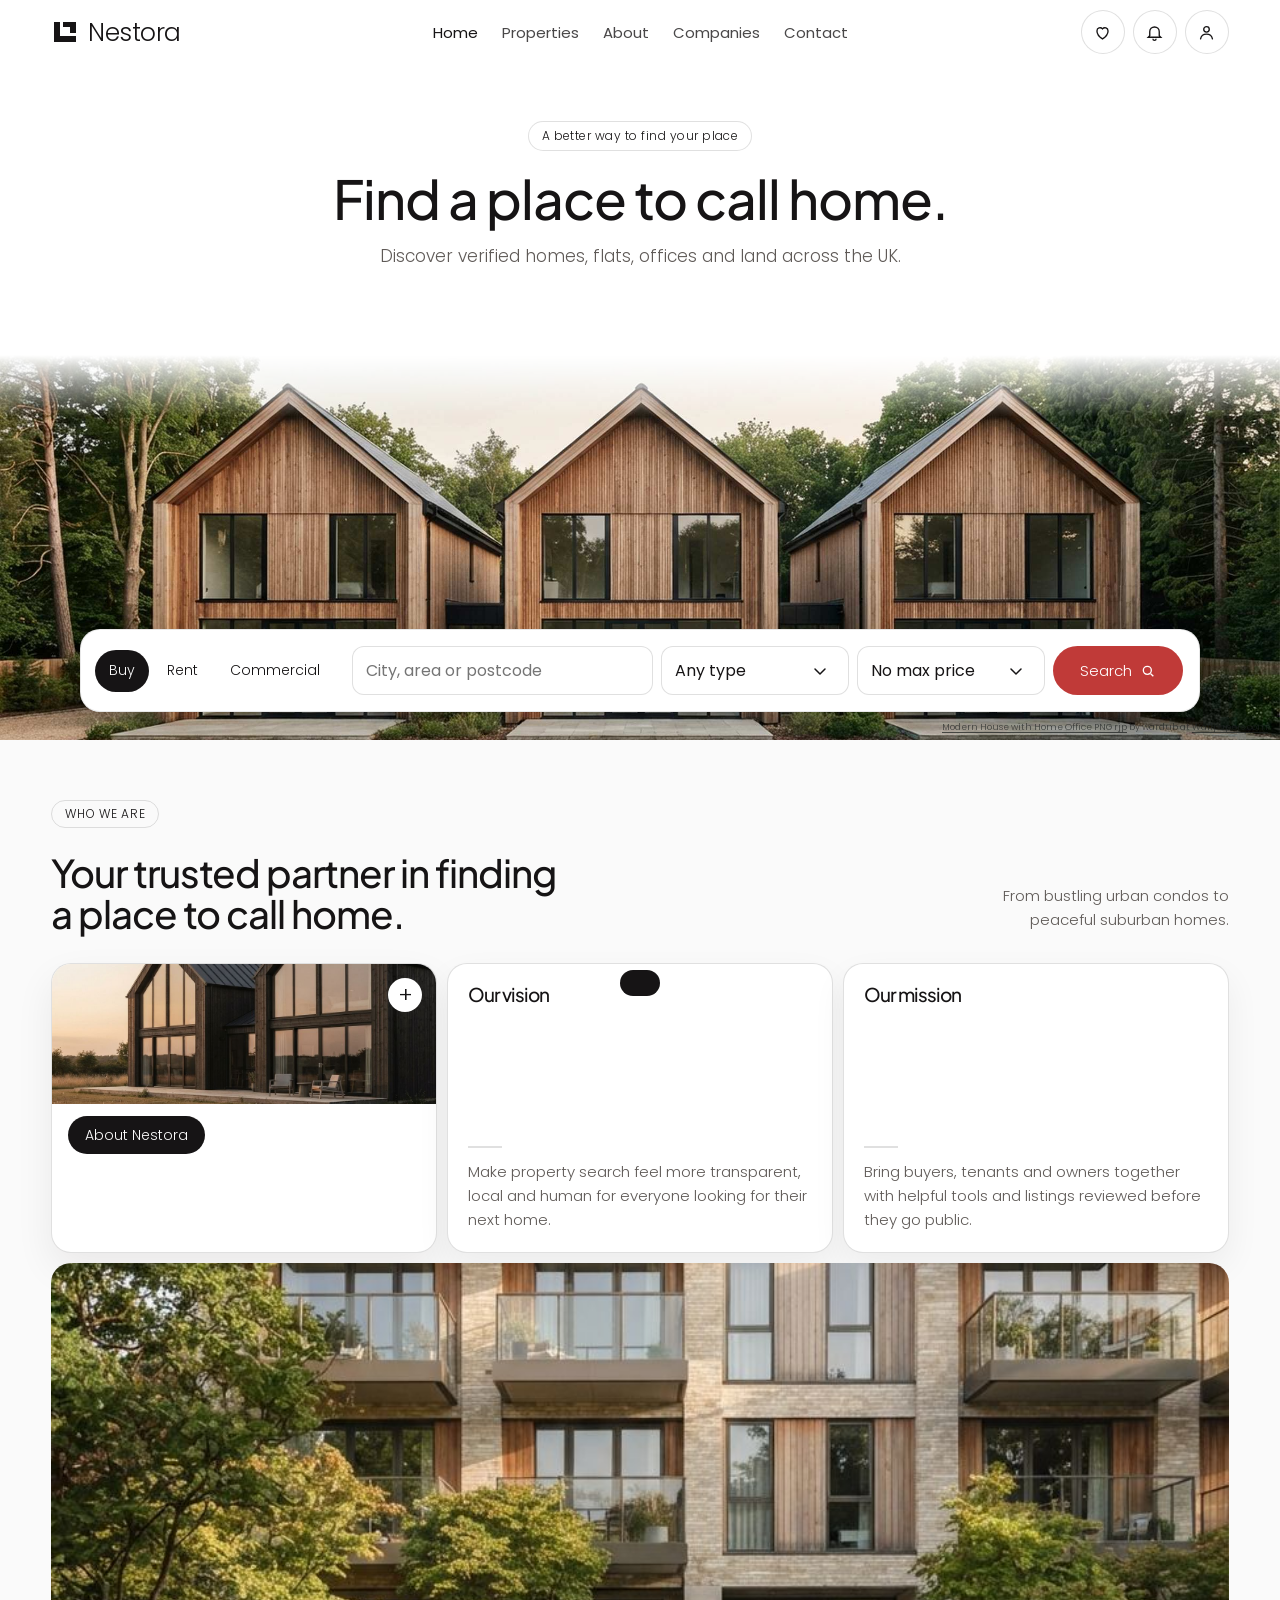
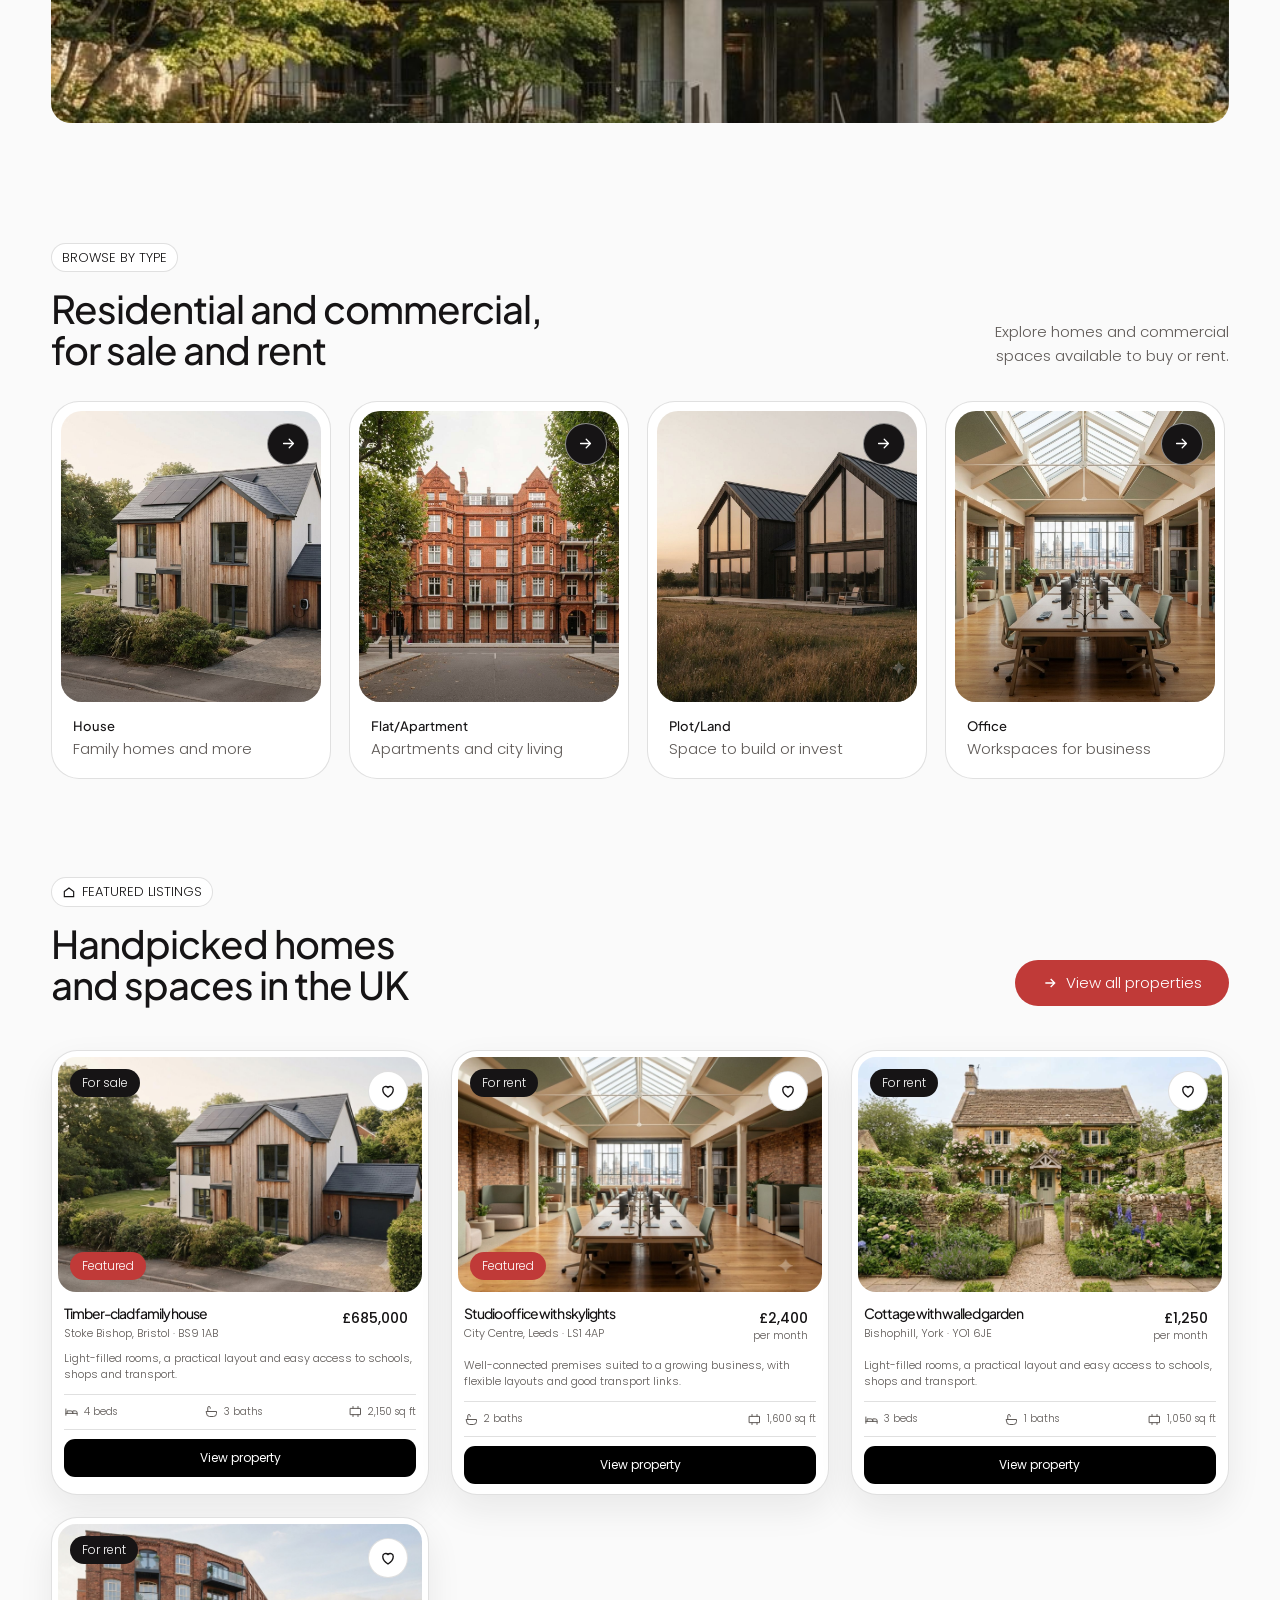
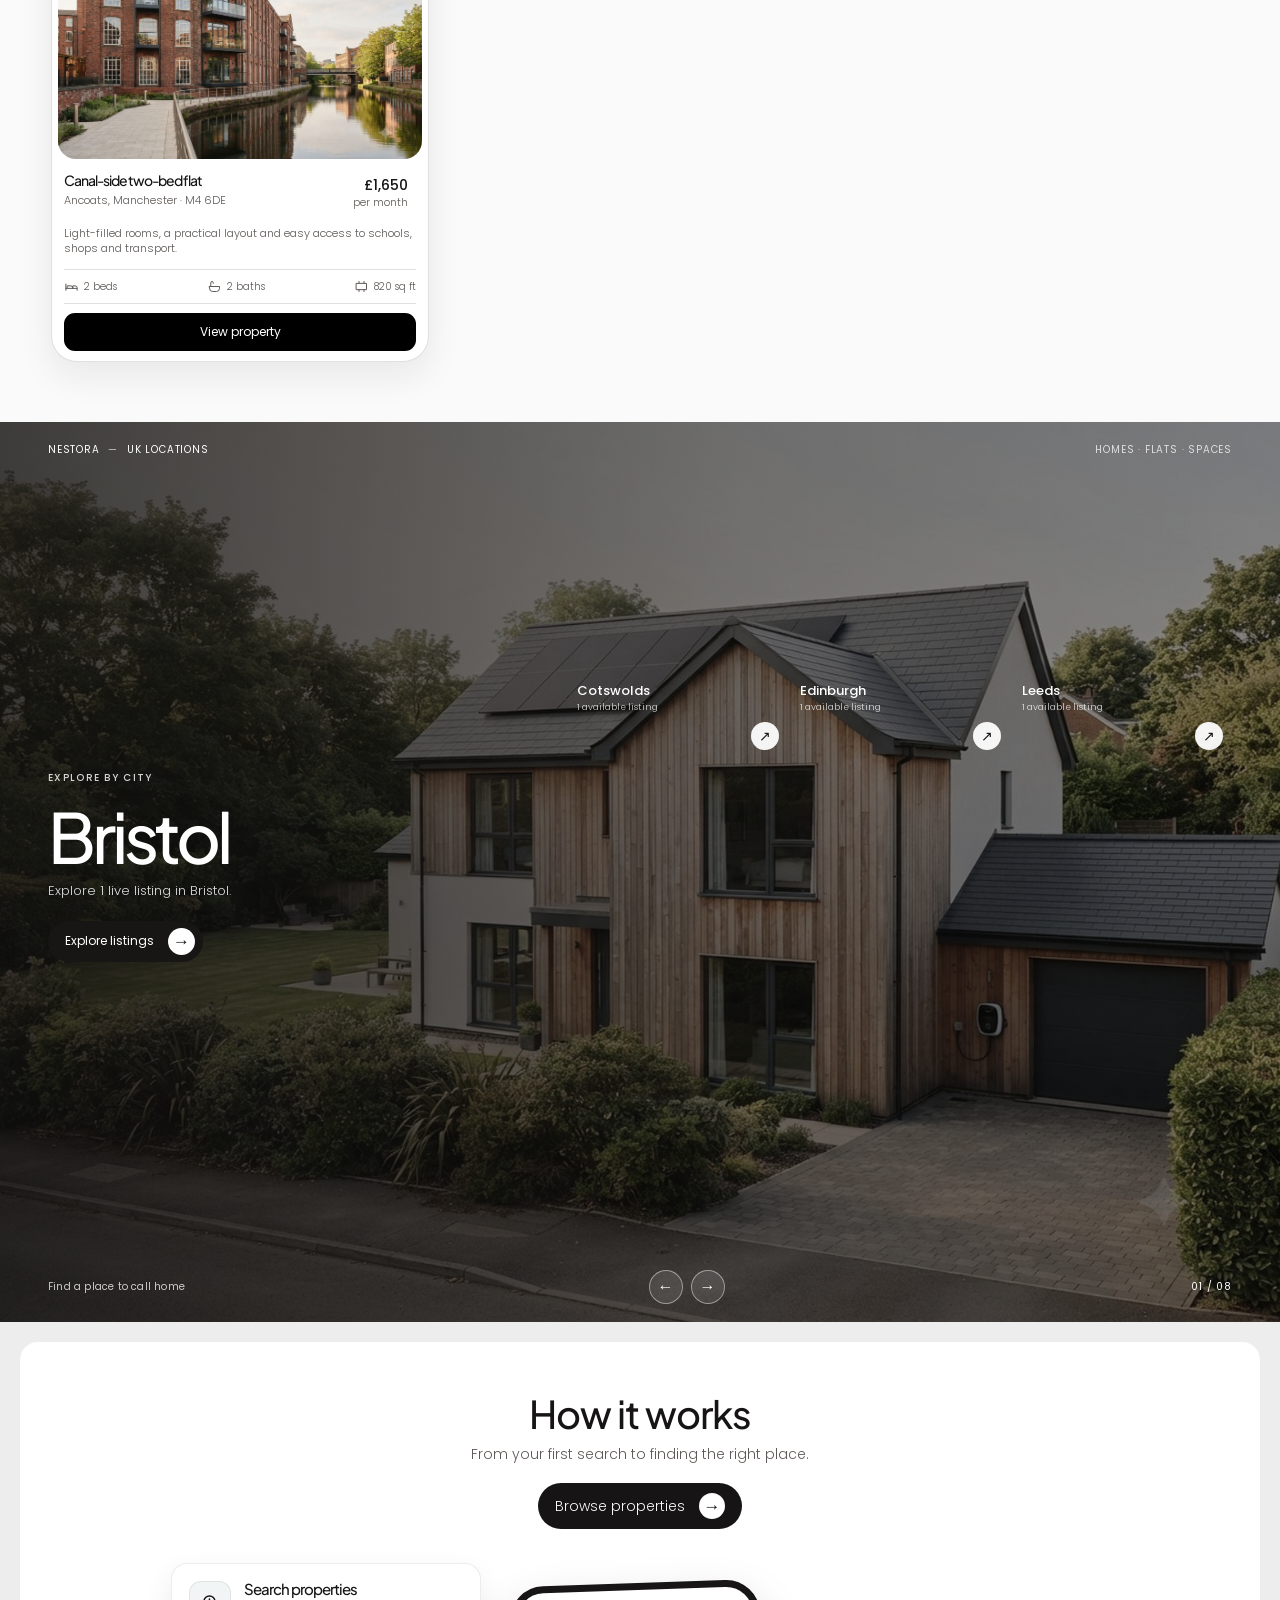
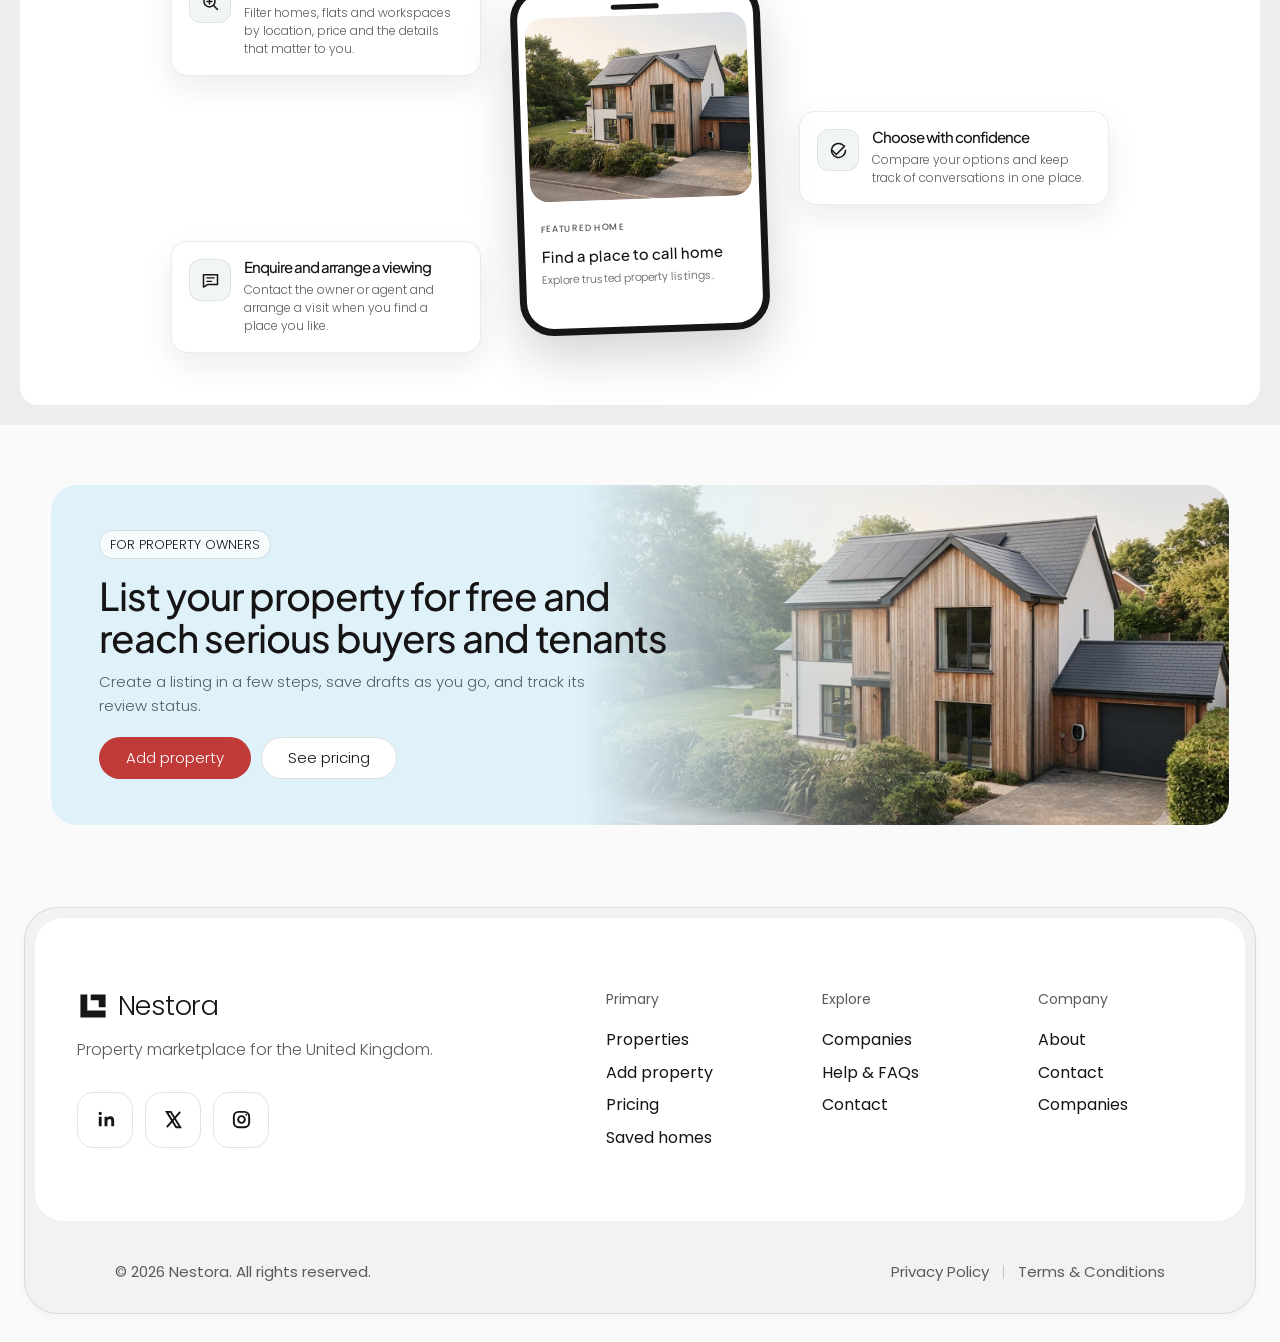
<file: index.html>
<!DOCTYPE html>
<html lang="en">
<head>
<meta charset="utf-8">
<meta name="viewport" content="width=device-width,initial-scale=1">
<title>Nestora Property Marlook if i clcik the etplace</title>
<meta name="description" content="Buy, rent and list residential and commercial property across the United Kingdom. Every listing reviewed before it goes live.">
<meta property="og:title" content="Nestora Property Marketplace">
<meta property="og:description" content="Homes, flats, offices and land for sale and rent across the UK.">
<meta property="og:image" content="img/hero.jpg">
<link rel="icon" href="favicon.svg" type="image/svg+xml">
<link rel="preconnect" href="https://fonts.googleapis.com"><link rel="preconnect" href="https://fonts.gstatic.com" crossorigin>
<link rel="stylesheet" href="https://fonts.googleapis.com/css2?family=Poppins:wght@200..900&display=swap">
<link rel="stylesheet" href="https://fonts.googleapis.com/css2?family=Plus+Jakarta+Sans:wght@200..800&display=swap">
<link rel="stylesheet" href="css/style.css?v=90">
</head>
<body>
<a href="#main" class="sr">Skip to content</a>
<header>
 <div class="wrap nav">
  <a class="logo" href="#home" aria-label="Nestora home"><svg viewBox="0 0 28 28"><path d="M3 4h6v14h16v6H3z" fill="currentColor"/><path d="M12 4h13v11h-6V9h-7z" fill="currentColor"/></svg>Nestora</a>
  <nav class="links" id="links" aria-label="Main">
   <a href="#home">Home</a><a href="#search">Properties</a><a href="#about">About</a><a href="#companies">Companies</a><a href="#contact">Contact</a>
  </nav>
  <div class="tools">
   <a class="ico hide-s" href="#favourites" aria-label="Favourites"><svg viewBox="0 0 24 24"><path d="M12 20s-7-4.4-7-10a4 4 0 0 1 7-2.6A4 4 0 0 1 19 10c0 5.6-7 10-7 10z" fill="none" stroke="currentColor" stroke-width="1.7"/></svg><b id="favn" hidden></b></a>
   <a class="ico" href="#notifications" aria-label="Notifications"><svg viewBox="0 0 24 24"><path d="M6 16V11a6 6 0 1 1 12 0v5l2 2H4zM10 20a2 2 0 0 0 4 0" fill="none" stroke="currentColor" stroke-width="1.7"/></svg><b id="notn" hidden></b></a>
   <a class="ico profile-icon" href="#profile" aria-label="My profile" title="My profile"><svg viewBox="0 0 24 24"><circle cx="12" cy="8" r="3.5" fill="none" stroke="currentColor" stroke-width="1.7"/><path d="M4.5 20c.8-4 3.2-6 7.5-6s6.7 2 7.5 6" fill="none" stroke="currentColor" stroke-width="1.7" stroke-linecap="round"/></svg></a>
   <button class="ico burger" id="burger" aria-label="Menu" aria-expanded="false"><svg viewBox="0 0 24 24"><path d="M4 7h16M4 12h16M4 17h16" stroke="currentColor" stroke-width="1.8"/></svg></button>
  </div>
 </div>
</header>

<main id="main">
<!-- HOME -->
<section data-view="home" class="on">
 <div class="hero">
  <div class="wrap hero-copy">
   <span class="hero-eyebrow">A better way to find your place</span>
   <h1>Find a place to call home.</h1>
   <p class="lead">Discover verified homes, flats, offices and land across the UK.</p>
  </div>
  <div class="heroart-pair">
   <img class="heroart heroart-old" src="img/hero.jpg" alt="Three modern timber-clad gabled houses on a lawn">
  </div>
  <small class="hero-credit"><a href="https://wallpapers.com/png/modern-house-with-home-office-png-rjp-8hvvwap47lovyqr3.html" target="_blank" rel="noopener noreferrer">Modern House with Home Office PNG rjp</a> by wardub at <a href="https://wallpapers.com/" target="_blank" rel="noopener noreferrer">Wallpapers.com</a></small>
  <div class="wrap hero-search">
   <form class="sbox" id="hsearch" role="search">
   <div class="tabs" role="tablist"><button type="button" class="on" data-p="Buy">Buy</button><button type="button" data-p="Rent">Rent</button><button type="button" data-p="Commercial">Commercial</button></div>
   <div class="sgrid">
    <input id="h-q" placeholder="City, area or postcode" aria-label="Location">
    <select id="h-cat" aria-label="Property type"><option value="">Any type</option></select>
    <select id="h-max" aria-label="Maximum price"></select>
    <button class="btn" type="submit">Search <svg class="ar" viewBox="0 0 24 24"><circle cx="11" cy="11" r="6" fill="none" stroke="currentColor" stroke-width="2"/><path d="M16 16l4 4" stroke="currentColor" stroke-width="2"/></svg></button>
   </div>
   </form>
  </div>
 </div>
 <section class="band about-landing" aria-labelledby="landing-about-title">
  <div class="wrap">
   <span class="about-kicker">Who we are</span>
   <div class="about-landing-heading">
    <h2 class="about-landing-title" id="landing-about-title">Your trusted partner in finding<br><em class="i">a place to call home.</em></h2>
    <p class="about-landing-subtitle">From bustling urban condos to peaceful suburban homes.</p>
   </div>
   <div class="about-cards">
    <article class="about-feature">
     <div class="about-feature-image"><img src="img/about-home.jpg" alt="Contemporary timber homes in a peaceful countryside setting" loading="lazy"><span aria-hidden="true">+</span></div>
     <div class="about-feature-copy"><a class="btn d s" href="#about">About Nestora</a></div>
    </article>
    <article class="about-pillar">
     <h3>Our vision</h3>
     <div class="about-pillar-bottom"><p>Make property search feel more transparent, local and human for everyone looking for their next home.</p></div>
    </article>
    <article class="about-pillar">
     <h3>Our mission</h3>
     <div class="about-pillar-bottom"><p>Bring buyers, tenants and owners together with helpful tools and listings reviewed before they go public.</p></div>
    </article>
   </div>
   <figure class="about-panorama"><video class="about-panorama-video" autoplay muted loop playsinline preload="metadata" poster="img/about-page.jpg" aria-hidden="true"><source src="img/about-panorama.mp4" type="video/mp4"></video></figure>
  </div>
 </section>
 <div class="band browse-types"><div class="wrap">
  <span class="chip">Browse by type</span>
  <div class="head browse-types-head" style="margin-bottom:28px"><h2>Residential and commercial, <em class="i">for sale and rent</em></h2><p class="browse-types-subtitle">Explore homes and commercial spaces available to buy or rent.</p></div>
  <div class="cats" id="cats"></div>
 </div></div>
 <div class="band"><div class="wrap">
  <div class="head"><div><span class="chip"><svg viewBox="0 0 24 24"><path d="M4 11l8-6 8 6v9H4z" fill="none" stroke="currentColor" stroke-width="2"/></svg>Featured listings</span><h2>Handpicked homes and spaces <em class="i">in <span id="fcty">the UK</span></em></h2></div>
  <a class="btn" href="#search"><svg class="ar" viewBox="0 0 24 24"><path d="M5 12h14M13 6l6 6-6 6" fill="none" stroke="currentColor" stroke-width="2"/></svg>View all properties</a></div>
  <div class="cards" id="featured"></div>
 </div></div>
 <div class="band city-listings"><div class="wrap">
  <section class="city-showcase" id="city-showcase" aria-label="Explore properties by city" aria-roledescription="carousel">
   <div class="city-showcase-backdrop" id="city-showcase-backdrop" aria-hidden="true"></div>
   <div class="city-showcase-inner">
    <div class="city-showcase-top"><span>NESTORA <b>—</b> UK LOCATIONS</span><span>HOMES · FLATS · SPACES</span></div>
    <div class="city-showcase-main">
     <div class="city-showcase-copy"><span>EXPLORE BY CITY</span><h2 id="city-feature-title"></h2><p id="city-feature-description"></p><button class="city-explore" id="city-explore" type="button" data-city="">Explore listings <span aria-hidden="true">→</span></button></div>
     <div class="city-showcase-cards" id="city-listings" aria-label="More cities"></div>
    </div>
    <div class="city-showcase-footer"><span>Find a place to call home</span><div class="city-showcase-controls"><button type="button" data-city-step="-1" aria-label="Previous city">←</button><button type="button" data-city-step="1" aria-label="Next city">→</button></div><span id="city-showcase-count"></span></div>
   </div>
  </section>
 </div></div>
 <div class="band how-it-works"><div class="wrap"><div class="how-panel">
  <header class="how-heading"><h2>How it works</h2><p>From your first search to finding the right place.</p><a class="btn d s how-cta" href="#search">Browse properties <span aria-hidden="true">→</span></a></header>
  <div class="how-layout">
   <div class="how-visual"><div class="how-phone">
    <div class="how-phone-top"><span></span></div>
    <img src="img/UK-10421.jpg" alt="A modern family home surrounded by greenery" loading="lazy">
    <div class="how-phone-info"><span>FEATURED HOME</span><strong>Find a place to call home</strong><p>Explore trusted property listings.</p></div>
   </div></div>
   <div class="how-steps">
    <article class="how-step"><span class="how-step-icon" aria-hidden="true"><svg viewBox="0 0 24 24"><circle cx="10.8" cy="10.8" r="6.3"/><path d="m16 16 4 4M8 10.8h5.6M10.8 8v5.6"/></svg></span><div><h3>Search properties</h3><p>Filter homes, flats and workspaces by location, price and the details that matter to you.</p></div></article>
    <article class="how-step"><span class="how-step-icon" aria-hidden="true"><svg viewBox="0 0 24 24"><path d="M4 5.5h16v11H9l-5 3z"/><path d="M8 9h8M8 13h5"/></svg></span><div><h3>Enquire and arrange a viewing</h3><p>Contact the owner or agent and arrange a visit when you find a place you like.</p></div></article>
    <article class="how-step"><span class="how-step-icon" aria-hidden="true"><svg viewBox="0 0 24 24"><path d="m5 12 4.5 4.5L19 7"/><path d="M20 12a8 8 0 1 1-2.3-5.7"/></svg></span><div><h3>Choose with confidence</h3><p>Compare your options and keep track of conversations in one place.</p></div></article>
   </div>
  </div>
 </div></div></div>
 <section class="band owner-banner"><div class="wrap">
  <div class="owner-promo">
   <div class="owner-promo-image"><img src="img/UK-10421.jpg" alt="Contemporary family home" loading="lazy"></div>
   <div class="owner-promo-copy"><span class="chip">For property owners</span><h2>List your property <em class="i">for free</em> and reach serious buyers and tenants</h2><p>Create a listing in a few steps, save drafts as you go, and track its review status.</p>
    <div class="owner-promo-actions"><a class="btn" href="#add-property">Add property</a><a class="btn w" href="#plans">See pricing</a></div>
   </div>
  </div>
 </div></section>
</section>

<!-- SEARCH -->
<section data-view="search"><div class="wrap">
 <div class="search-hero">
  <img src="img/modern-house-with-home-office.png?v=2" alt="" aria-hidden="true">
  <div class="search-hero-copy">
   <span class="chip">Welcome to Nestora</span>
   <h1 id="stitle">Manage Your Property</h1>
   <p>You'll have everything nearby: shops, buses, stations, cinemas, theatres and more.</p>
  </div>
 </div>
 <nav class="search-categories" id="search-categories" aria-label="Browse property categories">
  <button class="search-category is-active" type="button" data-search-cat="">All properties</button>
  <button class="search-category" type="button" data-search-cat="House">Houses</button>
  <button class="search-category" type="button" data-search-cat="Flat/Apartment">Apartments</button>
  <button class="search-category" type="button" data-search-cat="Plot/Land">Land</button>
  <button class="search-category" type="button" data-search-cat="Office">Offices</button>
  <button class="search-category" type="button" data-search-cat="Retail">Retail</button>
  <button class="search-category" type="button" data-search-cat="Warehouse">Warehouses</button>
 </nav>
 <div class="lay">
  <form class="filters closed" id="filters" aria-label="Filters"></form>
  <div>
   <div class="bar">
    <div style="display:flex;gap:10px;align-items:center;flex-wrap:wrap"><button class="btn g s ftoggle" id="ftog" type="button">Filters</button><b id="count" style="font:300 17px var(--hd)"></b></div>
    <div style="display:flex;gap:8px;flex-wrap:wrap;align-items:center">
     <select id="sort" aria-label="Sort"><option value="rel">Relevance</option><option value="new">Newest</option><option value="lo">Price: low to high</option><option value="hi">Price: high to low</option></select>
     <div class="seg"><button type="button" class="on" data-m="list">List</button><button type="button" data-m="map">Map</button></div>
    </div>
   </div>
   <div class="pills" id="active"></div>
   <div id="results"></div>
   <div class="pager" id="pager"></div>
  </div>
 </div>
</div></section>

<!-- PROPERTY -->
<section data-view="property"><div class="wrap" id="prop" style="padding:36px 0 80px"></div></section>

<!-- ADD PROPERTY -->
<section data-view="add-property"><div class="wrap" style="padding-bottom:80px">
 <div class="page-h"><span class="chip">Add property</span><h1 style="margin-top:14px;font-size:clamp(30px,3.6vw,42px)">List your property <em class="i">in eight steps</em></h1><p style="margin-top:10px;color:var(--mut)">Submitting sends your listing for review. It is not public until an administrator approves it.</p></div>
 <div class="wiz"><ol class="wsteps" id="wsteps"></ol><form class="panel" id="wform" novalidate></form></div>
</div></section>

<!-- DASHBOARD -->
<section data-view="dashboard"><div class="wrap" style="padding-bottom:80px">
 <nav class="profile-subnav" aria-label="Account pages"><a href="#bookings">My bookings</a><a class="on" href="#dashboard">My listings</a><a href="#profile">Profile</a></nav>
 <div class="page-h head" style="margin:0"><div><span class="chip">My dashboard</span><h1 style="margin-top:14px;font-size:clamp(30px,3.6vw,42px)">Your listings <em class="i">and activity</em></h1></div><a class="btn" href="#add-property">+ Add property</a></div>
 <div class="dtabs" id="dtabs"></div>
 <div id="dlist"></div>
 <div id="company-booking-list"></div>
</div></section>

<!-- FAVOURITES -->
<section data-view="favourites"><div class="wrap" style="padding-bottom:80px">
 <div class="page-h"><span class="chip">Shortlist</span></div>
 <div id="favs"></div>
 <h2 id="compare-heading" style="margin:56px 0 20px;font-size:28px" hidden>Compare</h2>
 <div id="cmptable"></div>
</div></section>

<!-- ACCOUNT -->
<section data-view="account"><div class="wrap band"><div class="auth panel" id="auth"></div></div></section>

<!-- PROFILE -->
<section data-view="profile"><div class="wrap account-hub" style="padding-bottom:80px">
 <div class="profile-cover"></div>
 <div class="profile-identity" id="profile-hero"></div>
 <nav class="profile-subnav profile-tabs" aria-label="Account pages" data-hub-tabs role="tablist"><button type="button" role="tab" aria-selected="false" data-hub-tab="bookings">My bookings</button><button type="button" role="tab" aria-selected="false" data-hub-tab="dashboard">My listings</button><button type="button" role="tab" aria-selected="true" class="on" data-hub-tab="profile">Profile</button></nav>
 <div class="account-hub-panel" data-hub-panel="bookings" role="tabpanel" hidden><div class="bookings-heading"><div><span class="chip">Viewing requests</span><h1>Bookings</h1><p>You can see all your viewing bookings below.</p></div><a class="btn g s" href="#search">Find a property</a></div><div class="booking-tabs" id="hub-booking-tabs" role="tablist" aria-label="Booking status"></div><div id="hub-booking-list"></div></div>
 <div class="account-hub-panel" data-hub-panel="dashboard" role="tabpanel" hidden><div class="page-h head" style="margin:0"><div><span class="chip">My dashboard</span><h1 style="margin-top:14px;font-size:clamp(30px,3.6vw,42px)">Your listings <em class="i">and activity</em></h1></div><a class="btn" href="#add-property">+ Add property</a></div><div class="dtabs" id="hub-dtabs"></div><div id="hub-dlist"></div><div id="hub-company-booking-list"></div></div>
 <div class="account-hub-panel" data-hub-panel="profile" role="tabpanel"><div class="g2" style="align-items:start" id="profile"></div></div>
</div></section>

<!-- NOTIFICATIONS -->
<section data-view="notifications"><div class="wrap" style="padding-bottom:80px;max-width:860px">
 <div class="page-h head" style="margin:0"><div><span class="chip">Notifications</span><h1 style="margin-top:14px;font-size:clamp(30px,3.6vw,42px)">Updates</h1></div><button class="btn g s" id="markall" type="button">Mark all as read</button></div>
 <div id="nlist"></div>
</div></section>

<!-- VIEWING BOOKINGS -->
<section data-view="bookings"><div class="wrap bookings-page">
 <nav class="profile-subnav" aria-label="Account pages" data-account-tabs><a class="on" href="#bookings" aria-current="page">My bookings</a><a href="#dashboard">My listings</a><a href="#profile">Profile</a></nav>
 <div class="bookings-heading"><div><span class="chip">Viewing requests</span><h1>Bookings</h1><p>You can see all your viewing bookings below.</p></div><a class="btn g s" href="#search">Find a property</a></div>
 <div class="booking-tabs" id="booking-tabs" role="tablist" aria-label="Booking status"></div>
 <div id="booking-list"></div>
</div></section>

<!-- PLANS -->
<section data-view="plans"><div class="wrap" style="padding-bottom:80px">
 <div class="page-h"><span class="chip">Simple pricing</span><h1 style="margin-top:14px;font-size:clamp(30px,3.6vw,42px)">Plans for UK property owners</h1><p style="margin-top:10px;color:var(--mut)">All prices are shown in GBP.</p></div>
 <div class="plans" id="plans"></div>
 <h2 style="margin:56px 0 16px;font-size:26px">Subscription &amp; payment history</h2>
 <div id="payhist"></div>
</div></section>

<!-- COMPANIES -->
<section data-view="companies"><div class="wrap" style="padding-bottom:80px">
 <div class="page-h company-directory-banner"><img class="company-directory-image" src="img/3d-house-property-illustration.png" alt="White house with a terracotta roof"><div class="company-directory-copy"><span class="company-directory-eyebrow">Welcome to Nestora</span><h1>Agencies and property managers</h1><p>A verified company has had its business details checked. Each listing is reviewed on its own before appearing on Nestora.</p></div></div>
 <div class="comp" id="comps"></div>
</div></section>
<section data-view="company"><div class="wrap" style="padding-bottom:80px" id="company"></div></section>

<!-- STATIC -->
<section data-view="about"><div class="wrap about-page">
 <section class="about-benefits" aria-labelledby="about-benefits-title"><div class="about-benefits-copy"><span class="about-section-label">ABOUT NESTORA</span><h1 id="about-benefits-title">Find the right place with a clearer view of what matters.</h1><p>Explore homes, land and commercial spaces with useful details up front. Compare options, learn who is advertising them and choose the next step that works for you.</p><a class="btn d" href="#search">Explore properties <span aria-hidden="true">→</span></a></div><img class="about-banner-art" src="img/hero.jpg" alt="Contemporary timber homes in a leafy setting" fetchpriority="high"></section>
 <section class="about-showcase" aria-label="Property marketplace highlights"><article class="about-showcase-small"><img src="img/about-home.jpg" alt="A modern family home surrounded by greenery" loading="lazy"><div><span class="about-stat">01</span><h2>More ways to find your fit</h2><p>Browse residential, land and commercial listings in one place.</p></div></article><article class="about-showcase-wide"><img src="img/about-page.jpg" alt="A leafy neighbourhood with homes and apartments" loading="lazy"><div><span class="about-stat">02</span><h2>Useful details, easy to compare</h2><p>See location, features and listing information together as you explore.</p></div></article></section>
 <section class="about-performance"><div class="about-performance-copy"><div class="about-section-label">← BUILT AROUND YOUR SEARCH</div><h2>Make a confident shortlist, at your own pace.</h2><p>Save properties that catch your eye, compare the details and get in touch with the advertiser when you are ready.</p><div class="about-benefit-pair"><article><span>⌂</span><h3>Save what stands out</h3><p>Keep interesting homes and spaces together while you explore.</p></article><article><span>↔</span><h3>Compare the details</h3><p>Review key features side by side before deciding what to see.</p></article></div></div><figure class="about-performance-image"><img src="img/modern-house-with-indoor-garden.png" alt="Contemporary home with an indoor garden" loading="lazy"><figcaption>Explore at your own pace</figcaption></figure></section>
 <section class="about-process"><div class="about-process-heading"><div class="about-section-label">← HOW IT WORKS</div><div><h2>A straightforward path from browsing to viewing.</h2><p>Start with what you need. Nestora helps you explore options and connect directly with the person or company advertising a property.</p></div></div><div class="about-process-steps"><article><img src="img/UK-10433-living-room.png" alt="Bright living room in a listed home" loading="lazy"><div><b>01</b><h3>Explore listings</h3><p>Browse by property type, location and the features that matter to you.</p></div></article><article><img src="img/UK-10433-bedroom.png" alt="Bedroom inside a listed home" loading="lazy"><div><b>02</b><h3>Compare and save</h3><p>Keep a shortlist and compare property details at a glance.</p></div></article><article><img src="img/UK-10433-kitchen.png" alt="Kitchen inside a listed home" loading="lazy"><div><b>03</b><h3>Contact the advertiser</h3><p>Ask questions and arrange a viewing with the listed owner or company.</p></div></article></div></section>
 <section class="about-trust"><div class="about-trust-heading"><span class="about-section-label">HOW TRUST WORKS</span><h2>Two checks. Each with its own purpose.</h2><p>Company verification and property review are separate steps, so a verified profile never means a listing is automatically approved.</p><a class="btn d" href="#companies">Browse company profiles <span aria-hidden="true">→</span></a></div><div class="about-trust-checks"><article><img class="about-trust-photo" src="img/UK-10458.jpg" alt="Red-brick apartment building among mature trees" loading="lazy"><div><small>01 · COMPANY</small><h3>Business details checked</h3><p>Verification confirms the company’s business details.</p></div></article><article><img class="about-trust-photo" src="img/UK-10480.jpg" alt="Stone cottage with a garden" loading="lazy"><div><small>02 · PROPERTY</small><h3>Listing reviewed individually</h3><p>Every property receives its own review before appearing on Nestora.</p></div></article></div></section>
</div></section>
<section data-view="help"><div class="wrap" style="padding-bottom:80px;max-width:960px">
 <div class="page-h"><span class="chip">Help / FAQ</span><h1 style="margin-top:14px;font-size:clamp(30px,3.6vw,42px)">Questions, <em class="i">answered</em></h1></div>
 <div id="faq"></div>
</div></section>
<section data-view="contact"><div class="wrap contact-page">
 <div class="contact-hero"><div class="contact-hero-copy"><span class="contact-eyebrow">CONTACT NESTORA</span><h1>Get in touch<br>with us.</h1><p>Have a question about a property, your account or working with Nestora? Send us a note and our team will get back to you.</p></div>
  <form class="contact-form" id="cform" novalidate>
   <div class="contact-form-row"><label class="f">First name<input name="name" required autocomplete="given-name" placeholder="Your first name"></label><label class="f">Last name<input name="lastName" autocomplete="family-name" placeholder="Your last name"></label></div>
   <div class="contact-form-row"><label class="f">Phone number<input name="phone" type="tel" autocomplete="tel" placeholder="Your phone number"></label><label class="f">Email address<input name="email" type="email" required autocomplete="email" placeholder="you@example.com"></label></div>
   <label class="f">Business name <span class="contact-optional">(optional)</span><input name="business" autocomplete="organization" placeholder="Your business name"></label>
   <label class="f">Message<textarea name="msg" required placeholder="How can we help?"></textarea></label>
   <label class="ck"><input type="checkbox" name="consent" required> I agree to Nestora using these details to reply to me.</label>
   <button class="contact-submit" type="submit">Send message <span aria-hidden="true">→</span></button>
  </form>
 </div>
 <div class="contact-offices"><div><span class="contact-eyebrow">WE’RE HERE TO HELP</span><h2>Our support team</h2><p>For property, account and listing questions, contact our UK support team.</p></div><div class="contact-office-detail"><small>UNITED KINGDOM</small><strong>Online support</strong><span>Send us a message using the form above.</span></div></div>
</div></section>
<section data-view="privacy"><div class="wrap band"><div class="prose"><span class="chip" style="justify-self:start">Privacy</span><h2 style="color:var(--ink)">Privacy notice</h2>
 <p class="note">Draft for review by a qualified UK legal adviser before launch (UK GDPR and the Data Protection Act 2018).</p>
 <h3>What we collect</h3><p>Account details (name, email and phone), listings you submit, enquiries and viewing requests, payment records and your communication preferences with consent timestamps.</p>
 <h3>Private documents</h3><p>Identity and ownership documents are stored privately, are never published with a listing and are only seen by you and authorised reviewers. Access to them is logged.</p>
 <h3>Your choices</h3><p>You can update your details, change notification preferences and request deactivation or deletion from your profile at any time.</p></div></div></section>
<section data-view="terms"><div class="wrap band"><div class="prose"><span class="chip" style="justify-self:start">Terms</span><h2 style="color:var(--ink)">Terms of use</h2>
 <p class="note">Draft for legal review.</p>
 <h3>Listings</h3><p>You may only advertise a property you own or are authorised to advertise. Every listing is reviewed; we may request changes, reject or suspend a listing.</p>
 <h3>Paid plans</h3><p>Price, duration, limits, renewal, cancellation and refund terms are shown before you pay. Paid features activate only once payment is confirmed. Recurring billing is always disclosed and needs your authorisation.</p>
 <h3>Our role</h3><p>Nestora is a marketplace and does not act as an estate agent or broker unless separately agreed.</p></div></div></section>
</main>

<footer><div class="wrap">
 <div class="fgrid">
  <div><a class="logo" href="#home"><svg viewBox="0 0 28 28"><path d="M3 4h6v14h16v6H3z" fill="currentColor"/><path d="M12 4h13v11h-6V9h-7z" fill="currentColor"/></svg>Nestora</a>
   <p style="color:var(--mut);margin-top:14px;max-width:300px">Property marketplace for the United Kingdom.</p>
   <div class="soc"><a href="#home" aria-label="LinkedIn"><svg viewBox="0 0 24 24"><path d="M5 9h3v10H5zM6.5 4a1.7 1.7 0 1 0 0 3.4A1.7 1.7 0 0 0 6.5 4ZM11 9h3v1.4c.6-1 1.6-1.7 3.1-1.7 2.6 0 3.9 1.6 3.9 4.5V19h-3v-5.2c0-1.5-.5-2.3-1.8-2.3s-2.2.9-2.2 2.6V19h-3z" fill="currentColor"/></svg></a><a href="#home" aria-label="X"><svg viewBox="0 0 24 24"><path d="M5 4h4.2l9.8 16h-4.2zM19 4 5 20" fill="none" stroke="currentColor" stroke-width="2"/></svg></a><a href="#home" aria-label="Instagram"><svg viewBox="0 0 24 24"><rect x="4" y="4" width="16" height="16" rx="5" fill="none" stroke="currentColor" stroke-width="2"/><circle cx="12" cy="12" r="3.5" fill="none" stroke="currentColor" stroke-width="2"/><circle cx="17" cy="7" r="1" fill="currentColor"/></svg></a></div></div>
  <nav aria-label="Primary"><span class="fcol-title">Primary</span><a href="#search">Properties</a><a href="#add-property">Add property</a><a href="#plans">Pricing</a><a href="#favourites">Saved homes</a></nav>
  <nav aria-label="Explore"><span class="fcol-title">Explore</span><a href="#companies">Companies</a><a href="#help">Help &amp; FAQs</a><a href="#contact">Contact</a></nav>
  <nav aria-label="Company"><span class="fcol-title">Company</span><a href="#about">About</a><a href="#contact">Contact</a><a href="#companies">Companies</a></nav>
 </div>
 <div class="fbot"><span>© 2026 Nestora. All rights reserved.</span><span><a href="#privacy">Privacy Policy</a><i aria-hidden="true"></i><a href="#terms">Terms &amp; Conditions</a></span></div>
</div></footer>

<div class="cmpbar" id="cmpbar"><span id="cmpn"></span><a class="btn s" href="#favourites">Compare now</a></div>
<div class="modal" id="modal" role="dialog" aria-modal="true"><div class="mbox" id="mbox"></div></div>
<div class="toast" id="toast" role="status"></div>

<script src="js/app.js?v=32" defer></script>
</body>
</html>
</file>
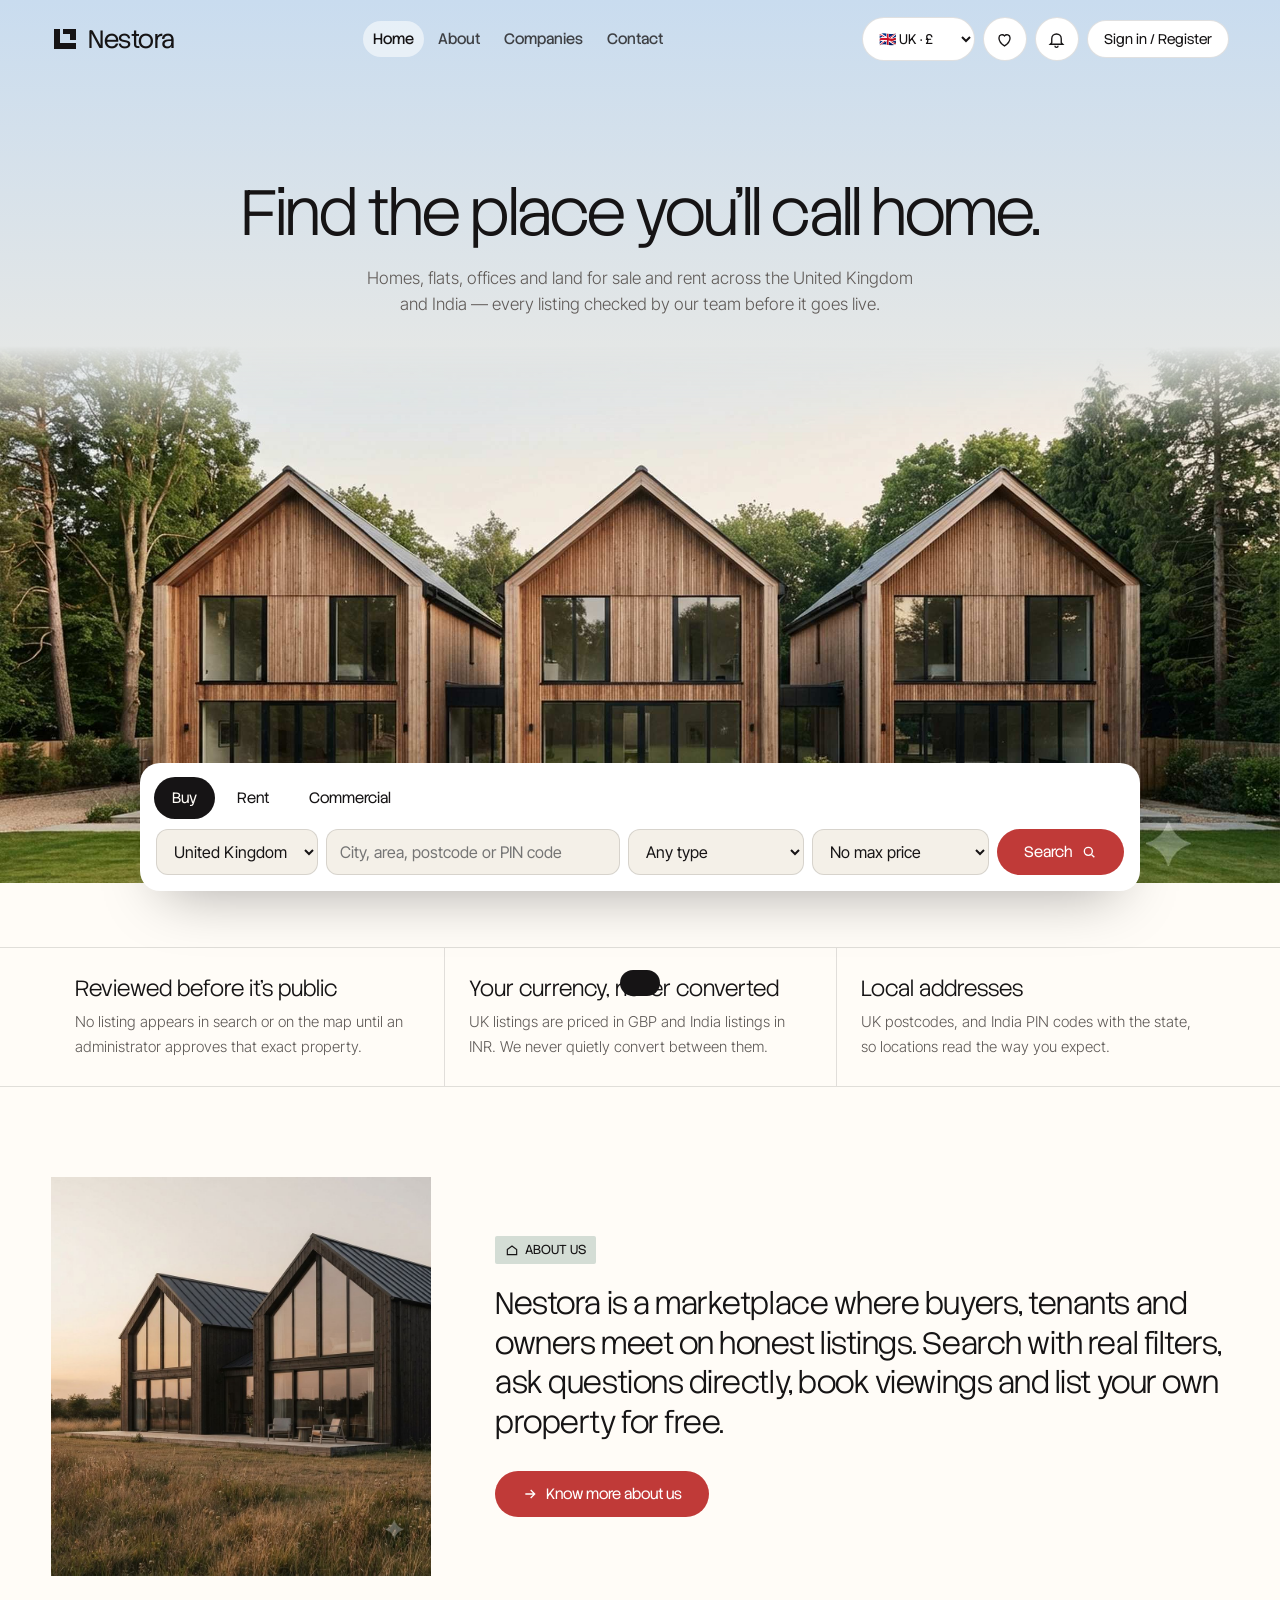
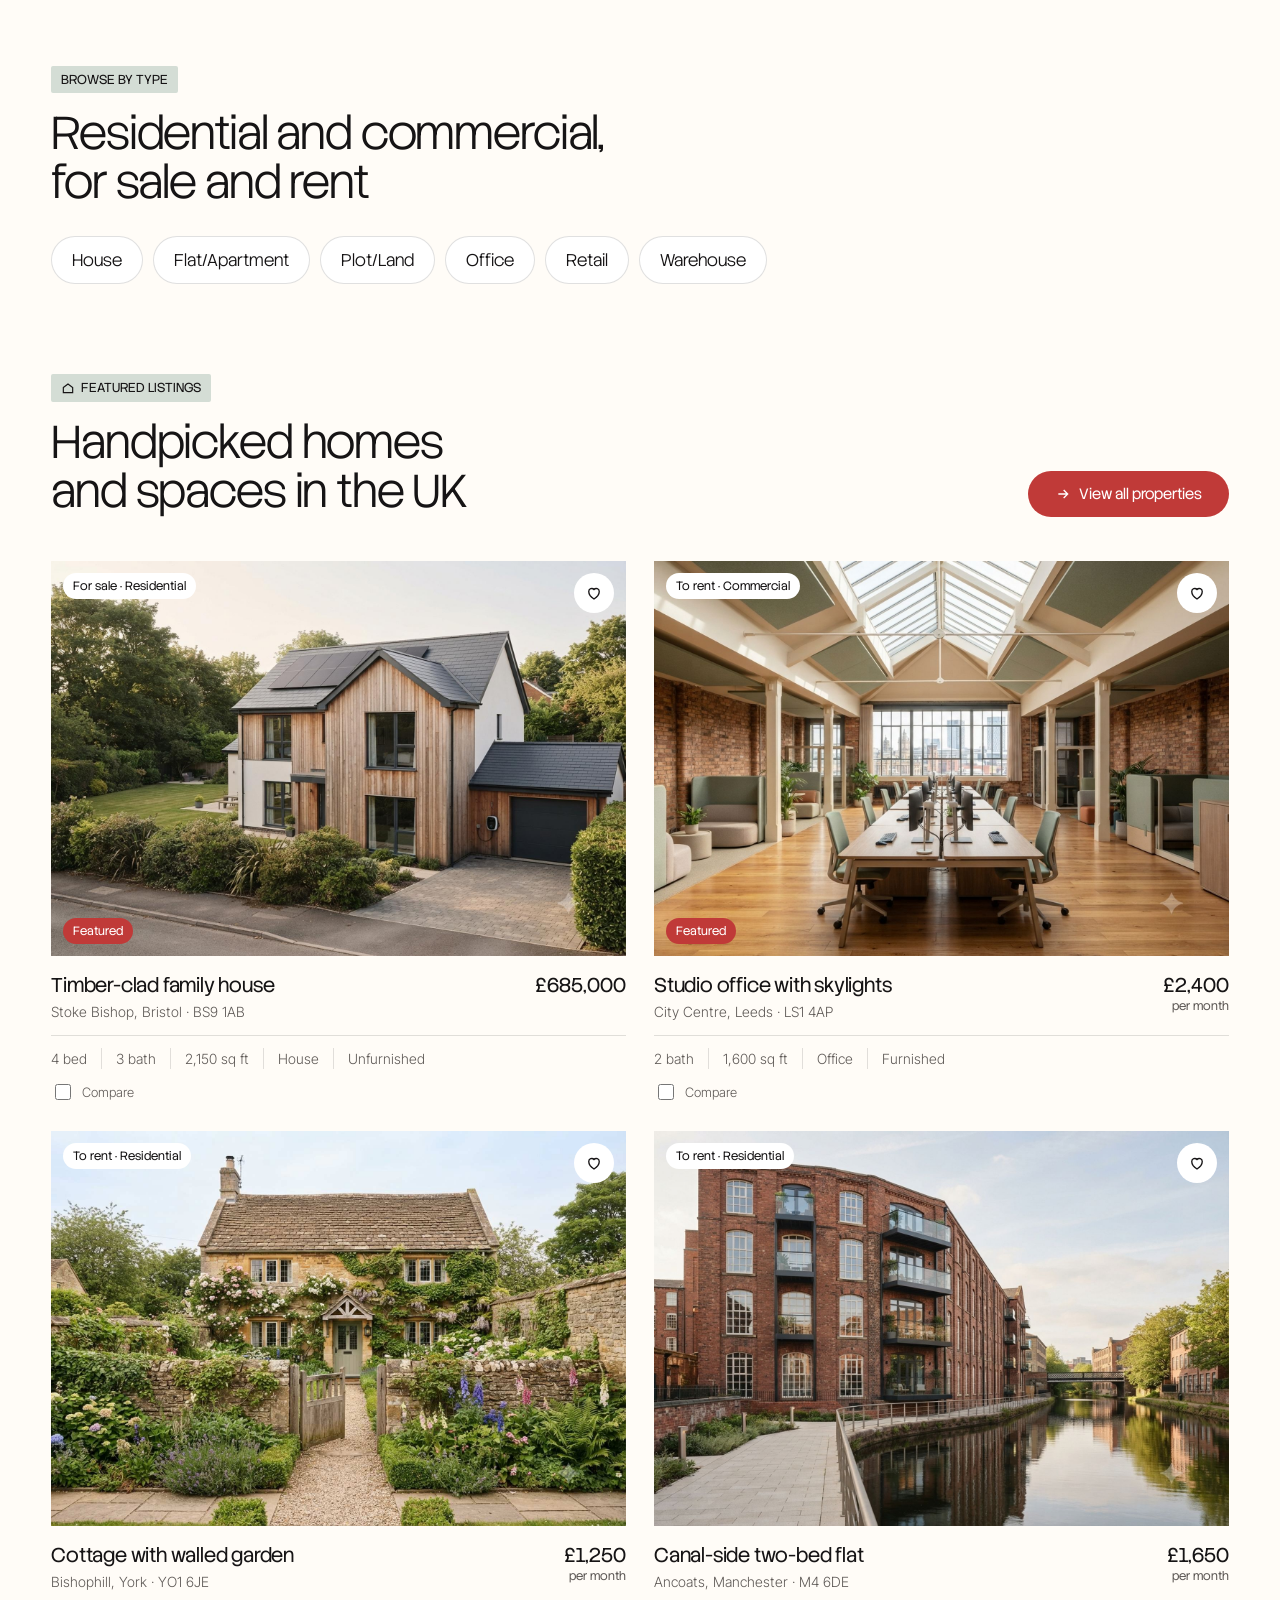
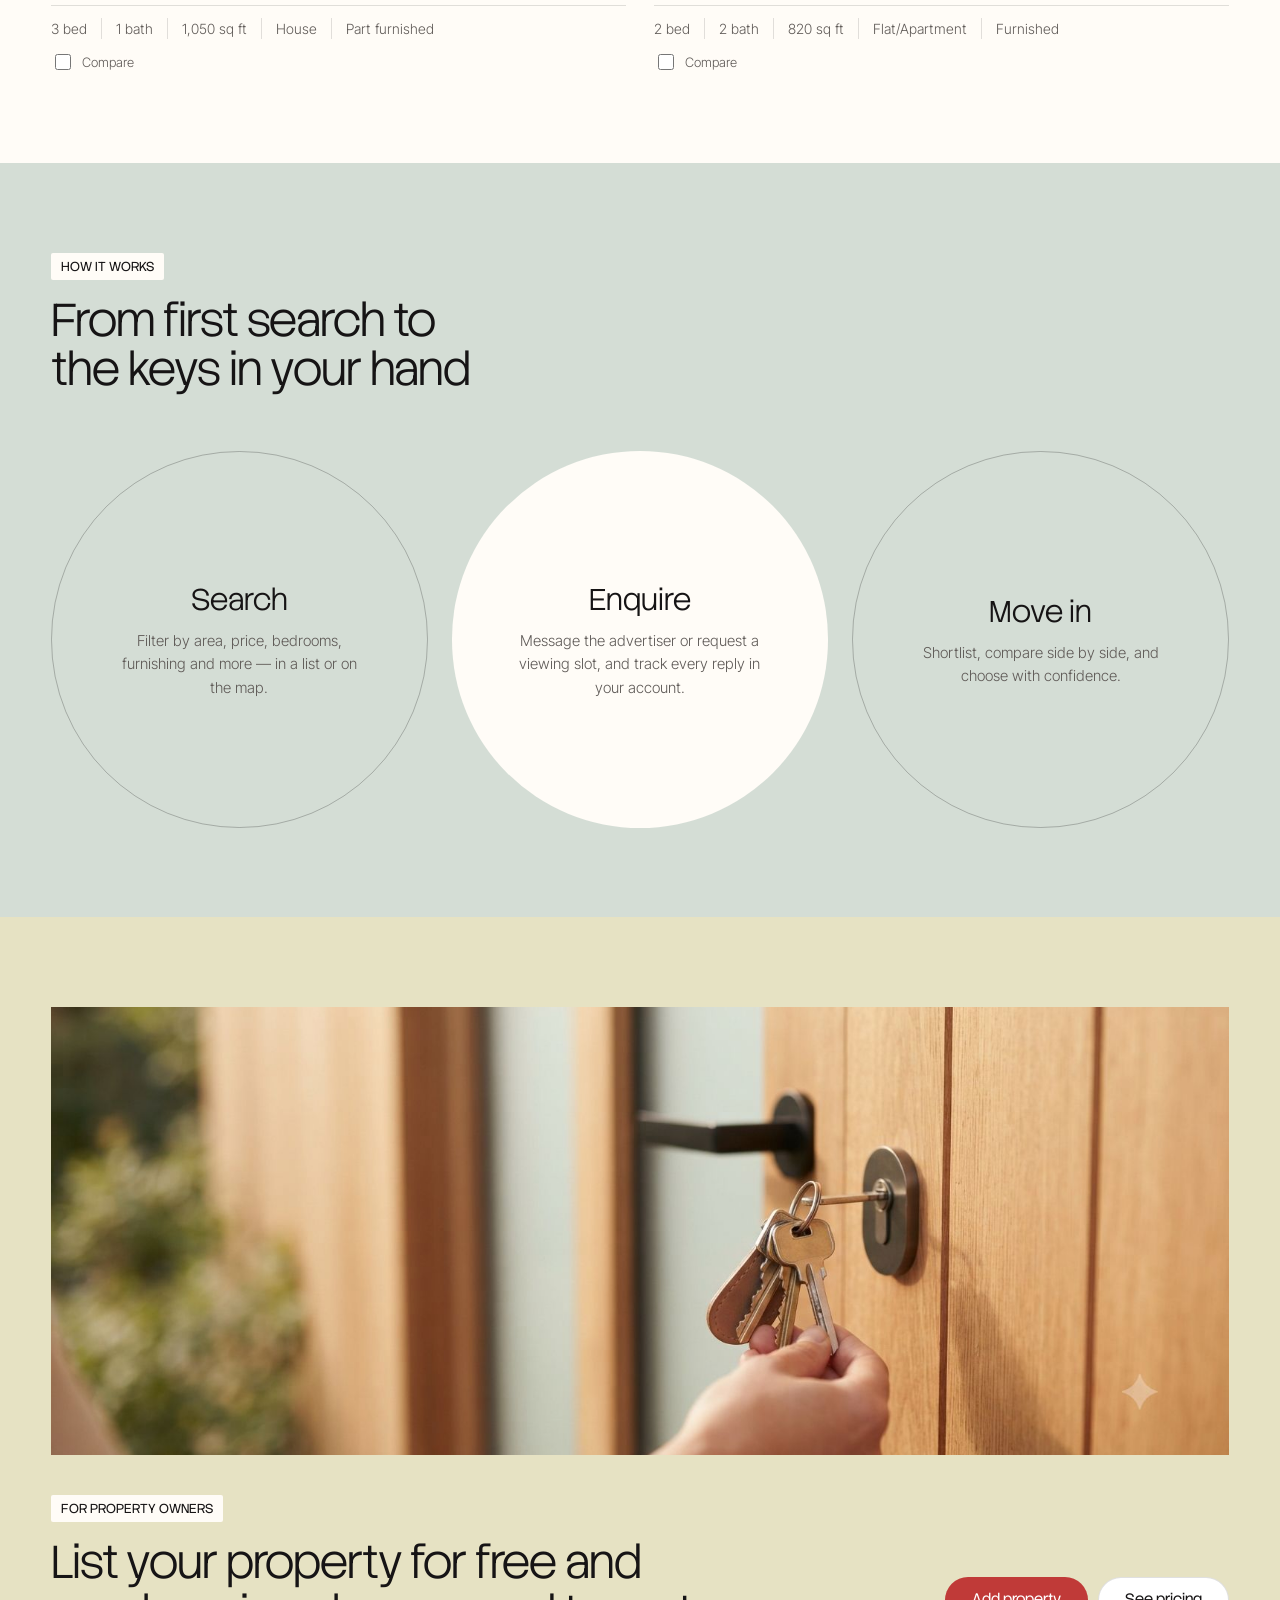
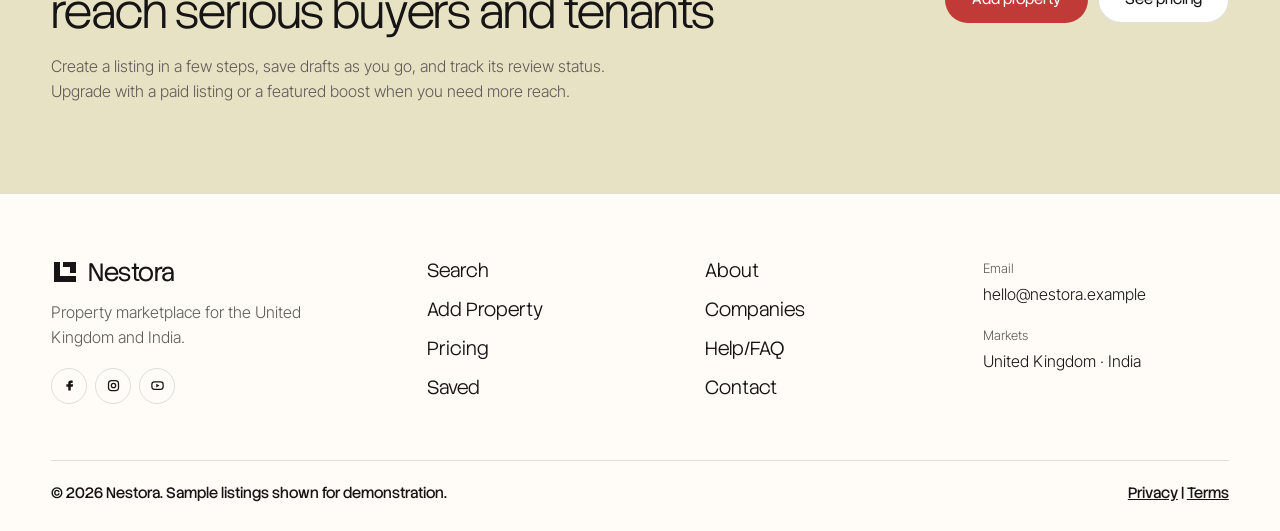
<file: Nestora-Website/index.html>
<!DOCTYPE html>
<html lang="en">
<head>
<meta charset="utf-8">
<meta name="viewport" content="width=device-width,initial-scale=1">
<title>Nestora Property Marketplace</title>
<meta name="description" content="Buy, rent and list residential and commercial property in the United Kingdom and India. Every listing reviewed before it goes live.">
<meta property="og:title" content="Nestora Property Marketplace">
<meta property="og:description" content="Homes, flats, offices and land for sale and rent across the UK and India.">
<meta property="og:image" content="img/hero.jpg">
<link rel="icon" href="favicon.svg" type="image/svg+xml">
<link rel="preconnect" href="https://fonts.googleapis.com"><link rel="preconnect" href="https://fonts.gstatic.com" crossorigin>
<link rel="stylesheet" href="https://fonts.googleapis.com/css2?family=Stack+Sans+Headline:wght@200..700&display=swap">
<link rel="stylesheet" href="https://fonts.googleapis.com/css2?family=Instrument+Serif:ital@0;1&family=Inter+Tight:wght@200;300;400&display=swap">
<link rel="stylesheet" href="css/style.css">
</head>
<body>
<a href="#main" class="sr">Skip to content</a>
<header>
 <div class="wrap nav">
  <a class="logo" href="#home" aria-label="Nestora home"><svg viewBox="0 0 28 28"><path d="M3 4h6v14h16v6H3z" fill="currentColor"/><path d="M12 4h13v11h-6V9h-7z" fill="currentColor"/></svg>Nestora</a>
  <nav class="links" id="links" aria-label="Main">
   <a href="#home">Home</a><a href="#about">About</a><a href="#companies">Companies</a><a href="#contact">Contact</a>
  </nav>
  <div class="tools">
   <select class="cty hide-s" id="cty" aria-label="Country"><option value="UK">🇬🇧 UK · £</option><option value="IN">🇮🇳 India · ₹</option></select>
   <a class="ico hide-s" href="#favourites" aria-label="Favourites"><svg viewBox="0 0 24 24"><path d="M12 20s-7-4.4-7-10a4 4 0 0 1 7-2.6A4 4 0 0 1 19 10c0 5.6-7 10-7 10z" fill="none" stroke="currentColor" stroke-width="1.7"/></svg><b id="favn" hidden></b></a>
   <a class="ico" href="#notifications" aria-label="Notifications"><svg viewBox="0 0 24 24"><path d="M6 16V11a6 6 0 1 1 12 0v5l2 2H4zM10 20a2 2 0 0 0 4 0" fill="none" stroke="currentColor" stroke-width="1.7"/></svg><b id="notn" hidden></b></a>
   <a class="btn w s" id="authbtn" href="#account">Sign in / Register</a>
   <button class="ico burger" id="burger" aria-label="Menu" aria-expanded="false"><svg viewBox="0 0 24 24"><path d="M4 7h16M4 12h16M4 17h16" stroke="currentColor" stroke-width="1.8"/></svg></button>
  </div>
 </div>
</header>

<main id="main">
<!-- HOME -->
<section data-view="home">
 <div class="hero">
  <div class="wrap">
   <h1>Find the place you'll <em class="i">call home.</em></h1>
   <p class="lead">Homes, flats, offices and land for sale and rent across the United Kingdom and India — every listing checked by our team before it goes live.</p>
  </div>
  <img class="heroart" src="img/hero.jpg" alt="Three modern timber-clad gabled houses on a lawn">
 </div>
 <div class="wrap">
  <form class="sbox" id="hsearch" role="search">
   <div class="tabs" role="tablist"><button type="button" class="on" data-p="Buy">Buy</button><button type="button" data-p="Rent">Rent</button><button type="button" data-p="Commercial">Commercial</button></div>
   <div class="sgrid">
    <select id="h-cty" aria-label="Country"><option value="UK">United Kingdom</option><option value="IN">India</option></select>
    <input id="h-q" placeholder="City, area, postcode or PIN code" aria-label="Location">
    <select id="h-cat" aria-label="Property type"><option value="">Any type</option></select>
    <select id="h-max" aria-label="Maximum price"></select>
    <button class="btn" type="submit">Search <svg class="ar" viewBox="0 0 24 24"><circle cx="11" cy="11" r="6" fill="none" stroke="currentColor" stroke-width="2"/><path d="M16 16l4 4" stroke="currentColor" stroke-width="2"/></svg></button>
   </div>
  </form>
 </div>
 <div class="band" style="padding:56px 0 0"><div class="wrap facts">
  <div><b>Reviewed before it's public</b><span>No listing appears in search or on the map until an administrator approves that exact property.</span></div>
  <div><b>Your currency, never converted</b><span>UK listings are priced in GBP and India listings in INR. We never quietly convert between them.</span></div>
  <div><b>Local addresses</b><span>UK postcodes, and India PIN codes with the state, so locations read the way you expect.</span></div>
 </div></div>
 <div class="band"><div class="wrap about">
  <div class="pic" id="aboutpic"></div>
  <div>
   <span class="chip"><svg viewBox="0 0 24 24"><path d="M4 11l8-6 8 6v9H4z" fill="none" stroke="currentColor" stroke-width="2"/></svg>About us</span>
   <p class="big">Nestora is a marketplace where buyers, tenants and owners meet on honest listings. Search with real filters, ask questions directly, book viewings and list your own property for free.</p>
   <a class="btn" href="#about"><svg class="ar" viewBox="0 0 24 24"><path d="M5 12h14M13 6l6 6-6 6" fill="none" stroke="currentColor" stroke-width="2"/></svg>Know more about us</a>
  </div>
 </div></div>
 <div class="band" style="padding-top:0"><div class="wrap">
  <span class="chip">Browse by type</span>
  <div class="head" style="margin-bottom:28px"><h2>Residential and commercial, <em class="i">for sale and rent</em></h2></div>
  <div class="cats" id="cats"></div>
 </div></div>
 <div class="band" style="padding-top:0"><div class="wrap">
  <div class="head"><div><span class="chip"><svg viewBox="0 0 24 24"><path d="M4 11l8-6 8 6v9H4z" fill="none" stroke="currentColor" stroke-width="2"/></svg>Featured listings</span><h2>Handpicked homes and spaces <em class="i">in <span id="fcty">the UK</span></em></h2></div>
  <a class="btn" href="#search"><svg class="ar" viewBox="0 0 24 24"><path d="M5 12h14M13 6l6 6-6 6" fill="none" stroke="currentColor" stroke-width="2"/></svg>View all properties</a></div>
  <div class="cards" id="featured"></div>
 </div></div>
 <div class="band sage"><div class="wrap">
  <span class="chip">How it works</span>
  <h2 style="margin-top:16px;max-width:620px">From first search to <em class="i">the keys in your hand</em></h2>
  <div class="steps">
   <div class="step"><b>Search</b><span>Filter by area, price, bedrooms, furnishing and more — in a list or on the map.</span></div>
   <div class="step mid"><b>Enquire</b><span>Message the advertiser or request a viewing slot, and track every reply in your account.</span></div>
   <div class="step"><b>Move in</b><span>Shortlist, compare side by side, and choose with confidence.</span></div>
  </div>
 </div></div>
 <div class="band khaki"><div class="wrap"><img class="ctaimg" src="img/owner-cta.jpg" alt="Hand unlocking a wooden front door with house keys" loading="lazy"></div><div class="wrap about" style="grid-template-columns:1fr auto">
  <div><span class="chip" style="background:var(--bg)">For property owners</span><h2 style="margin-top:16px;max-width:680px">List your property <em class="i">for free</em> and reach serious buyers and tenants</h2><p style="margin-top:16px;max-width:560px;color:var(--mut)">Create a listing in a few steps, save drafts as you go, and track its review status. Upgrade with a paid listing or a featured boost when you need more reach.</p></div>
  <div style="display:flex;gap:10px;flex-wrap:wrap"><a class="btn" href="#add-property">Add property</a><a class="btn w" href="#plans">See pricing</a></div>
 </div></div>
</section>

<!-- SEARCH -->
<section data-view="search"><div class="wrap">
 <div class="page-h"><span class="chip">Search</span><h1 style="margin-top:14px;font-size:clamp(32px,4vw,48px)" id="stitle">Properties</h1></div>
 <div class="lay">
  <form class="filters closed" id="filters" aria-label="Filters"></form>
  <div>
   <div class="bar">
    <div style="display:flex;gap:10px;align-items:center;flex-wrap:wrap"><button class="btn g s ftoggle" id="ftog" type="button">Filters</button><b id="count" style="font:300 17px var(--hd)"></b></div>
    <div style="display:flex;gap:8px;flex-wrap:wrap;align-items:center">
     <select id="sort" aria-label="Sort"><option value="rel">Relevance</option><option value="new">Newest</option><option value="lo">Price: low to high</option><option value="hi">Price: high to low</option></select>
     <div class="seg"><button type="button" class="on" data-m="list">List</button><button type="button" data-m="map">Map</button></div>
    </div>
   </div>
   <div class="pills" id="active"></div>
   <div id="results"></div>
   <div class="pager" id="pager"></div>
  </div>
 </div>
</div></section>

<!-- PROPERTY -->
<section data-view="property"><div class="wrap" id="prop" style="padding:36px 0 80px"></div></section>

<!-- ADD PROPERTY -->
<section data-view="add-property"><div class="wrap" style="padding-bottom:80px">
 <div class="page-h"><span class="chip">Add property</span><h1 style="margin-top:14px;font-size:clamp(32px,4vw,48px)">List your property <em class="i">in eight steps</em></h1><p style="margin-top:10px;color:var(--mut)">Submitting sends your listing for review. It is not public until an administrator approves it.</p></div>
 <div class="wiz"><ol class="wsteps" id="wsteps"></ol><form class="panel" id="wform" novalidate></form></div>
</div></section>

<!-- DASHBOARD -->
<section data-view="dashboard"><div class="wrap" style="padding-bottom:80px">
 <div class="page-h head" style="margin:0"><div><span class="chip">My dashboard</span><h1 style="margin-top:14px;font-size:clamp(32px,4vw,48px)">Your listings <em class="i">and activity</em></h1></div><a class="btn" href="#add-property">+ Add property</a></div>
 <div class="dtabs" id="dtabs"></div>
 <div id="dlist"></div>
</div></section>

<!-- FAVOURITES -->
<section data-view="favourites"><div class="wrap" style="padding-bottom:80px">
 <div class="page-h"><span class="chip">Shortlist</span><h1 style="margin-top:14px;font-size:clamp(32px,4vw,48px)">Saved properties <em class="i">and comparison</em></h1></div>
 <div id="favs"></div>
 <h2 style="margin:56px 0 20px;font-size:32px">Compare</h2>
 <div id="cmptable"></div>
</div></section>

<!-- ACCOUNT -->
<section data-view="account"><div class="wrap band"><div class="auth panel" id="auth"></div></div></section>

<!-- PROFILE -->
<section data-view="profile"><div class="wrap" style="padding-bottom:80px">
 <div class="page-h"><span class="chip">Account settings</span><h1 style="margin-top:14px;font-size:clamp(32px,4vw,48px)">Your profile</h1></div>
 <div class="g2" style="align-items:start" id="profile"></div>
</div></section>

<!-- NOTIFICATIONS -->
<section data-view="notifications"><div class="wrap" style="padding-bottom:80px;max-width:860px">
 <div class="page-h head" style="margin:0"><div><span class="chip">Notifications</span><h1 style="margin-top:14px;font-size:clamp(32px,4vw,48px)">Updates</h1></div><button class="btn g s" id="markall" type="button">Mark all as read</button></div>
 <div id="nlist"></div>
</div></section>

<!-- PLANS -->
<section data-view="plans"><div class="wrap" style="padding-bottom:80px">
 <div class="page-h"><span class="chip">Simple pricing</span><h1 style="margin-top:14px;font-size:clamp(32px,4vw,48px)">Plans for owners <em class="i">in <span id="pcty">the UK</span></em></h1><p style="margin-top:10px;color:var(--mut)">Prices are set separately for GBP and INR and are never converted. Switch country at the top to see the other market.</p></div>
 <div class="plans" id="plans"></div>
 <h2 style="margin:56px 0 16px;font-size:30px">Subscription &amp; payment history</h2>
 <div id="payhist"></div>
</div></section>

<!-- COMPANIES -->
<section data-view="companies"><div class="wrap" style="padding-bottom:80px">
 <div class="page-h"><span class="chip">Company directory</span><h1 style="margin-top:14px;font-size:clamp(32px,4vw,48px)">Agencies and <em class="i">property managers</em></h1><p style="margin-top:10px;color:var(--mut);max-width:680px">A verified company has had its business details checked. Each of its listings is still reviewed on its own — company verification never approves a property automatically.</p></div>
 <div class="comp" id="comps"></div>
</div></section>
<section data-view="company"><div class="wrap" style="padding-bottom:80px" id="company"></div></section>

<!-- STATIC -->
<section data-view="about"><div class="wrap band about">
 <div class="pic" id="aboutpic2"></div>
 <div class="prose"><span class="chip" style="justify-self:start">About Nestora</span><h2 style="color:var(--ink)">A marketplace built on <em class="i">reviewed listings</em></h2>
 <p>Nestora connects buyers, tenants and property owners in the United Kingdom and India. Individual owners list their own homes and land; agencies and property management companies showcase their portfolios.</p>
 <p>Every property goes through its own review before it appears anywhere public — search, the map, company pages or links shared online. If a listing is suspended, sold, let or expires, it leaves search straight away.</p>
 <p>We host listings and connect people; we don't act as your estate agent or broker. Always view a property and take independent advice before you commit.</p></div>
</div></section>
<section data-view="help"><div class="wrap" style="padding-bottom:80px;max-width:960px">
 <div class="page-h"><span class="chip">Help / FAQ</span><h1 style="margin-top:14px;font-size:clamp(32px,4vw,48px)">Questions, <em class="i">answered</em></h1></div>
 <div id="faq"></div>
</div></section>
<section data-view="contact"><div class="wrap band g2" style="align-items:start">
 <div class="prose"><span class="chip" style="justify-self:start">Contact</span><h2 style="color:var(--ink)">We'd love to <em class="i">hear from you</em></h2><p>Questions about a listing, your account or a payment? Send us a message and our support team will reply by email.</p>
 <p><b style="color:var(--ink)">UK support</b><br>support-uk@nestora.example · +44 20 0000 0000</p><p><b style="color:var(--ink)">India support</b><br>support-in@nestora.example · +91 80 0000 0000</p><p class="note">Contact details are placeholders.</p></div>
 <form class="panel" id="cform" novalidate>
  <label class="f">Your name<input name="name" required autocomplete="name"></label>
  <label class="f">Email<input name="email" type="email" required autocomplete="email"></label>
  <label class="f">Topic<select name="topic"><option>A listing</option><option>My account</option><option>Payments</option><option>Report a problem</option></select></label>
  <label class="f">Message<textarea name="msg" required></textarea></label>
  <label class="ck"><input type="checkbox" name="consent" required> I agree to Nestora using these details to reply to me.</label>
  <button class="btn" type="submit">Send message</button>
 </form>
</div></section>
<section data-view="privacy"><div class="wrap band"><div class="prose"><span class="chip" style="justify-self:start">Privacy</span><h2 style="color:var(--ink)">Privacy notice</h2>
 <p class="note">Draft for review by qualified legal advisers in each country before launch (UK GDPR and the Data Protection Act 2018; India's Digital Personal Data Protection Act 2023).</p>
 <h3>What we collect</h3><p>Account details (name, email, phone, preferred country), listings you submit, enquiries and viewing requests, payment records and your communication preferences with consent timestamps.</p>
 <h3>Private documents</h3><p>Identity and ownership documents are stored privately, are never published with a listing and are only seen by you and authorised reviewers. Access to them is logged.</p>
 <h3>Your choices</h3><p>You can update your details, change notification preferences and request deactivation or deletion from your profile at any time.</p></div></div></section>
<section data-view="terms"><div class="wrap band"><div class="prose"><span class="chip" style="justify-self:start">Terms</span><h2 style="color:var(--ink)">Terms of use</h2>
 <p class="note">Draft for legal review.</p>
 <h3>Listings</h3><p>You may only advertise a property you own or are authorised to advertise. Every listing is reviewed; we may request changes, reject or suspend a listing.</p>
 <h3>Paid plans</h3><p>Price, duration, limits, renewal, cancellation and refund terms are shown before you pay. Paid features activate only once payment is confirmed. Recurring billing is always disclosed and needs your authorisation.</p>
 <h3>Our role</h3><p>Nestora is a marketplace and does not act as an estate agent or broker unless separately agreed.</p></div></div></section>
</main>

<footer><div class="wrap">
 <div class="fgrid">
  <div><a class="logo" href="#home"><svg viewBox="0 0 28 28"><path d="M3 4h6v14h16v6H3z" fill="currentColor"/><path d="M12 4h13v11h-6V9h-7z" fill="currentColor"/></svg>Nestora</a>
   <p style="color:var(--mut);margin-top:14px;max-width:300px">Property marketplace for the United Kingdom and India.</p>
   <div class="soc"><a href="#home" aria-label="Facebook"><svg viewBox="0 0 24 24"><path d="M14 8h3V4h-3a4 4 0 0 0-4 4v2H7v4h3v6h4v-6h3l1-4h-4V8z" fill="currentColor"/></svg></a><a href="#home" aria-label="Instagram"><svg viewBox="0 0 24 24"><rect x="4" y="4" width="16" height="16" rx="5" fill="none" stroke="currentColor" stroke-width="2"/><circle cx="12" cy="12" r="3.5" fill="none" stroke="currentColor" stroke-width="2"/></svg></a><a href="#home" aria-label="YouTube"><svg viewBox="0 0 24 24"><rect x="3" y="6" width="18" height="12" rx="4" fill="none" stroke="currentColor" stroke-width="2"/><path d="M10 9l5 3-5 3z" fill="currentColor"/></svg></a></div></div>
  <nav aria-label="Explore"><a href="#search">Search</a><a href="#add-property">Add Property</a><a href="#plans">Pricing</a><a href="#favourites">Saved</a></nav>
  <nav aria-label="Company"><a href="#about">About</a><a href="#companies">Companies</a><a href="#help">Help/FAQ</a><a href="#contact">Contact</a></nav>
  <div><p class="note">Email</p><p style="margin:4px 0 18px">hello@nestora.example</p><p class="note">Markets</p><p style="margin-top:4px">United Kingdom · India</p></div>
 </div>
 <div class="fbot"><span>© 2026 Nestora. Sample listings shown for demonstration.</span><span><a href="#privacy">Privacy</a> | <a href="#terms">Terms</a></span></div>
</div></footer>

<div class="cmpbar" id="cmpbar"><span id="cmpn"></span><a class="btn s" href="#favourites">Compare now</a></div>
<div class="modal" id="modal" role="dialog" aria-modal="true"><div class="mbox" id="mbox"></div></div>
<div class="toast" id="toast" role="status"></div>

<script src="js/app.js" defer></script>
</body>
</html>
</file>
<file: css/style.css>
/* VOICE: calm, premium, architectural — Arvynx look for a UK property marketplace
   IDEA: an architect's portfolio where every listing is a "project" card
   PICTURE: drawn gabled timber houses under a soft sky; each listing gets its own drawn building
   COLOUR and TYPE: white backgrounds, terracotta red accent; Poppins + Plus Jakarta Sans titles
   LAYOUT: pill nav, two-column big cards, full-width sections, Arvynx-style footer */
:root{color-scheme:light;
--bg:#FAFAFA;--ink:#161415;--mut:#5f5a57;
--page-gutter:clamp(20px,4vw,64px);--content-max:1280px;
--sage:#FFFFFF;--khaki:#FFFFFF;--red:#C03A38;
--card:#FFFFFF;--line:rgba(22,20,21,.13);--soft:#FFFFFF;
--hd:"Poppins",Arial,sans-serif;--title:"Plus Jakarta Sans",Arial,sans-serif;--it:"Poppins",Arial,sans-serif}
:root[data-theme]{color-scheme:light}
*{box-sizing:border-box;min-width:0}
html{scroll-padding-top:76px}
body{margin:0;background:var(--bg);color:var(--ink);font:300 16px/1.55 var(--hd);overflow-x:clip}
h1,h2,h3,h4{font-family:var(--title);font-weight:500;line-height:1.08;letter-spacing:-1px;margin:0;text-wrap:balance}
h1{font-size:clamp(30px,4.4vw,54px)}h2{font-size:clamp(24px,3vw,40px)}h3{font-size:20px}
em.i{font:inherit;font-style:normal;letter-spacing:inherit}
a{color:inherit}p{margin:0}
.wrap{width:100%;max-width:var(--content-max);margin:0 auto;padding:0 var(--page-gutter)}
.band{padding-top:120px;padding-bottom:120px}
@media(max-width:860px){.band{padding-top:48px;padding-bottom:48px}}
@media(max-width:560px){.band{padding-top:16px;padding-bottom:16px}}
.sage{background:var(--sage)}.khaki{background:var(--khaki)}
.chip{display:inline-flex;align-items:center;gap:6px;background:var(--sage);font:300 13px/1 var(--hd);text-transform:uppercase;padding:7px 10px;border-radius:2px}
.sage .chip{background:var(--bg)}
.chip svg{width:14px;height:14px}
.btn{white-space:nowrap;display:inline-flex;align-items:center;justify-content:center;gap:8px;min-height:46px;padding:12px 26px;border-radius:999px;border:1px solid transparent;font:300 15px/1 var(--hd);cursor:pointer;text-decoration:none;background:var(--red);color:#fff;transition:transform .2s}
.btn:hover{transform:translateY(-1px)}.btn.w{background:var(--card);color:var(--ink);border-color:var(--line)}.btn.d{background:var(--ink);color:var(--bg)}.btn.g{background:transparent;color:var(--ink);border-color:var(--line)}
.btn.s{min-height:38px;padding:9px 16px;font-size:14px}
.btn:focus-visible,a:focus-visible,input:focus-visible,select:focus-visible,textarea:focus-visible,button:focus-visible{outline:2px solid var(--red);outline-offset:2px}
.ar{width:16px;height:16px}
/* nav */
body>header{position:fixed;top:0;left:0;right:0;z-index:30;background:var(--bg);border:0;transition:background .3s}
main{padding-top:64px}body.over main{padding-top:0}
body.over>header{background:transparent;border-color:transparent}
body.scrolled>header{background:#FAFAFA;border-bottom:1px solid rgba(0,0,0,.1);backdrop-filter:blur(16px);color:#262626}
body.scrolled .links a:hover{background:rgba(22,20,21,.08)}
body.scrolled .links a.on{background:#000;color:#fff}
body.scrolled .ico,body.scrolled .btn.w{background:#fff;border-color:rgba(22,20,21,.22);color:#262626}
body.scrolled .links{background:transparent!important;color:#262626;border-color:transparent}
body.over .hero-copy{padding-top:calc(70px + clamp(30px,4vw,60px))}
body.over:not(.scrolled) .links a.on,body.over:not(.scrolled) .links a:hover{background:rgba(255,255,255,.55)}
.nav{position:relative;display:flex;align-items:center;gap:20px;height:64px}
.logo{display:flex;align-items:center;gap:9px;font:300 25px/1 var(--hd);text-decoration:none;letter-spacing:-.02em}
.logo svg{width:28px;height:28px}
.links{position:absolute;left:50%;transform:translateX(-50%);display:flex;gap:4px;font:15px var(--hd)}
.links a{white-space:nowrap;padding:8px 10px;text-decoration:none;opacity:.78;border-radius:999px}.links a.on,.links a:hover{opacity:1;background:var(--soft)}
.tools{display:flex;align-items:center;gap:8px;margin-left:auto}
.ico{flex:none;position:relative;width:44px;height:44px;display:grid;place-items:center;border-radius:50%;border:1px solid var(--line);background:var(--card);cursor:pointer;color:var(--ink);text-decoration:none}
.ico svg{width:19px;height:19px}.ico b{position:absolute;top:-3px;right:-3px;background:var(--red);color:#fff;font:400 11px/18px var(--hd);min-width:18px;border-radius:9px;text-align:center}
.burger{display:none}
@media(max-width:960px){.links{display:none;position:absolute;top:64px;left:0;right:0;transform:none;flex-direction:column;background:var(--bg)!important;padding:12px max(4vw,16px);border-bottom:1px solid var(--line)}.links.open{display:flex}.burger{display:grid}.nav .logo{margin-right:auto}.nav .tools{margin-left:auto}}
@media(max-width:560px){.hide-s{display:none!important}}
/* hero */
.hero{--hero-image-height:52%;position:relative;width:100%;max-width:none;min-height:clamp(560px,60vw,740px);margin:0;border-radius:0;overflow:hidden;background:#FFFFFF}
.hero-copy{position:relative;z-index:2;padding-top:clamp(38px,5vw,68px);text-align:center}
.hero-eyebrow{display:inline-flex;align-items:center;min-height:30px;padding:6px 13px;border:1px solid var(--line);border-radius:999px;background:color-mix(in srgb,var(--card) 76%,transparent);font:300 12px/1 var(--hd);letter-spacing:.04em}
.hero h1{max-width:none;margin-top:18px;font-size:clamp(32px,4.2vw,54px);white-space:nowrap}
.hero p.lead{max-width:none;margin:16px 0 0;color:var(--mut);font-size:17px;white-space:nowrap}
.heroart-pair{position:absolute;inset:auto 0 0;display:block;width:100%;height:var(--hero-image-height);-webkit-mask-image:linear-gradient(to bottom,transparent 0%,#000 16%);mask-image:linear-gradient(to bottom,transparent 0%,#000 16%)}
.heroart{display:block;width:100%;height:100%;object-fit:cover}
.heroart-old{object-position:center 60%}
.hero-credit{position:absolute;z-index:2;right:12px;bottom:6px;color:rgba(31,35,34,.72);font-size:9px;line-height:1.3}
.hero-credit a{color:inherit;text-decoration:underline;text-underline-offset:2px}
.hero-search{position:absolute;z-index:3;inset:auto 0 28px}
.owner-banner{padding-top:48px;padding-bottom:48px}
.owner-promo{position:relative;display:flex;min-height:340px;align-items:center;overflow:hidden;padding:42px 48px;border-radius:26px;background:#dff2fa}
.owner-promo-image{position:absolute;inset:0 0 0 auto;width:55%;height:100%}
.owner-promo-image::before{position:absolute;z-index:1;inset:0;background:linear-gradient(90deg,#dff2fa 0%,rgba(223,242,250,.8) 12%,rgba(223,242,250,0) 58%);content:""}
.owner-promo-image img{display:block;width:100%;height:100%;object-fit:cover;object-position:center 45%}
.owner-promo-copy{position:relative;z-index:2;width:min(58%,570px)}
.owner-promo-copy .chip{background:rgba(255,255,255,.72)}
.owner-promo-copy h2{margin-top:16px;font-size:clamp(26px,3vw,40px);font-weight:500}
.owner-promo-copy p{max-width:510px;margin-top:12px;color:#4f6269;font-size:15px}
.owner-promo-actions{display:flex;gap:10px;flex-wrap:wrap;margin-top:20px}
.owner-promo-actions .btn{min-height:42px}
@media(max-width:700px){.owner-banner{padding-top:28px;padding-bottom:28px}.owner-promo{min-height:520px;align-items:flex-start;padding:26px 22px}.owner-promo-image{inset:auto 0 0;width:100%;height:48%}.owner-promo-image::before{background:linear-gradient(180deg,#dff2fa 0%,rgba(223,242,250,.65) 12%,rgba(223,242,250,0) 55%)}.owner-promo-copy{width:100%}.owner-promo-copy h2{max-width:460px;font-size:clamp(25px,7vw,34px)}.owner-promo-copy p{max-width:400px;font-size:14px}}
[data-view="home"]>.band{padding-top:60px;padding-bottom:60px}
.sbox{display:grid;grid-template-columns:auto minmax(0,1fr);align-items:center;gap:8px;max-width:1120px;margin:0 auto;background:var(--card);border:1px solid color-mix(in srgb,var(--line) 75%,transparent);border-radius:20px;box-shadow:0 18px 48px -22px rgba(0,0,0,.32);padding:10px}
.tabs{display:flex;gap:4px;padding:4px}
.tabs button{border:0;background:none;color:var(--ink);font:300 14px var(--hd);padding:10px 14px;border-radius:999px;cursor:pointer;min-height:42px}
.tabs button.on{background:var(--ink);color:var(--bg)}
.sgrid{display:grid;grid-template-columns:1.6fr 1fr 1fr auto;gap:8px;padding:6px}
@media(max-width:1000px){.sbox{grid-template-columns:1fr}.sgrid{grid-template-columns:1fr 1fr}.sgrid .btn{grid-column:1/-1}.hero-search{bottom:20px}}
@media(max-width:860px){.hero{--hero-image-height:50%;min-height:700px}.sgrid{grid-template-columns:1fr 1fr}}
@media(max-width:760px){.hero h1,.hero p.lead{white-space:normal}}
@media(max-width:560px){.hero{--hero-image-height:48%;min-height:740px}.hero-copy{padding-top:36px}.hero h1{font-size:clamp(32px,8.5vw,44px)}.hero p.lead{font-size:15px}.heroart-old{object-position:58% center}body.over .hero-copy{padding-top:92px}.hero-search{bottom:14px}.sbox{padding:8px}.tabs{justify-content:space-between}.tabs button{padding:9px 10px}.sgrid{gap:6px}}
/* forms */
label.f{display:grid;gap:6px;font:300 14px var(--hd)}
label.f small{font:300 13px var(--hd);color:var(--mut)}
input,select,textarea{font:16px var(--hd);color:var(--ink);background:var(--soft);border:1px solid var(--line);border-radius:12px;padding:11px 13px;min-height:46px;width:100%}
select{-webkit-appearance:none;appearance:none;padding-right:48px;background-image:url("data:image/svg+xml,%3Csvg xmlns='http://www.w3.org/2000/svg' width='16' height='16' viewBox='0 0 16 16' fill='none'%3E%3Cpath d='m3 6 5 5 5-5' stroke='%23161415' stroke-width='1.5' stroke-linecap='round' stroke-linejoin='round'/%3E%3C/svg%3E");background-repeat:no-repeat;background-position:right 20px center;background-size:16px 16px}
textarea{min-height:110px;resize:vertical}
.err input,.err select,.err textarea{border-color:var(--red)}
.emsg{color:var(--red);font-size:13px}
.ck{display:flex;gap:10px;align-items:flex-start;font-size:15px;cursor:pointer}.ck input{width:20px;height:20px;min-height:0;margin-top:2px;accent-color:var(--red);flex:none}
.g2{display:grid;grid-template-columns:repeat(2,minmax(0,1fr));gap:16px}.g3{display:grid;grid-template-columns:repeat(3,minmax(0,1fr));gap:16px}
@media(max-width:700px){.g2,.g3{grid-template-columns:1fr}}
/* sections */
.head{display:flex;justify-content:space-between;align-items:flex-end;gap:24px;flex-wrap:wrap;margin-bottom:44px}
.head h2{max-width:640px;margin-top:16px}
.about{display:grid;grid-template-columns:380px 1fr;gap:clamp(24px,5vw,72px);align-items:center}
.about .pic{aspect-ratio:1/1.05;overflow:hidden}.about .pic svg,.about .pic img{width:100%;height:100%;display:block;object-fit:cover}
.about p.big{font:200 clamp(22px,2.4vw,32px)/1.3 var(--hd);letter-spacing:-.015em;margin:20px 0 28px}
@media(max-width:800px){.about{grid-template-columns:1fr}}
.about-landing{padding-bottom:40px}
.browse-types{padding-top:40px}
.about-kicker{display:inline-flex;padding:7px 13px;border:1px solid var(--line);border-radius:999px;font:300 12px/1 var(--hd);text-transform:uppercase;letter-spacing:.06em}
.about-landing-heading{display:grid;grid-template-columns:minmax(0,1fr) minmax(200px,280px);align-items:end;gap:40px;margin-top:24px}
.about-landing-title{max-width:820px;font-weight:500}
.about-landing-subtitle{max-width:280px;justify-self:end;padding-bottom:4px;color:var(--mut);font-size:15px;line-height:1.55;text-align:right}
.browse-types-subtitle{flex:0 1 280px;margin:0 0 4px;color:var(--mut);font-size:15px;line-height:1.55;text-align:right}
.about-cards{display:grid;grid-template-columns:repeat(3,minmax(0,1fr));gap:10px;align-items:stretch;margin-top:28px}
.about-feature{display:flex;min-height:290px;flex-direction:column;overflow:hidden;border:1px solid var(--line);border-radius:20px;background:var(--card);box-shadow:0 16px 38px rgba(22,20,21,.07)}
.about-feature-image{position:relative;flex:0 0 140px;min-height:140px;overflow:hidden;background:var(--soft)}
.about-feature-image img{width:100%;height:100%;display:block;object-fit:cover;transition:transform .5s}
.about-feature:hover .about-feature-image img{transform:scale(1.04)}
.about-feature-image>span{position:absolute;top:14px;right:14px;display:grid;place-items:center;width:34px;height:34px;border-radius:50%;background:var(--card);font:300 22px/1 var(--hd)}
.about-feature-copy{padding:12px 16px 14px}
.about-feature-copy p{max-width:290px;margin-bottom:20px;font:300 15px/1.35 var(--hd)}
.about-pillar{display:flex;min-height:290px;flex-direction:column;padding:20px;border:1px solid var(--line);border-radius:20px;background:var(--card);box-shadow:0 14px 34px rgba(22,20,21,.06)}
.about-pillar h3{font-size:19px;font-weight:500}
.about-pillar-bottom{margin-top:auto;padding-top:22px}
.about-pillar-bottom::before{display:block;width:34px;height:2px;margin-bottom:12px;background:var(--line);content:""}
.about-pillar p{max-width:390px;color:var(--mut);font-size:15px;line-height:1.6}
.about-panorama{height:clamp(230px,38vw,460px);margin:10px 0 0;overflow:hidden;border-radius:20px;background:var(--soft)}
.about-panorama img,.about-panorama video{width:100%;height:100%;display:block;object-fit:cover;object-position:center 55%}
@media(max-width:700px){.about-cards{grid-template-columns:repeat(2,minmax(0,1fr))}}
@media(max-width:760px){.about-landing-heading{grid-template-columns:1fr;gap:12px}.about-landing-title{max-width:100%}.about-landing-subtitle{justify-self:start;text-align:left}}
@media(max-width:760px){.browse-types-subtitle{margin:0;text-align:left}}
@media(max-width:760px){.about-feature{min-height:290px}.about-panorama{height:260px}}
@media(max-width:480px){.about-cards{grid-template-columns:1fr}.about-panorama{height:210px;border-radius:14px}}
.browse-types{padding-bottom:24px}.browse-types+.band{padding-top:24px}
@media(max-width:860px){.browse-types{padding-bottom:20px}.browse-types+.band{padding-top:20px}}
@media(max-width:560px){.browse-types{padding-bottom:12px}.browse-types+.band{padding-top:12px}}
.cats{display:flex;gap:18px;overflow-x:auto;padding:2px 2px 14px;scroll-snap-type:x mandatory;scrollbar-width:thin;scrollbar-color:var(--mut) transparent}
.cat-card{display:flex;flex:0 0 calc(25% - 13.5px);min-width:0;flex-direction:column;overflow:hidden;padding:9px;border:1px solid var(--line);border-radius:28px;background:var(--card);color:var(--ink);text-align:left;cursor:pointer;scroll-snap-align:start;box-shadow:none;transition:transform .25s}
.cat-card:hover{transform:translateY(-5px)}
.cat-card-image{position:relative;display:block;aspect-ratio:1/1.12;overflow:hidden;border-radius:21px;background:var(--soft)}
.cat-card-image::after{position:absolute;inset:45% 0 0;background:linear-gradient(180deg,transparent,rgba(0,0,0,.28));content:"";pointer-events:none}
.cat-card-image img{display:block;width:100%;height:100%;object-fit:cover;transition:transform .55s}
.cat-card:hover .cat-card-image img{transform:scale(1.05)}
.cat-card-action{position:absolute;z-index:1;top:12px;right:12px;display:grid;place-items:center;width:42px;height:42px;border:1px solid rgba(255,255,255,.5);border-radius:50%;background:var(--ink);color:#fff}
.cat-card-action svg{width:17px;height:17px;fill:none;stroke:currentColor;stroke-width:1.8;stroke-linecap:round;stroke-linejoin:round}
.cat-card-content{display:grid;padding:17px 12px 10px}
.cat-card-copy{display:grid;gap:4px}
#cats .cat-card-copy strong{font:500 clamp(13px,.9vw,15px)/1.2 var(--title);overflow-wrap:anywhere}
.cat-card-copy small{color:var(--mut);font:300 15px/1.35 var(--hd)}
@media(max-width:900px){.cat-card{flex-basis:calc((100% - 18px)/2)}}
@media(max-width:560px){.cats{gap:12px}.cat-card{flex-basis:min(84%,330px);border-radius:25px}.cat-card-image{aspect-ratio:1/1}.cat-card-content{gap:13px;padding:15px 10px 9px}#cats .cat-card-copy strong{font-size:14px}.cat-card-copy small{font-size:15px}.cat-card-action{width:40px;height:40px}}
/* cards */
.cards{display:grid;grid-template-columns:repeat(2,minmax(0,1fr));gap:28px}
.cards.three{grid-template-columns:repeat(3,minmax(0,1fr));gap:22px}
@media(max-width:1000px){.cards.three{grid-template-columns:repeat(2,minmax(0,1fr))}}
@media(max-width:640px){.cards,.cards.three{grid-template-columns:1fr}}
.card{position:relative;display:flex;flex-direction:column}
.card .img{position:relative;aspect-ratio:16/11;overflow:hidden;background:var(--soft);cursor:pointer}
.card .img svg,.card .img img{width:100%;height:100%;display:block;object-fit:cover;transition:transform .6s}.card:hover .img svg,.card:hover .img img{transform:scale(1.04)}
.card .tag{position:absolute;left:12px;top:12px;background:var(--card);font:300 12px/1 var(--hd);padding:7px 10px;border-radius:999px}
.card .tag.r{background:var(--red);color:#fff;top:auto;bottom:12px}
.fav{position:absolute;right:12px;top:12px;width:40px;height:40px;border-radius:50%;border:0;background:var(--card);color:var(--ink);display:grid;place-items:center;cursor:pointer}
.fav svg{width:18px;height:18px}.fav.on{color:var(--red)}.fav.on svg path{fill:currentColor}
.card .t{display:flex;flex-wrap:wrap;justify-content:space-between;align-items:baseline;gap:12px;padding:16px 0 12px;border-bottom:1px solid var(--line)}
.card h3{font-size:18px;cursor:pointer}.card .loc{color:var(--mut);font-size:14px;margin-top:4px}
.price{font:300 14px var(--hd);white-space:nowrap;text-align:right}.price b{font:300 20px var(--hd)}.price small{display:block;color:var(--mut);font-size:12px}
.specs{display:flex;flex-wrap:wrap;gap:6px 0;padding-top:12px;font-size:14px;color:var(--mut)}
.specs span{padding:0 14px;border-left:1px solid var(--line);white-space:nowrap}.specs span:first-child{padding-left:0;border-left:0}
.cmp{display:flex;gap:8px;align-items:center;font-size:13px;margin-top:12px;color:var(--mut);cursor:pointer}.cmp input{width:16px;height:16px;min-height:0;accent-color:var(--red)}
#featured.cards{grid-template-columns:repeat(3,minmax(0,1fr));gap:22px}
.home-card{min-height:100%;overflow:hidden;padding:6px;border:1px solid var(--line);border-radius:26px;background:var(--card);box-shadow:0 14px 34px rgba(22,20,21,.08)}
.home-card .img{aspect-ratio:1.55;border-radius:18px;cursor:pointer}
.home-card{height:100%}
.home-card .img{flex:none;height:auto;aspect-ratio:1.55}
.home-card .t{flex:1;align-content:start;min-height:148px}
.home-card .t>div:first-child{min-height:54px}
.home-card .t h3{min-height:48px}
.home-card .t .loc{min-height:40px}
.home-card .specs{min-height:62px;align-content:start}
.home-card .cmp{margin-top:auto;padding:10px 0 8px}
.home-card .tag{z-index:2;top:12px;left:12px;padding:8px 12px;background:var(--ink);color:#fff;font-size:12px}
.home-card .home-card-save{position:absolute;z-index:3;top:20px;right:20px;display:grid;width:40px;height:40px;place-items:center;border:1px solid var(--line);border-radius:50%;background:var(--card);color:var(--ink);cursor:pointer}
.home-card .home-card-save svg{width:18px;height:18px}
.home-card .home-card-save.on{color:var(--red)}
.home-card .home-card-save.on svg path{fill:currentColor}
.home-card-body{display:grid;gap:9px;padding:13px 6px 6px}
.home-card-heading{display:flex;align-items:flex-start;justify-content:space-between;gap:12px}
.home-card-name{min-width:0}
.home-card .home-card-title{font:500 14px/1.25 var(--title)}
.home-card-location{overflow:hidden;margin-top:3px;color:var(--mut);font-size:11px;text-overflow:ellipsis;white-space:nowrap}
.home-card-price{display:grid;flex:none;gap:2px;justify-items:end;padding:6px 8px;border-radius:10px;background:var(--soft);text-align:right}
.home-card-price strong{font:500 14px/1.1 var(--hd)}
.home-card-price small{color:var(--mut);font-size:10px}
.home-card-summary{display:-webkit-box;overflow:hidden;min-height:34px;color:var(--mut);font-size:11px;line-height:1.45;-webkit-box-orient:vertical;-webkit-line-clamp:2}
.home-card-details{display:flex;justify-content:space-between;gap:7px;padding:9px 0;border-block:1px solid var(--line)}
.home-card-details span{display:flex;min-width:0;align-items:center;gap:5px;color:var(--mut);font-size:10px;white-space:nowrap}
.home-card-details svg{width:15px;height:15px;flex:none;fill:none;stroke:currentColor;stroke-width:1.6;stroke-linecap:round;stroke-linejoin:round}
.home-card-cta{width:100%;min-height:38px;border:0;border-radius:11px;background:#000;color:#fff;font:400 12px var(--hd);cursor:pointer;transition:background .2s}
.home-card-cta:hover{background:#303030}
@media(max-width:1100px){#featured.cards{grid-template-columns:repeat(2,minmax(0,1fr));gap:22px}}
@media(max-width:640px){#featured.cards{grid-template-columns:1fr}}
@media(max-width:640px){.home-card{max-width:440px;width:100%;margin-inline:auto}.home-card .img{aspect-ratio:1.4}.home-card-body{gap:8px;padding:12px 6px 6px}.home-card .home-card-title{font-size:14px}.home-card-price strong{font-size:13px}.home-card-details span{gap:4px;font-size:10px}.home-card-details svg{width:14px;height:14px}}
.city-listings{background:#b5a895}
[data-view="home"]>.band.city-listings{display:grid;min-height:100vh;min-height:100svh;align-items:stretch;padding-top:0;padding-bottom:0}
.city-listings>.wrap{width:100%;max-width:none;height:100%;margin:0;padding:0}
.city-showcase{position:relative;isolation:isolate;width:100%;height:100vh;height:100svh;min-height:100vh;min-height:100svh;overflow:hidden;border:0;border-radius:0;background:#302a25;color:#fff;box-shadow:none}
.city-showcase-backdrop{position:absolute;z-index:-2;inset:0;overflow:hidden}
.city-showcase-backdrop img,.city-showcase-backdrop svg{display:block;width:100%;height:100%;object-fit:cover;filter:brightness(.62) saturate(.78)}
.city-showcase::after{position:absolute;z-index:-1;inset:0;background:linear-gradient(90deg,rgba(17,16,15,.68),rgba(17,16,15,.26) 58%,rgba(17,16,15,.1)),linear-gradient(0deg,rgba(17,16,15,.22),transparent 30%);content:""}
.city-showcase-inner{position:relative;display:flex;height:100%;flex-direction:column;padding:22px clamp(20px,3.8vw,48px) 18px}
.city-showcase-top,.city-showcase-footer{display:flex;align-items:center;justify-content:space-between;gap:16px;font:400 10px/1.2 var(--hd);letter-spacing:.08em}
.city-showcase-top span:last-child{color:rgba(255,255,255,.76)}
.city-showcase-top b{padding:0 5px;color:rgba(255,255,255,.65)}
.city-showcase-main{display:grid;flex:1;grid-template-columns:minmax(290px,.95fr) minmax(0,1.3fr);gap:clamp(24px,4vw,56px);align-items:center;padding:22px 0}
.city-showcase-copy{max-width:520px}
.city-showcase-copy>span{font:500 10px/1 var(--hd);letter-spacing:.13em;color:rgba(255,255,255,.82)}
.city-showcase-copy h2{margin-top:14px;color:#fff;font-size:clamp(46px,5.4vw,78px);line-height:.95;letter-spacing:-.06em;overflow-wrap:normal}
.city-showcase-copy p{max-width:340px;margin-top:12px;color:rgba(255,255,255,.86);font-size:13px;line-height:1.55}
.city-explore{display:inline-flex;align-items:center;gap:14px;margin-top:20px;padding:7px 8px 7px 17px;border:0;border-radius:999px;background:#171615;color:#fff;font:400 12px/1 var(--hd);cursor:pointer}
.city-explore span{display:grid;width:27px;height:27px;place-items:center;border-radius:50%;background:#fff;color:#171615;font-size:17px}
.city-showcase-cards{display:grid;grid-template-columns:repeat(3,minmax(0,1fr));gap:12px;align-items:center}
.city-showcase-card{position:relative;display:grid;min-width:0;height:clamp(250px,28vw,360px);grid-template-rows:auto minmax(0,1fr);gap:8px;overflow:hidden;padding:0;border:0;background:transparent;color:#fff;text-align:left;cursor:pointer}
.city-showcase-card-heading{display:grid;gap:3px}
.city-showcase-card-heading strong{overflow:hidden;font:500 13px/1.15 var(--hd);text-overflow:ellipsis;white-space:nowrap}
.city-showcase-card-heading small{color:rgba(255,255,255,.8);font:300 9px/1.2 var(--hd)}
.city-showcase-card-image{position:relative;display:block;min-height:0;overflow:hidden;border-radius:11px;background:#66584b}
.city-showcase-card-image img,.city-showcase-card-image svg{position:absolute;inset:0;width:100%;height:100%;object-fit:cover;transition:transform .45s}
.city-showcase-card-image::after{position:absolute;inset:50% 0 0;background:linear-gradient(180deg,transparent,rgba(0,0,0,.18));content:""}
.city-showcase-card:hover .city-showcase-card-image img,.city-showcase-card:hover .city-showcase-card-image svg{transform:scale(1.05)}
.city-showcase-card-badge{position:absolute;z-index:1;top:38px;right:9px;display:grid;width:28px;height:28px;place-items:center;border-radius:50%;background:rgba(255,255,255,.94);color:#171615;font:500 14px/1 var(--hd)}
.city-showcase-footer>span:first-child{color:rgba(255,255,255,.76);font-size:10px;letter-spacing:.02em}
.city-showcase-footer>span:last-child{min-width:44px;text-align:right}
.city-showcase-controls{display:flex;gap:8px}
.city-showcase-controls button{display:grid;width:34px;height:34px;place-items:center;border:1px solid rgba(255,255,255,.45);border-radius:50%;background:rgba(255,255,255,.1);color:#fff;font-size:16px;cursor:pointer;transition:background .2s}
.city-showcase-controls button:hover{background:rgba(255,255,255,.25)}
.city-showcase.is-changing .city-showcase-backdrop img,.city-showcase.is-changing .city-showcase-backdrop svg{animation:city-backdrop-in .75s ease both}
.city-showcase.is-changing .city-showcase-copy{animation:city-copy-in .5s ease both}
.city-showcase.is-changing .city-showcase-card{animation:city-card-in .55s ease both}
.city-showcase.is-changing .city-showcase-card:nth-child(2){animation-delay:.08s}
.city-showcase.is-changing .city-showcase-card:nth-child(3){animation-delay:.16s}
@keyframes city-backdrop-in{from{opacity:.35;transform:scale(1.05)}to{opacity:1;transform:scale(1)}}
@keyframes city-copy-in{from{opacity:0;transform:translateX(-18px)}to{opacity:1;transform:translateX(0)}}
@keyframes city-card-in{from{opacity:0;transform:translateX(20px)}to{opacity:1;transform:translateX(0)}}
@media(max-width:1100px){.city-showcase-main{grid-template-columns:1fr;gap:24px}.city-showcase-copy{max-width:620px}.city-showcase-copy h2{font-size:clamp(46px,8vw,72px)}.city-showcase-cards{grid-template-columns:repeat(3,minmax(0,1fr))}.city-showcase-card{height:250px}}
@media(max-width:560px){.city-showcase-inner{padding:18px 14px 14px}.city-showcase-top,.city-showcase-footer{font-size:8px}.city-showcase-top span:last-child{display:none}.city-showcase-main{gap:20px;padding:20px 0}.city-showcase-copy h2{font-size:clamp(42px,12vw,62px)}.city-showcase-copy p{font-size:12px}.city-showcase-cards{grid-template-columns:repeat(2,minmax(0,1fr));gap:8px}.city-showcase-card{height:210px}.city-showcase-card:nth-child(3){display:none}.city-showcase-card-heading strong{font-size:12px}.city-showcase-footer>span:first-child{max-width:110px}.city-showcase-controls button{width:30px;height:30px}}
@media(prefers-reduced-motion:reduce){.city-showcase.is-changing .city-showcase-backdrop img,.city-showcase.is-changing .city-showcase-backdrop svg,.city-showcase.is-changing .city-showcase-copy,.city-showcase.is-changing .city-showcase-card{animation:none}}
/* process */
[data-view="home"]>.band.how-it-works{padding-top:20px;padding-bottom:20px;background:#ededed;color:var(--ink)}
[data-view="home"]>.band.how-it-works>.wrap{width:100%;max-width:none;margin:0;padding-right:20px;padding-left:20px}
.how-panel{padding:clamp(28px,4vw,56px);overflow:hidden;border-radius:18px;background:#fff}
.how-heading{max-width:620px;margin:0 auto 34px;text-align:center}
.how-heading h2{margin:0}
.how-heading p{margin-top:9px;color:var(--mut);font-size:14px}
.how-cta{gap:14px;margin-top:18px;padding:6px 8px 6px 18px;font-size:13px}
.how-cta span{display:grid;width:26px;height:26px;place-items:center;border-radius:50%;background:#fff;color:var(--ink);font-size:17px}
.how-layout{position:relative;display:grid;min-height:390px;grid-template-columns:minmax(0,1fr) 270px minmax(0,1fr);grid-template-rows:1fr 1fr;gap:18px 24px;align-items:center}
.how-visual{grid-column:2;grid-row:1/3;justify-self:center}
.how-phone{width:250px;height:350px;overflow:hidden;padding:7px;border:7px solid #171515;border-radius:34px;background:#fff;box-shadow:0 22px 48px rgba(22,20,21,.18);transform:rotate(-2deg)}
.how-phone-top{display:grid;height:18px;place-items:center}
.how-phone-top span{width:48px;height:5px;border-radius:99px;background:#171515}
.how-phone>img{display:block;width:100%;height:184px;border-radius:19px;object-fit:cover}
.how-phone-info{padding:13px 9px}
.how-phone-info>span{color:var(--mut);font:500 9px/1 var(--hd);letter-spacing:.08em}
.how-phone-info strong{display:block;margin-top:8px;font:500 15px/1.2 var(--title)}
.how-phone-info p{margin-top:6px;color:var(--mut);font-size:11px}
.how-steps{display:contents}
.how-step{display:flex;width:min(310px,100%);gap:13px;padding:17px;border:1px solid rgba(22,20,21,.08);border-radius:16px;background:#fff;box-shadow:0 12px 30px rgba(22,20,21,.08)}
.how-step:nth-child(1){grid-column:1;grid-row:1;justify-self:end;align-self:start}
.how-step:nth-child(2){grid-column:1;grid-row:2;justify-self:end;align-self:end}
.how-step:nth-child(3){grid-column:3;grid-row:1/3;justify-self:start;align-self:center}
.how-step-icon{display:grid;width:42px;height:42px;flex:none;place-items:center;border:1px solid rgba(22,20,21,.08);border-radius:12px;background:#f2f5f5;color:var(--ink)}
.how-step-icon svg{width:21px;height:21px;fill:none;stroke:currentColor;stroke-width:1.7;stroke-linecap:round;stroke-linejoin:round}
.how-step h3{font-size:15px;font-weight:500;color:var(--ink)}
.how-step p{margin-top:6px;color:var(--mut);font-size:12px;line-height:1.5}
@media(max-width:900px){.how-layout{min-height:0;grid-template-columns:1fr;grid-template-rows:auto;gap:26px}.how-visual{grid-column:1;grid-row:1}.how-steps{display:grid;grid-column:1;grid-row:2;grid-template-columns:repeat(3,minmax(0,1fr));gap:12px}.how-step:nth-child(n){grid-column:auto;grid-row:auto;justify-self:stretch;align-self:stretch;width:auto}}
@media(max-width:640px){.how-panel{padding:28px 18px}.how-heading{margin-bottom:26px}.how-steps{grid-template-columns:1fr}.how-phone{width:230px;height:335px}.how-phone>img{height:170px}}
/* search page */
.page-h{padding:48px 0 28px}
.search-hero{position:relative;display:flex;width:100vw;min-height:clamp(250px,22vw,380px);align-items:center;overflow:visible;margin:36px calc(50% - 50vw) 44px;padding:34px 0;border-radius:18px;background:linear-gradient(110deg,#d9eff1 0%,#ecebdd 57%,#f4dcc7 100%)}
.search-hero>img{position:absolute;z-index:4;right:4%;bottom:-20%;width:44%;height:138%;object-fit:contain;object-position:right bottom;pointer-events:none}
.search-hero::after{position:absolute;z-index:1;inset:0;border-radius:inherit;background:linear-gradient(90deg,rgba(217,239,241,.14) 0%,rgba(236,235,221,.08) 54%,transparent 78%);content:""}
.search-hero-copy{position:relative;z-index:3;width:min(100%,1280px);max-width:none;margin:0 auto;padding:clamp(28px,4vw,56px) max(4vw,16px);display:flex;flex-direction:column;align-items:flex-start;gap:12px}
.search-hero .chip{display:inline-block;margin:0;padding:0;border:0;background:none;color:var(--ink);font-size:12px;font-weight:600;text-transform:none}
.search-hero h1{max-width:560px;margin:0;font-size:clamp(30px,3.8vw,46px);font-weight:700;line-height:1.08}
.search-hero p{max-width:500px;margin:0;color:var(--ink);font-size:13px;line-height:1.5}
.search-hero-credit{display:block;margin:0;color:rgba(31,35,34,.68);font-size:9px;line-height:1.3}
.search-hero-credit a{color:inherit;text-decoration:underline;text-underline-offset:2px}
.search-categories{display:flex;gap:8px;overflow-x:auto;margin:0 0 26px;padding:2px 0 10px;scrollbar-width:none}
.search-categories::-webkit-scrollbar{display:none}
.search-category{flex:none;padding:10px 17px;border:1px solid var(--line);border-radius:999px;background:var(--card);color:var(--ink);font:300 14px var(--hd);cursor:pointer;transition:background .2s,color .2s,border-color .2s}
.search-category:hover{border-color:var(--ink)}
.search-category.is-active{border-color:transparent;background:var(--ink);color:var(--bg)}
.lay{display:grid;grid-template-columns:280px minmax(0,1fr);gap:28px;align-items:start}
.filters{position:sticky;top:98px;background:rgba(0,0,0,.06);border:1px solid rgba(0,0,0,.08);border-radius:10px;padding:16px 16px 20px;display:grid;align-content:start;gap:0;max-height:calc(100vh - 120px);overflow:auto}
.filter-head{display:flex;align-items:center;justify-content:space-between;padding:0 0 14px}
.filters h4{font-size:21px;font-weight:500}.filters .row{display:grid;grid-template-columns:1fr 1fr;gap:8px}
.filter-search{position:relative;display:block;margin-bottom:10px}
.filter-search svg{position:absolute;top:50%;left:13px;width:18px;height:18px;transform:translateY(-50%);fill:none;stroke:var(--mut);stroke-width:1.8;stroke-linecap:round;stroke-linejoin:round}
.filter-search input{min-height:46px;padding:10px 12px 10px 40px;border-radius:8px;font-size:14px}
.filter-group{border-top:1px solid rgba(0,0,0,.09)}
.filter-group>summary,.filter-amenities>summary{display:flex;align-items:center;justify-content:space-between;min-height:42px;list-style:none;font:400 16px/1.3 var(--hd);cursor:pointer}
.filter-group>summary::-webkit-details-marker,.filter-amenities>summary::-webkit-details-marker{display:none}
.filter-group>summary::after,.filter-amenities>summary::after{width:8px;height:8px;border-right:1.5px solid currentColor;border-bottom:1.5px solid currentColor;content:"";transform:rotate(45deg) translate(-2px,-2px);transition:transform .18s}
.filter-group[open]>summary::after,.filter-amenities[open]>summary::after{transform:rotate(225deg) translate(-2px,-2px)}
.filter-group-content{display:grid;gap:10px;padding:0 0 12px}
.filter-options{display:grid;gap:8px}
.filter-option{display:flex;align-items:center;gap:11px;color:var(--mut);font-size:15px;cursor:pointer}
.filter-option input{width:18px;height:18px;min-height:0;flex:none;margin:0;padding:0;border-radius:50%;accent-color:var(--ink)}
.filter-label{display:block;margin-bottom:6px;color:var(--mut);font-size:13px}
.filter-amenities{padding-top:4px;border-top:1px solid rgba(0,0,0,.09)}
.filter-amenities>summary{min-height:38px;font-size:13px}
.filter-amenities .amen{padding:4px 0 8px}
.amen{display:grid;gap:8px}
@media(max-width:960px){.lay{grid-template-columns:1fr}.filters{position:static;max-height:none}.filters.closed{display:none}}
.ftoggle{display:none}@media(max-width:960px){.ftoggle{display:inline-flex}}
.bar{display:flex;flex-wrap:wrap;gap:10px;align-items:center;justify-content:space-between;margin-bottom:18px}
.bar select{width:auto;min-height:42px}
.seg{display:inline-flex;border:1px solid var(--line);border-radius:999px;padding:3px;background:var(--card)}
.seg button{border:0;background:none;color:var(--ink);padding:8px 16px;border-radius:999px;cursor:pointer;font:300 14px var(--hd);min-height:38px}.seg button.on{background:var(--ink);color:var(--bg)}
.pills{display:flex;flex-wrap:wrap;gap:6px;margin-bottom:16px}
.pills span{background:var(--sage);font-size:13px;padding:5px 10px;border-radius:999px}
.note{font-size:13px;color:var(--mut)}
.pager{display:flex;gap:6px;justify-content:center;margin-top:36px}
.pager button{width:44px;height:44px;border-radius:50%;border:1px solid var(--line);background:var(--card);color:var(--ink);cursor:pointer;font:300 15px var(--hd)}.pager button.on{background:var(--ink);color:var(--bg)}
.empty{padding:60px 20px;text-align:center;border:1px dashed var(--line);border-radius:18px;color:var(--mut)}
.maps{display:grid;grid-template-columns:repeat(2,minmax(0,1fr));gap:18px}@media(max-width:800px){.maps{grid-template-columns:1fr}}
.search-results .card{overflow:hidden;padding:0 0 14px;border:0;border-radius:0;background:transparent;box-shadow:none}
.search-results .img{aspect-ratio:1.45;border-radius:28px}
.search-results .tag{left:18px;top:18px;padding:9px 13px;font-size:13px}
.search-results .tag.r{left:18px;bottom:18px;top:auto}
.search-results .fav{top:18px;right:18px;width:56px;height:56px;box-shadow:0 5px 16px rgba(0,0,0,.08)}
.search-results .fav svg{width:23px;height:23px}
.search-results .t{display:grid;grid-template-columns:minmax(0,1fr) auto;align-items:start;gap:8px 16px;padding:20px 0 16px;border-bottom:1px solid var(--line)}
.search-results .t>div:first-child{min-width:0}
.search-results .card h3{font-size:clamp(19px,2vw,24px);line-height:1.2}
.search-results .loc{margin-top:7px;font-size:15px}
.search-results .price{display:flex;flex-direction:column;align-items:flex-end;gap:0;margin:0;text-align:right}
.search-results .price b{font-size:clamp(21px,2.2vw,27px);font-weight:500}
.search-results .price small{display:block;font-size:13px}
.search-results .specs{gap:8px 0;padding-top:14px;font-size:14px}
.search-results .specs span{padding:0 14px}
.search-results .cmp{margin-top:12px;padding-left:6px;font-size:14px}
.search-results .cmp input{width:18px;height:18px}
@media(max-width:1100px){.search-results.cards.three{grid-template-columns:repeat(2,minmax(0,1fr))}}
@media(max-width:640px){
 .search-results.cards.three{grid-template-columns:1fr}
 .search-results .img{aspect-ratio:1.25;border-radius:22px}
 .search-results .fav{width:48px;height:48px;top:14px;right:14px}
 .search-results .t{grid-template-columns:minmax(0,1fr) auto;gap:8px}
 .search-results .card h3{font-size:19px}
 .search-results .price b{font-size:21px}
 .search-results .specs{font-size:12px}
 .search-hero{min-height:300px;margin:0 calc(50% - 50vw) 18px;padding:24px 0;border-radius:14px}
 .search-hero-copy{align-self:flex-start;margin:0 auto;padding:24px max(4vw,16px);gap:9px}
 .search-hero .chip{margin:0}
 .search-hero>img{right:-2%;bottom:-12%;width:66%;height:126%;opacity:.96;object-position:right bottom}
 .search-hero::after{background:linear-gradient(90deg,rgba(217,239,241,.12),rgba(236,235,221,.05) 62%,transparent)}
 .search-hero h1{font-size:clamp(28px,7vw,36px)}
 .search-hero p{max-width:300px;font-size:13px}
 .search-hero-credit{max-width:300px;font-size:9px}
 .search-categories{margin-bottom:20px}
 .filters{padding:16px}
}
.map{position:relative;aspect-ratio:1/1.05;border-radius:18px;overflow:hidden;background:light-dark(#e7ecdf,#1f2620);border:1px solid var(--line)}
.map svg.base{position:absolute;inset:0;width:100%;height:100%}
.pin{position:absolute;transform:translate(-50%,-100%);background:var(--ink);color:var(--bg);font:300 12px/1 var(--hd);padding:7px 9px;border-radius:999px;border:0;cursor:pointer;white-space:nowrap}
.pin::after{content:"";position:absolute;left:50%;bottom:-5px;margin-left:-5px;border:5px solid transparent;border-bottom:0;border-top-color:var(--ink)}
.pin:hover,.pin:focus{background:var(--red);z-index:2}
.map .lbl{position:absolute;left:14px;top:12px;font:300 14px var(--hd);background:var(--card);padding:6px 10px;border-radius:999px}
/* property detail */
.property-layout{display:grid;grid-template-columns:minmax(0,1fr) 340px;gap:32px;align-items:start}
.property-main{min-width:0}
.property-toolbar,.property-actions,.property-related-heading{display:flex;align-items:center;justify-content:space-between;gap:12px}
.property-toolbar{margin-bottom:16px}
.property-toolbar>a,.property-related-heading>a{font:300 14px var(--hd);text-decoration:none}
.property-toolbar>a:hover,.property-related-heading>a:hover{text-decoration:underline;text-underline-offset:3px}
.property-actions{justify-content:flex-end}
.property-gallery{position:relative;display:grid;grid-template-columns:1.55fr .72fr .72fr;grid-template-rows:repeat(2,minmax(125px,1fr));gap:9px;overflow:hidden;aspect-ratio:1.8;border-radius:20px;background:#f2f2f2}
.property-photo{min-width:0;min-height:0;overflow:hidden;border-radius:12px;background:var(--soft)}
.property-photo:first-child{grid-row:span 2}
.property-photo img,.property-photo svg{display:block;width:100%;height:100%;object-fit:cover}
.property-gallery-count{position:absolute;right:14px;bottom:14px;padding:7px 11px;border:1px solid rgba(255,255,255,.55);border-radius:999px;background:rgba(22,20,21,.78);color:#fff;font-size:12px}
.property-heading{display:flex;align-items:flex-start;justify-content:space-between;gap:18px;margin:24px 0 18px}
.property-heading h1{margin-top:12px;font-size:clamp(28px,3.4vw,40px)}
.property-heading p{margin-top:7px;color:var(--mut);font-size:15px}
.property-heading>.badge{margin-top:8px}
.property-facts{display:grid;grid-template-columns:repeat(5,minmax(0,1fr));border-block:1px solid var(--line)}
.property-facts>div{display:grid;gap:5px;padding:15px 12px;border-right:1px solid var(--line)}
.property-facts>div:first-child{padding-left:0}
.property-facts>div:last-child{border-right:0}
.property-facts small,.property-breakdown span{color:var(--mut);font-size:12px}
.property-facts small{display:flex;align-items:center;gap:8px}
.property-facts svg,.property-amenities svg{width:18px;height:18px;flex:none;fill:none;stroke:currentColor;stroke-width:1.6;stroke-linecap:round;stroke-linejoin:round}
.property-facts b{font:300 16px var(--hd)}
.property-section{margin-top:34px}
.property-section h2,.property-related h2{font-size:22px;font-weight:500}
.property-section>p{max-width:760px;margin-top:10px;color:var(--mut);line-height:1.7}
.property-amenities{display:grid;grid-template-columns:repeat(3,minmax(0,1fr));gap:9px;margin-top:14px}
.property-amenities span{display:flex;align-items:center;gap:10px;padding:13px 15px;border:1px solid var(--line);border-radius:12px;background:var(--card);font-size:14px}
.property-amenities svg{color:var(--mut)}
.property-map{aspect-ratio:16/7;margin-top:14px}
.property-address{margin-top:9px;font-size:14px}
.property-sidebar{position:sticky;top:98px;display:grid;gap:12px}
.property-price-card{padding:20px;border:1px solid var(--line);border-radius:20px;background:var(--card);box-shadow:0 12px 32px rgba(22,20,21,.07)}
.property-eyebrow{font:300 12px var(--hd);letter-spacing:.04em;text-transform:uppercase;color:var(--mut)}
.property-price{margin-top:8px;font:500 30px/1.15 var(--hd)}
.property-price small{margin-left:5px;font:300 14px var(--hd);color:var(--mut)}
.property-reference{margin-top:5px;color:var(--mut);font-size:12px}
.property-breakdown{display:grid;gap:11px;margin-top:18px;padding:15px;border:1px solid var(--line);border-radius:14px}
.property-breakdown h2{margin-bottom:2px;font:500 15px var(--title)}
.property-breakdown>div{display:flex;justify-content:space-between;gap:12px;font-size:13px}
.property-breakdown b{font:400 13px var(--hd);text-align:right}
.property-advertiser{display:grid;gap:14px;margin-top:20px;padding:16px;border:1px solid rgba(22,20,21,.08);border-radius:16px;background:#FFFFFF;box-shadow:inset 0 0 0 999px rgba(22,20,21,.035)}
.property-advertiser>.note{font-size:11px;font-weight:500;letter-spacing:.06em;text-transform:uppercase}
.property-advertiser .co{gap:12px;align-items:center}
.property-advertiser .mk{width:48px;height:48px;border:1px solid rgba(22,20,21,.06);border-radius:14px;background:linear-gradient(145deg,#e9f2ed,#d9e6de);color:#234333;font-size:19px;font-weight:500;box-shadow:0 3px 10px rgba(22,20,21,.05)}
.property-advertiser .advertiser-mark{overflow:hidden}
.property-advertiser .advertiser-mark img{display:block;width:100%;height:100%;object-fit:cover}
.property-advertiser .co>div:last-child{display:grid;gap:6px}
.property-advertiser .co b{font:500 15px/1.25 var(--title);color:var(--ink)}
.property-advertiser .co a{width:max-content;color:var(--mut);font-size:12px;text-decoration:underline;text-underline-offset:3px}
.property-advertiser .co a:hover{color:var(--red)}
.property-advertiser .badge{justify-self:start;padding:5px 9px;border:1px solid rgba(40,115,66,.13);border-radius:999px;background:#e8f3e9;color:#28613a;font-size:11px}
.property-contact{display:grid;gap:8px;margin-top:18px}
.property-contact .btn{width:100%}
.property-fineprint{margin-top:11px;color:var(--mut);font-size:11px;line-height:1.5}
.property-sidebar .verified{border:1px solid var(--line);background:var(--card)}
.property-related{margin-top:48px}
.property-related-heading{margin-bottom:18px}
.property-related-heading .chip{margin-bottom:8px}
.property-related .cards{gap:14px}
@media(max-width:1000px){.property-layout{grid-template-columns:minmax(0,1fr) 310px;gap:22px}}
@media(max-width:860px){.property-layout{grid-template-columns:1fr}.property-sidebar{position:static;grid-template-columns:1fr 1fr;align-items:start}}
@media(max-width:640px){.property-toolbar{align-items:flex-start}.property-actions{gap:6px}.property-gallery{display:flex;aspect-ratio:auto;overflow-x:auto;scroll-snap-type:x mandatory;scrollbar-width:none;border-radius:16px}.property-photo{flex:0 0 100%;aspect-ratio:4/3;scroll-snap-align:start}.property-gallery-count{position:sticky;right:12px;bottom:auto;align-self:flex-end;flex:none;margin:0 12px 12px -78px}.property-heading{flex-direction:column;gap:8px}.property-facts{grid-template-columns:repeat(2,minmax(0,1fr))}.property-facts>div{border-bottom:1px solid var(--line)}.property-facts>div:nth-child(2n){border-right:0}.property-facts>div:last-child{border-bottom:0}.property-amenities{grid-template-columns:repeat(2,minmax(0,1fr))}.property-sidebar{grid-template-columns:1fr}.property-related-heading{align-items:flex-end}.property-related-heading>a{font-size:12px}}
.box{background:var(--card);border:1px solid var(--line);border-radius:18px;padding:22px}
.verified{display:flex;gap:10px;align-items:flex-start;background:var(--sage);border-radius:14px;padding:14px;font-size:14px}
.verified svg{flex:none;width:20px;height:20px}
.badge{display:inline-block;font:300 12px/1 var(--hd);padding:6px 9px;border-radius:999px;background:var(--soft);border:1px solid var(--line);white-space:nowrap}
.badge.ok{background:#d9ead9;color:#1f4d27;border-color:transparent}.badge.wa{background:#f6e7c4;color:#6b4a07;border-color:transparent}.badge.no{background:#f6d4d2;color:#7a1e1c;border-color:transparent}.badge.in{background:#dfe6f3;color:#22365e;border-color:transparent}
/* wizard */
.wiz{display:grid;grid-template-columns:260px 1fr;gap:40px;align-items:start}
@media(max-width:900px){.wiz{grid-template-columns:1fr}}
.wsteps{list-style:none;margin:0;padding:0;display:grid;gap:2px;position:sticky;top:98px}
.wsteps li{display:flex;gap:12px;align-items:center;padding:10px 12px;border-radius:12px;font:15px var(--hd);color:var(--mut);cursor:pointer}
.wsteps li i{font-style:normal;width:28px;height:28px;border-radius:50%;display:grid;place-items:center;border:1px solid var(--line);font-size:13px;flex:none}
.wsteps li.on{background:var(--sage);color:var(--ink)}.wsteps li.done i{background:var(--ink);color:var(--bg);border-color:transparent}
@media(max-width:900px){.wsteps{position:static;display:flex;overflow-x:auto}.wsteps li{flex:none}.wsteps li span{display:none}}
.panel{background:var(--card);border:1px solid var(--line);border-radius:20px;padding:clamp(20px,3vw,36px);display:grid;gap:18px}
.wfoot{display:flex;justify-content:space-between;gap:10px;flex-wrap:wrap;border-top:1px solid var(--line);padding-top:18px}
.prog{height:6px;background:var(--soft);border-radius:3px;overflow:hidden}.prog i{display:block;height:100%;background:var(--red);transition:width .3s}
.thumbs{display:grid;grid-template-columns:repeat(auto-fill,minmax(120px,1fr));gap:10px}
.thumbs div{position:relative;aspect-ratio:4/3;border-radius:10px;overflow:hidden;background:var(--soft);font-size:12px}
.thumbs img{width:100%;height:100%;object-fit:cover}.thumbs .prog{position:absolute;left:8px;right:8px;bottom:8px}
/* tables */
table{width:100%;border-collapse:collapse;font-size:15px}
th,td{text-align:left;padding:12px 10px;border-bottom:1px solid var(--line);vertical-align:top}th{font:300 13px var(--hd);color:var(--mut)}
b,strong{font-weight:400}
.scroll{overflow-x:auto}
.dtabs{display:flex;gap:6px;overflow-x:auto;padding-bottom:6px;margin-bottom:20px}
.dtabs button{flex:none;border:1px solid var(--line);background:var(--card);color:var(--ink);border-radius:999px;padding:9px 15px;cursor:pointer;font:300 14px var(--hd);min-height:42px}
.dtabs button.on{background:var(--ink);color:var(--bg)}
.lrow{display:grid;grid-template-columns:120px 1fr auto;gap:18px;padding:18px 0;border-bottom:1px solid var(--line);align-items:start}
.lrow .th{aspect-ratio:4/3;overflow:hidden;border-radius:10px}.lrow .th svg,.lrow .th img{width:100%;height:100%;display:block;object-fit:cover}
.lrow .acts{display:flex;flex-wrap:wrap;gap:6px;justify-content:flex-end;max-width:300px}
@media(max-width:700px){.lrow{grid-template-columns:90px 1fr}.lrow .acts{grid-column:1/-1;justify-content:flex-start;max-width:none}}
.fb{margin-top:10px;background:#f6e7c4;color:#4a3405;border-radius:10px;padding:10px 12px;font-size:14px}
.hist{margin-top:8px;font-size:13px;color:var(--mut)}
.plans{display:grid;grid-template-columns:repeat(3,minmax(0,1fr));gap:20px}@media(max-width:860px){.plans{grid-template-columns:1fr}}
.plan{background:var(--card);border:1px solid var(--line);border-radius:20px;padding:28px;display:flex;flex-direction:column;gap:14px}
.plan.hl{background:var(--ink);color:var(--bg)}.plan.hl .note,.plan.hl li{color:inherit;opacity:.85}
.plan .amt{font:200 44px/1 var(--hd);letter-spacing:-.03em}.plan ul{margin:0;padding-left:18px;display:grid;gap:6px;font-size:15px}
.plan .btn{margin-top:auto}
.comp{display:grid;grid-template-columns:repeat(3,minmax(0,1fr));gap:20px}
.company-card{position:relative;isolation:isolate;display:flex;height:100%;min-height:420px;flex-direction:column;justify-content:space-between;overflow:hidden;padding:22px;border:1px solid rgba(255,255,255,.24);border-radius:28px;background:#302923;color:#fff;text-decoration:none;box-shadow:0 14px 34px rgba(22,20,21,.1);transition:transform .25s,box-shadow .25s}
.company-card:hover{transform:translateY(-3px);box-shadow:0 18px 38px rgba(22,20,21,.13)}
.company-card-image{position:absolute;z-index:-2;inset:0;width:100%;height:100%;display:block;object-fit:cover;transition:transform .5s}
.company-card-shade{position:absolute;z-index:-1;inset:0;background:linear-gradient(180deg,rgba(23,18,15,.54) 0%,rgba(23,18,15,.12) 38%,rgba(23,18,15,.18) 58%,rgba(23,18,15,.84) 100%)}
.company-card:hover .company-card-image{transform:scale(1.04)}
.company-card-top{display:flex;align-items:flex-start;justify-content:space-between;gap:12px;font:500 clamp(20px,2vw,27px)/1.15 var(--title);letter-spacing:-.5px}
.company-card-top>span:first-child{display:grid;gap:6px}
.company-card-top small{font:400 12px/1.3 var(--hd);color:rgba(255,255,255,.84);letter-spacing:0}
.company-card-link{position:relative;z-index:2;display:inline-flex;flex:none;align-items:center;justify-content:center;padding:10px 15px;border:1px solid rgba(255,255,255,.58);border-radius:999px;background:rgba(255,255,255,.12);color:#fff;font:500 13px/1 var(--hd);white-space:nowrap;backdrop-filter:blur(12px);-webkit-backdrop-filter:blur(12px)}
.company-card-bottom{display:grid;gap:15px}
.company-card-summary{max-width:500px;color:rgba(255,255,255,.94);font-size:14px;line-height:1.4}
.company-card-stats{display:grid;grid-template-columns:repeat(3,minmax(0,1fr));gap:8px;padding-top:11px;border-top:1px solid rgba(255,255,255,.12)}
.company-card-stats span{font-size:11px;color:rgba(255,255,255,.9)}
.company-detail{max-width:1320px;margin:0 auto;padding:8px 0 72px}
section[data-view="company"]>.wrap{width:100%;max-width:none;padding:0 0 90px}
.company-detail{width:min(calc(100% - 2 * var(--page-gutter)),1320px)}
.company-back{position:static;display:inline-flex;align-items:center;justify-self:start;margin:0 0 28px;padding:10px 16px;border:1px solid rgba(255,255,255,.42);border-radius:999px;background:rgba(22,20,21,.42);color:#fff;font-size:15px;text-decoration:none;backdrop-filter:blur(10px)}
.company-back:hover{background:rgba(255,255,255,.22);color:#fff}
.company-detail-hero{position:relative;isolation:isolate;display:flex;width:100vw;min-height:clamp(280px,32vw,430px);align-items:flex-end;overflow:hidden;margin:0 calc(50% - 50vw);padding:0;border-radius:0;background:#302923;color:white}
.company-detail-hero-image,.company-detail-hero-shade{position:absolute;z-index:0;inset:0;width:100%;height:100%;pointer-events:none}
.company-detail-hero-image{display:block;object-fit:cover;object-position:center 52%}
.company-detail-hero-shade{z-index:1;background:linear-gradient(90deg,rgba(12,12,12,.66),rgba(12,12,12,.3) 54%,rgba(12,12,12,.03)),linear-gradient(0deg,rgba(12,12,12,.48),transparent 70%)}
.company-detail-hero-copy{position:relative;z-index:2;display:grid;align-content:space-between;justify-items:start;gap:20px;width:min(100%,1320px);min-height:inherit;margin:0 auto;padding:28px 0 clamp(34px,5vw,64px)}
.company-detail-hero-text{display:grid;justify-items:start;gap:14px}
.company-detail-hero h1{max-width:900px;font-size:clamp(34px,4.2vw,54px);line-height:1.08;letter-spacing:-1.2px}
.company-detail-hero p{max-width:620px;color:rgba(255,255,255,.92);font-size:16px;line-height:1.55}
.company-detail-location{color:rgba(255,255,255,.84);font-size:14px}
.company-detail-hero .btn{margin-top:4px;background:#fff;border-color:#fff;color:#161415}
.company-about-brief{display:grid;gap:18px;margin:clamp(22px,3vw,38px) 0;padding:0;border:0;border-bottom:0!important;border-radius:0;background:transparent}
.company-about-top{display:grid;grid-template-columns:minmax(220px,.36fr) minmax(0,1fr);gap:clamp(24px,4vw,52px);align-items:stretch;padding:clamp(22px,3vw,36px);border:1px solid rgba(22,20,21,.09);border-radius:20px;background:#fff;box-shadow:0 12px 28px rgba(22,20,21,.055)}.company-about-image{display:block;width:100%;height:100%;min-height:210px;object-fit:cover;border-radius:12px}.company-about-intro{display:grid;align-content:center;justify-items:start;gap:12px;padding:clamp(20px,3vw,38px);border:1px solid rgba(22,20,21,.07);border-radius:14px;background:#fafafa}.company-about-label{color:var(--mut);font-size:11px}.company-about-intro h2{max-width:640px;font-size:clamp(22px,2.3vw,30px);line-height:1.18;letter-spacing:-.5px}.company-about-intro p{max-width:700px;color:var(--mut);font-size:13px;line-height:1.55}
.company-about-stats{display:grid;grid-template-columns:repeat(3,minmax(0,1fr));gap:14px;padding:0;border:0;border-radius:0;background:transparent}.company-about-stats>div{display:grid;gap:7px;align-content:center;min-height:112px;padding:20px;border:1px solid rgba(22,20,21,.09);border-radius:16px;background:linear-gradient(145deg,#fff,#f8f9f8);box-shadow:0 8px 22px rgba(22,20,21,.045)}.company-about-stats b{font:500 clamp(22px,2.3vw,30px)/1.05 var(--title);letter-spacing:-.5px}.company-about-stats span{color:var(--mut);font-size:11px;line-height:1.4}
.company-detail-overview{display:grid;grid-template-columns:minmax(0,1fr) minmax(0,.95fr);gap:clamp(28px,5vw,72px);align-items:center;margin:clamp(32px,5vw,64px) 0;padding:clamp(26px,4vw,52px);border:1px solid rgba(22,20,21,.08);border-radius:24px;background:linear-gradient(130deg,#fff 0%,#f7f8f7 100%);box-shadow:0 14px 34px rgba(22,20,21,.05)}
.company-detail-overview>div:first-child h2{margin-top:16px;font-size:clamp(27px,3.1vw,40px);line-height:1.12;letter-spacing:-1px}
.company-detail-overview>div:first-child p{max-width:520px;margin-top:12px;color:var(--mut);font-size:15px;line-height:1.6}
.company-metrics{display:grid;grid-template-columns:repeat(2,minmax(0,1fr));gap:18px}
.company-metrics>div{display:grid;gap:6px;min-height:100px;align-content:center;padding:16px 18px;border:1px solid rgba(22,20,21,.07);border-radius:16px;background:#fff}
.company-metrics b{font:500 clamp(27px,3vw,38px)/1 var(--title);letter-spacing:-1px}
.company-metrics span{color:var(--mut);font-size:13px;line-height:1.4}
.company-services-section,.company-portfolio-section{padding:20px 0 70px}
.company-section-heading{display:flex;align-items:end;justify-content:space-between;gap:18px;margin-bottom:24px}
.company-section-heading h2{margin-top:12px;font-size:clamp(26px,3vw,38px)}
.company-section-heading p{margin-top:7px;color:var(--mut);font-size:14px}
.company-section-count{padding-bottom:4px;color:var(--mut);font-size:13px}
.company-services-grid{display:grid;grid-template-columns:repeat(4,minmax(0,1fr));gap:16px}
.company-service{position:relative;display:flex;min-width:0;flex-direction:column;gap:7px}
.company-service-photo{position:relative;aspect-ratio:1/1.05;overflow:hidden;border-radius:18px;background:var(--soft)}
.company-service-photo img,.company-service-photo svg{display:block;width:100%;height:100%;object-fit:cover;transition:transform .4s}
.company-service:hover .company-service-photo img,.company-service:hover .company-service-photo svg{transform:scale(1.04)}
.company-service>small{position:absolute;top:11px;left:11px;padding:5px 8px;border-radius:999px;background:rgba(255,255,255,.9);font-size:10px}
.company-service h3{font-size:16px;letter-spacing:-.3px}
.company-service p{color:var(--mut);font-size:12px;line-height:1.4}
.company-portfolio-section{padding:clamp(32px,4vw,56px) 0 70px;border:0!important;border-top:0!important}
.company-property-cards{display:grid;grid-template-columns:repeat(auto-fill,minmax(min(100%,300px),1fr));gap:22px;align-items:stretch}
.company-listing-card{display:flex;min-width:0;flex-direction:column;overflow:hidden;border:1px solid rgba(22,20,21,.09);border-radius:22px;background:#fff;box-shadow:0 12px 30px rgba(22,20,21,.07);transition:transform .22s,box-shadow .22s}
.company-listing-card:hover{transform:translateY(-3px);box-shadow:0 18px 38px rgba(22,20,21,.12)}
.company-listing-image{position:relative;aspect-ratio:1.15;overflow:hidden;background:var(--soft);cursor:pointer}
.company-listing-image>img,.company-listing-image>svg{display:block;width:100%;height:100%;object-fit:cover;transition:transform .4s}
.company-listing-card:hover .company-listing-image>img,.company-listing-card:hover .company-listing-image>svg{transform:scale(1.035)}
.company-listing-tags{position:absolute;top:14px;left:14px;display:flex;flex-wrap:wrap;gap:6px;max-width:calc(100% - 80px)}
.company-listing-tags span{padding:7px 10px;border:1px solid rgba(255,255,255,.42);border-radius:999px;background:rgba(255,255,255,.68);font-size:11px;line-height:1;backdrop-filter:blur(8px);-webkit-backdrop-filter:blur(8px)}
.company-listing-image .fav{top:12px;right:12px;width:44px;height:44px;box-shadow:0 4px 14px rgba(0,0,0,.12)}
.company-listing-content{display:flex;flex:1;flex-direction:column;gap:9px;padding:17px 18px 15px}
.company-listing-location{overflow:hidden;color:var(--mut);font-size:12px;text-overflow:ellipsis;white-space:nowrap}
.company-listing-content h3{min-height:44px;font:500 18px/1.25 var(--title);letter-spacing:-.35px;cursor:pointer}
.company-listing-facts{display:flex;flex-wrap:wrap;gap:0;color:var(--mut);font-size:12px}
.company-listing-facts span{padding:0 10px;border-left:1px solid var(--line)}
.company-listing-facts span:first-child{padding-left:0;border-left:0}
.company-listing-footer{display:flex;align-items:center;justify-content:space-between;gap:12px;margin-top:auto;padding-top:12px;border-top:1px solid var(--line)}
.company-listing-footer>div{display:flex;align-items:baseline;gap:5px;flex-wrap:wrap}
.company-listing-footer b{font:500 19px/1.2 var(--hd)}
.company-listing-footer small{color:var(--mut);font-size:11px}
.company-listing-open{display:grid;width:34px;height:34px;place-items:center;border:0;border-radius:50%;background:var(--ink);color:#fff;font-size:13px;cursor:pointer}
@media(max-width:850px){.company-detail-overview{grid-template-columns:1fr;gap:26px}.company-about-brief{gap:24px;padding:30px 6px}.company-about-top{grid-template-columns:160px minmax(0,1fr);gap:18px}.company-about-image{min-height:180px}.company-about-intro{padding:18px}.company-about-stats{grid-template-columns:repeat(3,minmax(0,1fr));gap:14px}.company-services-grid{grid-template-columns:repeat(2,minmax(0,1fr))}}
@media(max-width:1000px){.comp{grid-template-columns:repeat(2,minmax(0,1fr))}}
@media(max-width:700px){.comp{grid-template-columns:1fr}}
.co{display:flex;gap:18px;align-items:center}.co .mk{width:64px;height:64px;border-radius:50%;display:grid;place-items:center;font:300 22px var(--hd);background:var(--sage);flex:none}
details{border-bottom:1px solid var(--line);padding:18px 0}summary{cursor:pointer;font:500 18px var(--title);letter-spacing:-1px;list-style:none;display:flex;justify-content:space-between;gap:16px}section[data-view="help"] details>summary::after,section[data-view="privacy"] details>summary::after,section[data-view="terms"] details>summary::after{content:"+";font-size:24px;line-height:1}section[data-view="help"] details[open]>summary::after,section[data-view="privacy"] details[open]>summary::after,section[data-view="terms"] details[open]>summary::after{content:"–"}
details p{margin-top:10px;color:var(--mut);max-width:760px}
.prose{max-width:780px;display:grid;gap:14px;color:var(--mut)}.prose h3{color:var(--ink);margin-top:14px}
.auth{max-width:480px;margin:0 auto}
.property-toolbar>a:first-child{display:inline-flex;align-items:center;gap:8px;padding:10px 16px;border:1px solid rgba(22,20,21,.1);border-radius:10px;background:#FFFFFF;color:var(--ink);font:400 14px/1.3 var(--hd);text-decoration:none}
.property-toolbar>a:first-child:hover{color:var(--red)}
.otp{display:flex;gap:8px}.otp input{text-align:center;font:300 22px var(--hd);padding:0}
.notif{display:flex;gap:14px;padding:16px 0;border-bottom:1px solid var(--line)}.notif i{width:10px;height:10px;border-radius:50%;background:var(--red);margin-top:8px;flex:none}.notif.read i{background:var(--line)}
/* footer */
footer{padding:22px 0 28px;margin-top:0;background:#fafafa}
footer>.wrap{width:min(100% - 48px,2560px);max-width:none;padding:0;overflow:hidden;border:1px solid rgba(20,20,20,.1);border-radius:34px;background:#f1f2f3;box-shadow:0 2px 8px rgba(0,0,0,.04)}
.fgrid{display:grid;grid-template-columns:minmax(400px,1.8fr) repeat(3,minmax(150px,.62fr));gap:clamp(32px,4vw,76px);min-height:300px;margin:10px;padding:72px clamp(42px,3vw,84px);background:#fff;border-radius:28px}
.fgrid nav{display:grid;align-content:start;gap:12px;font:400 16px/1.3 var(--hd)}.fgrid nav a{text-decoration:none}.fgrid nav a:hover{color:var(--red)}
.fgrid .logo{font-size:27px}.fgrid .logo svg{width:32px;height:32px}.fgrid>div:first-child>p{font-size:16px;line-height:1.5;margin-top:16px!important;max-width:580px!important}
.fcol-title{margin-bottom:10px;color:var(--mut);font-size:14px}
.soc{display:flex;gap:12px;margin-top:30px}.soc a{width:56px;height:56px;border-radius:16px;border:1px solid rgba(20,20,20,.12);display:grid;place-items:center}.soc svg{width:23px;height:23px}
.fbot{display:flex;justify-content:space-between;align-items:center;flex-wrap:wrap;gap:12px;min-height:82px;margin:0;padding:18px clamp(54px,7vw,200px);font:15px/1.4 var(--hd);color:var(--mut)}
.fbot>span:last-child{display:flex;align-items:center;gap:14px}.fbot a{text-decoration:none}.fbot a:hover{text-decoration:underline}.fbot i{height:14px;border-left:1px solid rgba(20,20,20,.2)}
@media(max-width:1100px){.fgrid{grid-template-columns:minmax(260px,1.4fr) repeat(3,minmax(110px,.7fr));gap:24px;padding:48px 36px}.fgrid nav{font-size:15px}.fgrid>div:first-child>p{font-size:15px}.fcol-title{font-size:13px}.fbot{padding-inline:54px;font-size:14px}}
@media(max-width:700px){.company-property-cards{grid-template-columns:1fr;gap:16px}.company-listing-image{aspect-ratio:1.22}.company-listing-content{padding:15px}.company-listing-content h3{font-size:17px;min-height:40px}section[data-view="company"]>.wrap{padding-bottom:50px}.company-detail{width:calc(100% - 2 * var(--page-gutter));padding:0 0 44px}.company-detail-hero{min-height:300px}.company-detail-hero-copy{padding:18px 0 26px;gap:16px}.company-back{margin-bottom:0;padding:8px 12px;font-size:13px}.company-detail-hero h1{font-size:clamp(32px,8vw,42px);letter-spacing:-.8px}.company-detail-hero p{font-size:14px}.company-about-brief{padding:24px 0;gap:18px}.company-about-top{grid-template-columns:105px minmax(0,1fr);gap:12px;padding:12px;border-radius:16px}.company-about-image{height:100%;min-height:150px;border-radius:10px}.company-about-intro{gap:7px;padding:12px;border-radius:11px}.company-about-intro h2{font-size:18px}.company-about-intro p{font-size:11px}.company-about-stats{gap:12px}.company-about-stats>div{padding-top:9px}.company-about-stats b{font-size:19px}.company-about-stats span{font-size:9px}.company-detail-overview{margin:24px 0;padding:22px 18px;gap:22px;border-radius:18px}.company-detail-overview>div:first-child h2{font-size:28px}.company-metrics{gap:10px}.company-metrics>div{min-height:84px;padding:12px;border-radius:12px}.company-metrics b{font-size:27px}.company-metrics span{font-size:11px}.company-services-section,.company-portfolio-section{padding:28px 0 48px}.company-section-heading{align-items:flex-start}.company-section-count{font-size:11px}.company-services-grid{gap:14px 10px}.company-service-photo{border-radius:14px}.company-service h3{font-size:14px}.company-service p{font-size:11px}.company-card{min-height:360px;border-radius:22px;padding:18px}.company-card-top{font-size:22px}.company-card-summary{font-size:13px}.company-card-stats span{font-size:10px}footer{padding:16px 0 20px}footer>.wrap{width:calc(100% - 24px);border-radius:22px}.fgrid{grid-template-columns:1fr 1fr;gap:24px 18px;min-height:0;margin:10px;padding:30px 22px;border-radius:18px}.fgrid>div:first-child{grid-column:1/-1}.fgrid nav{font-size:14px;gap:10px}.fgrid .logo{font-size:24px}.fgrid .logo svg{width:28px;height:28px}.fgrid>div:first-child>p{font-size:14px}.fcol-title{font-size:12px}.soc{margin-top:20px}.soc a{width:42px;height:42px;border-radius:12px}.soc svg{width:18px;height:18px}.fbot{align-items:flex-start;padding:16px 22px;font-size:12px}.fbot>span:last-child{gap:9px}}
/* modal & toast */
.modal{position:fixed;inset:0;z-index:50;background:rgba(10,10,10,.45);display:none;place-items:center;padding:16px}
.modal.open{display:grid}.mbox{background:var(--bg);border-radius:22px;max-width:560px;width:100%;max-height:90vh;overflow:auto;padding:28px;display:grid;gap:16px}
.mtop{display:flex;justify-content:space-between;gap:12px;align-items:flex-start}
.toast{position:fixed;left:50%;bottom:24px;transform:translateX(-50%) translateY(120px);background:var(--ink);color:var(--bg);padding:13px 20px;border-radius:999px;z-index:60;transition:transform .3s;font:300 15px var(--hd);max-width:90vw}
.toast.on{transform:translateX(-50%)}
.cmpbar{position:fixed;left:50%;bottom:18px;transform:translateX(-50%);background:var(--ink);color:var(--bg);border-radius:999px;padding:8px 8px 8px 20px;display:none;gap:14px;align-items:center;z-index:40;font:300 15px var(--hd)}
.cmpbar.on{display:flex}
[data-view]{display:none}[data-view].on{display:block;animation:fade .35s}
@keyframes fade{from{opacity:0;transform:translateY(8px)}to{opacity:1;transform:none}}
@media(prefers-reduced-motion:reduce){[data-view].on{animation:none}.card:hover .img svg{transform:none}}
.sr{position:absolute;width:1px;height:1px;overflow:hidden;clip:rect(0 0 0 0)}

/* cohesive premium section styling */
section[data-view]:not([data-view="home"]){background:var(--bg)}
body:not(.over) main:has(section[data-view="search"].on){padding-top:64px}
body:not(.over) main:has(section[data-view="search"].on) section[data-view="search"]>.wrap{padding-top:0}
section[data-view]:not([data-view="home"])>.wrap{padding-top:34px;padding-bottom:90px}
.page-h{position:relative;padding:54px 0 30px}
.page-h h1{max-width:880px}
.company-directory-banner{position:relative;isolation:isolate;display:flex;width:100vw;min-height:clamp(250px,22vw,380px);align-items:center;overflow:hidden!important;margin:0 calc(50% - 50vw) 100px;padding:0;border:0;border-radius:18px;background:linear-gradient(110deg,#d9eff1 0%,#ecebdd 57%,#f4dcc7 100%);box-shadow:none}
.company-directory-banner.page-h{padding:0}
section[data-view="companies"] .company-directory-banner+.comp{margin-block-start:0;padding-block-start:0}
.company-directory-image{position:absolute;z-index:2;right:4%;top:6%;bottom:auto;width:34%;height:88%;max-height:88%;object-fit:contain;object-position:right center;pointer-events:none}
.company-directory-banner::before{position:absolute;z-index:1;inset:0;background:linear-gradient(90deg,rgba(217,239,241,.12) 0%,rgba(236,235,221,.08) 52%,transparent 78%);content:"";pointer-events:none}
.company-directory-banner::after{content:none}
.company-directory-copy{position:relative;z-index:3;display:flex;width:min(100%,1280px);flex-direction:column;align-items:flex-start;gap:12px;margin:0 auto;padding:clamp(38px,5vw,68px) max(4vw,16px)}
.company-directory-eyebrow{font-size:12px;font-weight:600;line-height:1.3}
.company-directory-banner h1{max-width:560px;font-size:clamp(30px,3.8vw,46px);font-weight:700;line-height:1.08;letter-spacing:normal}
.company-directory-banner p{max-width:500px;margin:0;color:var(--ink);font-size:13px;line-height:1.5}
.about-page{display:grid;gap:clamp(54px,8vw,104px);padding-bottom:clamp(64px,9vw,120px)}
.about-page-hero{display:grid;grid-template-columns:minmax(0,1fr) minmax(360px,.9fr);gap:clamp(34px,6vw,88px);align-items:center;padding:clamp(26px,4vw,56px) 0 0}
.about-page-hero-copy{display:grid;justify-items:start;gap:18px;max-width:620px}
.about-page-kicker{display:inline-flex;align-items:center;min-height:30px;padding:7px 12px;border:1px solid var(--line);border-radius:999px;background:#fff;color:var(--mut);font-size:11px;line-height:1.2;letter-spacing:.04em}
.about-page-hero h1{max-width:610px;font-size:clamp(38px,5.2vw,66px);font-weight:500;line-height:1.04;letter-spacing:-1.8px}
.about-page-hero h1 em{font-style:normal;color:#77716c}
.about-page-hero-copy>p{max-width:530px;color:var(--mut);font-size:16px;line-height:1.7}
.about-page-actions{display:flex;align-items:center;gap:20px;flex-wrap:wrap;margin-top:4px}
.about-page-actions .btn{gap:18px;font-size:14px}
.about-page-text-link{display:inline-flex;align-items:center;gap:8px;font-size:13px;text-decoration:none}
.about-page-text-link:hover,.about-pillar-card>a:hover{text-decoration:underline;text-underline-offset:4px}
.about-page-hero-image{position:relative;min-height:clamp(300px,36vw,500px);overflow:hidden;border-radius:24px;background:#e7e3dc}
.about-page-hero-image img,.about-review-image img{display:block;width:100%;height:100%;object-fit:cover}
.about-image-note{position:absolute;right:16px;bottom:16px;padding:10px 14px;border:1px solid rgba(255,255,255,.65);border-radius:999px;background:rgba(255,255,255,.88);font-size:11px;backdrop-filter:blur(10px)}
.about-purpose{display:grid;grid-template-columns:minmax(150px,.55fr) minmax(0,1.45fr);gap:clamp(28px,7vw,100px);align-items:start;padding:clamp(28px,4vw,48px) 0;border-top:1px solid var(--line);border-bottom:1px solid var(--line)}
.about-section-label{color:var(--mut);font-size:12px;font-weight:500;letter-spacing:.03em}
.about-purpose-copy{display:grid;grid-template-columns:minmax(0,1fr) minmax(220px,.65fr);gap:clamp(24px,5vw,72px);align-items:end}
.about-purpose h2,.about-review h2,.about-boundary h2{font-size:clamp(26px,3.4vw,42px);font-weight:500;line-height:1.13;letter-spacing:-1.1px}
.about-purpose-copy p,.about-review-copy>p,.about-boundary>p{color:var(--mut);font-size:14px;line-height:1.75}
.about-pillars{display:grid;grid-template-columns:repeat(3,minmax(0,1fr));gap:14px}
.about-pillar-card{display:flex;min-height:240px;flex-direction:column;align-items:flex-start;padding:24px;border:1px solid var(--line);border-radius:18px;background:#fff;box-shadow:0 12px 32px rgba(22,20,21,.045)}
.about-pillar-number{display:grid;width:34px;height:34px;place-items:center;border-radius:50%;background:#f0f2f0;color:#4e5b50;font-size:11px;font-weight:500}
.about-pillar-card h3{margin-top:26px;font-size:19px;font-weight:500;letter-spacing:-.4px}
.about-pillar-card p{margin-top:9px;color:var(--mut);font-size:12px;line-height:1.65}
.about-pillar-card>a{display:inline-flex;align-items:center;gap:9px;margin-top:auto;padding-top:22px;font-size:12px;text-decoration:none}
.about-review{display:grid;grid-template-columns:minmax(260px,.85fr) minmax(0,1.15fr);gap:clamp(28px,6vw,82px);align-items:center;padding:clamp(20px,3vw,34px);border:1px solid var(--line);border-radius:22px;background:#fff}
.about-review-image{height:clamp(260px,30vw,390px);overflow:hidden;border-radius:15px;background:#e7e3dc}
.about-review-copy{display:grid;justify-items:start;gap:16px;padding:12px 0}
.about-review-copy h2{max-width:520px}
.about-review-copy>p{max-width:580px}
.about-review-points{display:grid;gap:11px;margin-top:5px}
.about-review-points span{display:flex;align-items:center;gap:10px;font-size:12px}
.about-review-points i{display:grid;width:20px;height:20px;place-items:center;border-radius:50%;background:#e3eee2;color:#285a37;font-size:11px;font-style:normal}
.about-boundary{display:grid;grid-template-columns:minmax(220px,.75fr) minmax(0,1.25fr);gap:clamp(28px,7vw,100px);align-items:end;padding:0 0 10px}
.about-boundary>div{display:grid;justify-items:start;gap:14px}
.about-boundary>p{max-width:700px}
.chip{border:1px solid var(--line);border-radius:999px;background:var(--soft)}
.head,.property-toolbar,.property-related-heading,.bar{border-radius:18px}
.panel,.plan,.lrow,.comp>.co,.search-results .card,.property-price-card{box-shadow:0 16px 40px rgba(22,20,21,.055)}
.cards{gap:24px}
.card .img{border-radius:18px}
.card{padding-bottom:4px}
.empty{min-height:180px;display:grid;place-items:center;padding:48px;border:1px solid var(--line);border-radius:22px;background:linear-gradient(135deg,var(--soft),var(--card));box-shadow:0 16px 40px rgba(22,20,21,.045)}

/* shortlist and comparison */
section[data-view="favourites"]>.wrap{min-height:calc(100vh - 64px)}
section[data-view="favourites"] .page-h{padding-top:28px;padding-bottom:18px}
section[data-view="favourites"] #favs:empty{display:none}
section[data-view="favourites"] #compare-heading{padding:16px 20px;border:1px solid var(--line);border-radius:18px;background:var(--soft);font-size:24px}
.compare-empty{display:flex;align-items:center;gap:16px;padding:20px;border:1px solid var(--line);border-radius:18px;background:var(--card);box-shadow:0 16px 40px rgba(22,20,21,.055)}
.compare-empty-icon{display:grid;place-items:center;width:52px;height:52px;flex:none;border-radius:50%;background:var(--ink);color:var(--bg);font:300 28px/1 var(--hd)}
.compare-empty b{display:block;font:500 16px var(--title);letter-spacing:-1px}
.compare-empty p{margin-top:3px;color:var(--mut);font-size:14px}
.scroll{padding:12px;border:1px solid var(--line);border-radius:18px;background:var(--card);box-shadow:0 16px 40px rgba(22,20,21,.055)}

@media(max-width:700px){
 section[data-view]:not([data-view="home"])>.wrap{padding-top:18px;padding-bottom:56px}
 .page-h{padding:38px 0 24px}
 .company-directory-banner{min-height:300px;margin-bottom:48px;border-radius:14px}
 .company-directory-image{right:0;top:5%;bottom:auto;width:48%;height:90%;max-height:90%;object-position:right center;opacity:.96}
 .company-directory-copy{align-self:flex-start;gap:9px;padding:36px max(4vw,16px)}
 .company-directory-eyebrow{font-size:12px;font-weight:600}
 .company-directory-banner h1{max-width:560px;font-size:clamp(28px,7vw,36px);font-weight:700;letter-spacing:normal}
 .company-directory-banner p{max-width:300px;font-size:13px}
 .compare-empty{align-items:flex-start}
}
@media(max-width:760px){
 .about-page{gap:54px}
 .about-page-hero{grid-template-columns:1fr;gap:24px;padding-top:10px}
 .about-page-hero-copy{gap:14px}
 .about-page-hero h1{max-width:600px;font-size:clamp(36px,9vw,54px)}
 .about-page-hero-copy>p{font-size:14px}
 .about-page-hero-image{min-height:300px;max-height:400px}
 .about-purpose{grid-template-columns:1fr;gap:16px}
 .about-purpose-copy{grid-template-columns:1fr;gap:12px}
 .about-pillars{grid-template-columns:1fr;gap:10px}
 .about-pillar-card{min-height:0;padding:20px}
 .about-pillar-card h3{margin-top:18px}
 .about-pillar-card>a{padding-top:16px}
 .about-review{grid-template-columns:1fr;gap:22px;padding:16px;border-radius:18px}
 .about-review-image{height:260px}
 .about-review-copy{padding:0 4px 6px}
 .about-boundary{grid-template-columns:1fr;gap:16px}
}
@media(max-width:480px){.about-page{gap:42px}.about-page-hero-image{min-height:240px}.about-page-actions{gap:14px}.about-page-actions .btn{min-height:42px;padding:10px 16px}.about-review-image{height:220px}}

/* About page: editorial feature layout */
.about-page{gap:clamp(42px,5vw,68px);padding-top:clamp(20px,3vw,40px)}
.about-benefits{position:relative;isolation:isolate;display:flex;width:100vw;min-height:clamp(320px,32vw,430px);align-items:center;overflow:hidden;margin:0 calc(50% - 50vw);padding:clamp(38px,5vw,68px) 0;border-radius:18px;background:linear-gradient(110deg,#d9eff1 0%,#ecebdd 57%,#f4dcc7 100%)}
.about-section-label{color:var(--mut);font-size:11px;font-weight:600;letter-spacing:.07em}
.about-benefits-copy{position:relative;z-index:2;width:min(100%,var(--content-max));max-width:100%;display:grid;justify-items:start;align-content:center;gap:14px;margin:0 auto;padding-inline:var(--page-gutter);text-align:left}
.about-benefits-copy>*{justify-self:start;margin-left:0;margin-right:0;text-align:left}
.about-benefits-copy h1{width:100%;max-width:620px;margin-top:0;margin-bottom:0;font-size:clamp(28px,3.2vw,42px);font-weight:500;line-height:1.12;letter-spacing:-1px}
.about-banner-art{position:absolute;z-index:1;top:0;right:0;width:46%;height:100%;object-fit:cover;object-position:center 58%;-webkit-mask-image:linear-gradient(90deg,transparent 0%,#000 24%);mask-image:linear-gradient(90deg,transparent 0%,#000 24%);pointer-events:none}
.about-benefits-copy>p,.about-performance-copy>p,.about-process-heading>div:last-child>p,.about-trust p{max-width:560px;color:var(--mut);font-size:13px;line-height:1.6}
.about-benefits-copy .btn{margin-top:6px;gap:18px}
.about-showcase{display:grid;grid-template-columns:.72fr 1.28fr;gap:14px}
.about-showcase>article{position:relative;display:grid;grid-template-columns:minmax(100px,.72fr) minmax(0,1fr);height:clamp(210px,22vw,300px);min-height:0;overflow:hidden;border-radius:16px;background:#f1f2f0}
.about-showcase img{width:100%;height:100%;min-height:0;object-fit:cover}
.about-showcase>article>div{display:flex;flex-direction:column;align-items:flex-start;justify-content:center;padding:clamp(18px,2.4vw,32px)}
.about-showcase-wide{grid-template-columns:1.15fr .85fr!important}
.about-showcase-wide img{order:0}
.about-stat{margin-bottom:16px;color:#657364;font-size:12px;font-weight:600;letter-spacing:.06em}
.about-showcase h2{max-width:270px;font-size:clamp(16px,1.65vw,21px);font-weight:500;line-height:1.15;letter-spacing:-.4px}
.about-showcase p{margin-top:8px;color:var(--mut);font-size:11px;line-height:1.5}
.about-performance{display:grid;grid-template-columns:minmax(0,.9fr) minmax(0,1.1fr);gap:clamp(30px,6vw,80px);align-items:stretch}
.about-performance-copy{display:flex;flex-direction:column;align-items:flex-start;padding:8px 0}
.about-performance-copy h2,.about-process-heading h2,.about-trust h2{max-width:560px;margin-top:18px;font-size:clamp(27px,3.3vw,42px);font-weight:500;line-height:1.13;letter-spacing:-1px}
.about-performance-copy>p{margin-top:14px}
.about-benefit-pair{display:grid;grid-template-columns:repeat(2,minmax(0,1fr));gap:12px;width:100%;margin-top:auto;padding-top:30px}
.about-benefit-pair article{min-height:155px;padding:18px;border-radius:16px;background:#f2f3f1}
.about-benefit-pair article>span{display:grid;width:30px;height:30px;place-items:center;border-radius:50%;background:#fff;font-size:17px}
.about-benefit-pair h3{margin-top:20px;font-size:15px;font-weight:500}
.about-benefit-pair p{margin-top:7px;color:var(--mut);font-size:11px;line-height:1.5}
.about-performance-image{position:relative;min-height:340px;overflow:hidden;border-radius:20px;background:#e7e3dc}
.about-performance-image img{display:block;width:100%;height:100%;position:absolute;inset:0;object-fit:cover}
.about-performance-image figcaption{position:absolute;right:14px;bottom:14px;padding:9px 13px;border:1px solid rgba(255,255,255,.5);border-radius:999px;background:rgba(20,20,20,.48);color:#fff;font-size:11px;backdrop-filter:blur(8px)}
.about-process{padding:clamp(24px,4vw,50px);border-radius:22px;background:#f3f4f2}
.about-process-heading{display:grid;grid-template-columns:minmax(180px,.72fr) minmax(0,1.28fr);gap:clamp(30px,7vw,100px);align-items:start}
.about-process-heading h2{margin:0;max-width:680px}
.about-process-heading>div:last-child>p{margin-top:12px}
.about-process-steps{display:grid;gap:12px;margin-top:28px}
.about-process-steps article{display:grid;grid-template-columns:minmax(180px,.48fr) minmax(0,1.52fr);min-height:175px;overflow:hidden;border-radius:16px;background:#fff}
.about-process-steps img{width:100%;height:100%;min-height:175px;object-fit:cover}
.about-process-steps article>div{display:grid;grid-template-columns:42px 1fr;grid-template-rows:auto auto;align-content:center;column-gap:18px;padding:clamp(18px,3vw,36px)}
.about-process-steps b{grid-row:1/3;color:#71806f;font-size:12px;font-weight:600}
.about-process-steps h3{font-size:19px;font-weight:500}
.about-process-steps p{max-width:580px;margin-top:8px;color:var(--mut);font-size:12px;line-height:1.55}
.about-trust{display:grid;grid-template-columns:minmax(0,.9fr) minmax(0,1.1fr);gap:clamp(28px,6vw,80px);align-items:center;padding:clamp(24px,4vw,48px);border:1px solid rgba(77,101,78,.12);border-radius:24px;background:linear-gradient(125deg,#edf3ee 0%,#f6f5f0 100%)}
.about-trust-heading{display:grid;justify-items:start;gap:12px}
.about-trust h2{max-width:480px;margin:0;font-size:clamp(26px,3vw,38px);line-height:1.12}
.about-trust p{margin:0}
.about-trust-heading .btn{margin-top:6px}
.about-trust-checks{display:grid;gap:12px}
.about-trust-checks article{display:grid;grid-template-columns:76px minmax(0,1fr);gap:18px;align-items:center;padding:16px;border:1px solid rgba(77,101,78,.1);border-radius:16px;background:rgba(255,255,255,.82)}
.about-trust-photo{display:block;width:76px;height:76px;border-radius:11px;object-fit:cover}
.about-trust-checks small{color:#647663;font-size:10px;font-weight:600;letter-spacing:.08em}
.about-trust-checks h3{margin-top:5px;font-size:17px;font-weight:500}
.about-trust-checks p{margin-top:5px;font-size:12px}
@media(max-width:760px){.about-benefits{min-height:360px;padding:30px 0;border-radius:14px}.about-benefits-copy{max-width:100%;gap:12px}.about-banner-art{right:0;width:52%;height:78%;top:auto;bottom:0;object-position:right center;opacity:.5;-webkit-mask-image:linear-gradient(90deg,transparent 0%,#000 42%);mask-image:linear-gradient(90deg,transparent 0%,#000 42%)}.about-benefits,.about-process-heading{grid-template-columns:1fr;gap:14px}.about-showcase,.about-performance{grid-template-columns:1fr;gap:12px}.about-showcase>article{height:210px;min-height:0}.about-showcase img{min-height:0}.about-performance-image{min-height:280px}.about-process{padding:24px 18px}.about-process-steps article{grid-template-columns:140px minmax(0,1fr);min-height:150px}.about-process-steps img{min-height:150px}.about-process-steps article>div{grid-template-columns:30px 1fr;gap:10px;padding:16px}.about-process-steps h3{font-size:16px}.about-trust{grid-template-columns:1fr;gap:20px;padding:24px;border-radius:18px}}
@media(max-width:480px){.about-page{gap:38px}.about-benefits{min-height:330px}.about-benefits-copy{max-width:80%}.about-benefits-copy h1{font-size:28px}.about-showcase>article,.about-showcase-wide{grid-template-columns:1fr 1fr!important}.about-showcase>article>div{padding:14px}.about-showcase h2{font-size:17px}.about-stat{margin-bottom:10px}.about-performance-image{min-height:230px}.about-benefit-pair{gap:8px}.about-benefit-pair article{min-height:145px;padding:13px}.about-process-steps article{grid-template-columns:105px minmax(0,1fr)}.about-process-steps article>div{grid-template-columns:1fr;gap:5px;padding:12px}.about-process-steps b{grid-row:auto}.about-process-steps p{font-size:11px}}
.about-process-steps article.about-step-observed,.about-showcase>article.about-step-observed{opacity:0;transform:translateY(26px);transition:opacity .65s ease,transform .65s cubic-bezier(.2,.7,.2,1);transition-delay:calc(var(--about-step-order,0)*110ms)}
.about-process-steps article.about-step-observed img,.about-showcase>article.about-step-observed img{transform:scale(1.035);transition:transform .9s cubic-bezier(.2,.7,.2,1)}
.about-process-steps article.about-step-observed.about-step-visible,.about-showcase>article.about-step-observed.about-step-visible{opacity:1;transform:translateY(0)}
.about-process-steps article.about-step-observed.about-step-visible img,.about-showcase>article.about-step-observed.about-step-visible img{transform:scale(1)}
.about-process-steps article{position:sticky;top:calc(86px + var(--about-step-offset,0px));align-self:start;z-index:2;box-shadow:0 14px 35px rgba(22,20,21,.07)}
@media(prefers-reduced-motion:reduce){.about-process-steps article.about-step-observed,.about-process-steps article.about-step-observed img,.about-showcase>article.about-step-observed,.about-showcase>article.about-step-observed img{opacity:1;transform:none;transition:none}}
@media(max-width:760px){.about-process-steps article{position:relative;top:auto;z-index:auto}}

/* Contact page */
body:has(section[data-view="contact"].on) main{padding-top:64px}
section[data-view="contact"].on>.wrap.contact-page{width:100%;max-width:none;margin:0;padding:16px 24px 24px}
.contact-page{min-height:calc(100svh - 64px);display:block}
.contact-hero{position:relative;display:grid;width:100%;max-width:1760px;min-height:calc(100svh - 104px);margin:0 auto;grid-template-columns:minmax(0,1fr) minmax(0,560px);gap:clamp(32px,5vw,88px);align-items:center;padding:clamp(30px,4vw,72px);overflow:hidden;border-radius:36px;color:#fff;background:linear-gradient(105deg,rgba(27,112,181,.93),rgba(45,143,207,.84) 48%,rgba(44,131,191,.48)),url('../img/hero.jpg') center 54%/cover no-repeat}
.contact-hero:after{position:absolute;inset:auto 0 0;height:30%;content:"";background:linear-gradient(0deg,rgba(22,79,116,.2),transparent);pointer-events:none}
.contact-hero-copy,.contact-form{position:relative;z-index:1}
.contact-hero-copy{width:100%;max-width:620px;justify-self:center}
.contact-eyebrow{display:block;margin-bottom:clamp(16px,1.4vw,26px);color:#f5f2e9;font-size:clamp(12px,.8vw,16px);font-weight:700;letter-spacing:.13em}
.contact-hero-copy h1{margin:0;color:#fff;font-size:clamp(48px,5vw,88px);line-height:.98;letter-spacing:-.055em}
.contact-hero-copy p{max-width:580px;margin:22px 0 0;color:rgba(255,255,255,.9);font-size:clamp(15px,1.1vw,20px);line-height:1.65;overflow-wrap:anywhere}
.contact-form{display:grid;width:100%;max-width:560px;justify-self:end;gap:10px;padding:24px;border:1px solid rgba(255,255,255,.78);border-radius:24px;background:rgba(255,255,255,.98);box-shadow:0 18px 48px rgba(18,50,74,.2);color:var(--ink)}
.contact-form-row{display:grid;grid-template-columns:1fr 1fr;gap:12px}
.contact-form .f{display:grid;gap:4px;color:#262b2d;font-size:13px;font-weight:650}
.contact-form input,.contact-form textarea{width:100%;min-width:0;min-height:44px;border:1px solid #e1e5e7;border-radius:10px;background:#fff;padding:9px 12px;color:var(--ink);font:inherit;font-size:13px;outline:none}
.contact-form input:focus,.contact-form textarea:focus{border-color:#3996cf;box-shadow:0 0 0 3px rgba(57,150,207,.14)}
.contact-form textarea{min-height:76px;resize:vertical}
.contact-form input::placeholder,.contact-form textarea::placeholder{color:#9a9fa2;font-weight:400}
.contact-optional{color:#858b8d;font-weight:400}
.contact-form .ck{display:flex;align-items:center;gap:9px;color:#62696c;font-size:12px;line-height:1.4}
.contact-form .ck input{flex:0 0 17px;width:17px;height:17px;min-height:17px;margin:0;accent-color:#111}
.contact-submit{display:flex;align-items:center;justify-content:center;gap:12px;min-height:44px;padding:9px 16px;border:0;border-radius:999px;background:#111!important;color:#fff!important;font:700 14px var(--hd);cursor:pointer;transition:transform .18s,background .18s}
.contact-submit:hover{transform:translateY(-1px);background:#292929!important}
.contact-offices{display:none}
.bookings-page{max-width:1240px!important;padding-bottom:80px}
.profile-subnav{display:flex;gap:8px;margin:20px 0 24px;padding:5px;border:1px solid var(--line);border-radius:14px;background:#fff;width:max-content;max-width:100%}
.profile-subnav a{padding:10px 18px;border-radius:10px;color:var(--mut);font-size:13px;text-decoration:none;white-space:nowrap}
.profile-subnav a:hover{background:#f4f5f6;color:var(--ink)}
.profile-subnav a.on{background:var(--ink);color:#fff}
@media(max-width:480px){.profile-subnav{width:100%;gap:2px}.profile-subnav a{flex:1;padding:10px 8px;text-align:center;font-size:12px}}
.profile-cover{height:clamp(130px,19vw,220px);margin-top:24px;border-radius:22px 22px 0 0;background:radial-gradient(ellipse at 27% 100%,rgba(84,105,245,.56),transparent 39%),radial-gradient(ellipse at 78% 10%,rgba(240,153,220,.7),transparent 43%),linear-gradient(115deg,#f1efff 0%,#eee9ff 48%,#fff0f8 100%)}
.profile-identity{display:grid;grid-template-columns:190px minmax(0,1fr) auto;gap:28px;align-items:center;padding:0 28px 30px;border-bottom:1px solid var(--line);background:linear-gradient(#fff,#fff)}
.profile-avatar{display:grid;width:180px;height:180px;place-items:center;overflow:hidden;margin-top:-70px;border:8px solid #fff;border-radius:34px;background:linear-gradient(145deg,#e8edf2,#d9e2e9);box-shadow:0 8px 26px rgba(22,20,21,.12);font-size:56px;font-weight:500;color:#536272}
.profile-avatar img{width:100%;height:100%;object-fit:cover}
.profile-summary{display:grid;justify-items:start;gap:7px}
.profile-kicker{color:#677181;font-size:10px;font-weight:650;letter-spacing:.14em}
.profile-summary h1{font-size:clamp(25px,3vw,36px);letter-spacing:-.7px}
.profile-summary p{color:var(--mut);font-size:13px}
.profile-summary .btn{margin-top:5px}
.profile-stats{display:flex;gap:28px;align-items:center}
.profile-stats div{display:grid;gap:3px;text-align:center}
.profile-stats b{font:600 24px/1.1 var(--title)}
.profile-stats span{color:var(--mut);font-size:11px}
.profile-tabs{margin-top:0;margin-bottom:26px;padding:0;border:0;border-radius:0;border-bottom:1px solid var(--line);background:transparent}
.profile-tabs a{padding:16px 18px;border-radius:0;color:var(--mut)}
.profile-tabs a.on{position:relative;background:transparent;color:var(--ink)}
.profile-tabs a.on:after{position:absolute;right:12px;bottom:-1px;left:12px;height:2px;background:var(--ink);content:""}
.profile-tabs button{position:relative;padding:16px 18px;border:0;border-radius:0;background:transparent;color:var(--mut);font:400 14px var(--hd);cursor:pointer;white-space:nowrap}
.profile-tabs button.on{color:var(--ink)}
.profile-tabs button.on:after{position:absolute;right:12px;bottom:-1px;left:12px;height:2px;background:var(--ink);content:""}
.account-hub-panel[hidden]{display:none}
@media(max-width:760px){.profile-identity{grid-template-columns:110px minmax(0,1fr);gap:16px;padding:0 16px 22px}.profile-avatar{width:108px;height:108px;margin-top:-44px;border-width:5px;border-radius:24px;font-size:36px}.profile-stats{grid-column:1/-1;justify-content:space-around;padding-top:8px}.profile-summary h1{font-size:24px}}
@media(max-width:480px){.profile-cover{height:120px}.profile-identity{gap:12px;padding-inline:10px}.profile-avatar{width:86px;height:86px;margin-top:-34px;border-width:4px;border-radius:20px}.profile-summary h1{font-size:20px}.profile-summary p{max-width:210px;font-size:11px;overflow-wrap:anywhere}.profile-stats b{font-size:20px}.profile-tabs a,.profile-tabs button{padding:14px 10px;font-size:12px}}
.bookings-heading{display:flex;justify-content:space-between;align-items:flex-end;gap:24px;padding:28px 0 24px}
.bookings-heading h1{margin-top:12px;font-size:clamp(30px,3.6vw,42px)}
.bookings-heading p{margin-top:7px;color:var(--mut);font-size:14px}
.booking-tabs{display:flex;gap:28px;margin-bottom:24px;border-bottom:1px solid var(--line)}
.booking-tabs button{position:relative;padding:13px 4px;border:0;background:none;color:var(--mut);font:400 14px var(--hd);cursor:pointer}
.booking-tabs button.on{color:var(--ink);font-weight:600}
.booking-tabs button.on:after{position:absolute;right:0;bottom:-1px;left:0;height:2px;background:var(--red);content:""}
.booking-tabs button b{font-weight:inherit}
.booking-card{display:grid;grid-template-columns:minmax(190px,270px) minmax(0,1fr) minmax(190px,230px);min-height:220px;overflow:hidden;margin:0;border:1px solid rgba(22,20,21,.08);border-radius:18px;background:#fff;box-shadow:0 10px 28px rgba(22,20,21,.06)}
#booking-list,#hub-booking-list{display:grid;grid-template-columns:repeat(2,minmax(0,1fr));gap:18px}
.booking-photo{position:relative;display:block;min-height:220px;overflow:hidden;background:#e8ecee}
.booking-photo>img,.booking-photo>svg{display:block;width:100%;height:100%;position:absolute;inset:0;object-fit:cover}
.booking-photo-placeholder{display:grid;height:100%;place-items:center;color:#89949a;font-size:64px}
.booking-status{position:absolute;top:14px;left:14px;padding:6px 12px;border-radius:999px;background:#18a94c;color:#fff;font-size:11px;font-weight:600}
.booking-status.confirmed{background:#2275ec}.booking-status.cancelled{background:#b84a4a}
.booking-main{display:flex;min-width:0;flex-direction:column;justify-content:center;padding:20px 22px}
.booking-ident{display:flex;flex-wrap:wrap;gap:6px 16px;color:var(--mut);font-size:11px}
.booking-ident b{color:var(--ink);font-weight:600}
.booking-main h2{margin-top:10px;font-size:19px;letter-spacing:-.35px}
.booking-location{margin-top:8px;color:var(--mut);font-size:12px}
.booking-info{display:grid;grid-template-columns:repeat(3,minmax(0,1fr));gap:12px;margin-top:17px;padding-top:14px;border-top:1px solid rgba(22,20,21,.08)}
.booking-info div{display:grid;gap:5px;align-content:start;min-width:0}
.booking-info span{color:var(--mut);font-size:10px}
.booking-info b{font-size:11px;line-height:1.4;overflow-wrap:anywhere}
.booking-response{margin-top:12px;color:#5d6570;font-size:11px;line-height:1.4}
.booking-side{display:flex;flex-direction:column;gap:9px;padding:18px;background:#f7f7f8}
.booking-side>p{color:#535b65;font-size:11px;line-height:1.45}
.booking-side-actions{display:grid;gap:7px;margin-top:auto;padding-top:8px}
.booking-side-actions .btn{width:100%;justify-content:center;text-align:center}
.booking-cancel-hint{grid-column:1/-1;color:var(--mut);font-size:12px;line-height:1.4}
@media(max-width:1100px){#booking-list,#hub-booking-list{grid-template-columns:1fr}}
@media(max-width:850px){.booking-card{grid-template-columns:minmax(150px,220px) minmax(0,1fr)}.booking-photo{grid-row:span 2;min-height:250px}.booking-main{padding:18px}.booking-side{grid-column:2;display:grid;grid-template-columns:1fr 1fr;align-items:center}.booking-side-actions{grid-column:1/-1;grid-template-columns:repeat(2,minmax(0,1fr));margin:0}.booking-side-actions .btn:last-child{grid-column:1/-1}}
@media(max-width:560px){.bookings-heading{align-items:flex-start;flex-direction:column}.booking-tabs{gap:18px}.booking-card{grid-template-columns:1fr}.booking-photo{grid-row:auto;height:190px;min-height:190px}.booking-main{padding:16px}.booking-side{grid-column:auto;grid-template-columns:1fr;padding:15px}.booking-side-actions{grid-template-columns:1fr 1fr}.booking-side-actions .btn:last-child{grid-column:1/-1}.booking-info{gap:8px}.booking-ident{font-size:10px}}
.mbox:has(.booking-success){width:min(100%,600px);max-width:600px;max-height:min(90vh,760px);padding:0;gap:0;overflow:auto;border-radius:22px;background:#fff;box-shadow:0 24px 70px rgba(15,44,78,.22);animation:booking-dialog-in .28s cubic-bezier(.2,.75,.25,1) both}
.booking-success{position:relative;display:grid;justify-items:center;gap:12px;padding:38px 32px 26px;text-align:center;background-image:linear-gradient(rgba(255,255,255,.97),rgba(255,255,255,.99)),linear-gradient(90deg,rgba(34,116,230,.07) 1px,transparent 1px),linear-gradient(rgba(34,116,230,.07) 1px,transparent 1px);background-size:auto,64px 64px,64px 64px;animation:booking-content-in .4s .04s ease-out both}
.booking-success-close{position:absolute;top:12px;right:12px;width:34px;height:34px;min-height:34px;border:1px solid var(--line);background:#fff;color:var(--ink);font:400 20px/1 var(--hd);box-shadow:none}
.booking-success-close:hover{background:#f4f7fc}
.booking-success-check{display:grid;width:76px;height:76px;place-items:center;border:7px solid #e8f0ff;border-radius:50%;background:#2475ed;color:#fff;animation:booking-check-in .45s .12s cubic-bezier(.2,.8,.3,1.2) both}
.booking-success-check svg{width:38px;height:38px}
.booking-success h2{font-size:clamp(23px,3vw,30px);letter-spacing:-.6px}
.booking-success-copy{max-width:480px;color:#626875;font-size:15px;line-height:1.55}
.booking-success-details{display:grid;width:100%;grid-template-columns:1.4fr 1fr 1fr;gap:8px;margin:4px 0}
.booking-success-details div{display:grid;gap:5px;align-content:center;min-width:0;padding:11px;border-radius:12px;background:#f4f8ff;text-align:left}
.booking-success-details span{color:#777f8d;font-size:11px}
.booking-success-details b{overflow-wrap:anywhere;font-size:12px;line-height:1.35}
.booking-success-button{display:flex;width:100%;min-height:46px;align-items:center;justify-content:center;gap:12px;padding:11px 18px;border-radius:9px;background:#176bea;color:white;text-decoration:none;font-size:14px;font-weight:600;transition:background .2s,transform .2s}
.booking-success-button:hover{transform:translateY(-1px);background:#0d5bd2}
.booking-success-done{border:0;background:none;color:#606a79;font:13px var(--hd);cursor:pointer}
@keyframes booking-dialog-in{from{opacity:0;transform:translateY(12px) scale(.98)}to{opacity:1;transform:translateY(0) scale(1)}}
@keyframes booking-content-in{from{opacity:0;transform:translateY(7px)}to{opacity:1;transform:translateY(0)}}
@keyframes booking-check-in{from{opacity:0;transform:scale(.65) rotate(-12deg)}to{opacity:1;transform:scale(1) rotate(0)}}
@media(max-width:600px){.mbox:has(.booking-success){width:min(100%,440px);border-radius:18px}.booking-success{gap:10px;padding:40px 18px 20px}.booking-success-check{width:66px;height:66px;border-width:6px}.booking-success-check svg{width:32px;height:32px}.booking-success-details{grid-template-columns:1fr}.booking-success-details div{padding:10px 12px}.booking-success-button{min-height:44px}}
@media(prefers-reduced-motion:reduce){.mbox:has(.booking-success),.booking-success,.booking-success-check{animation:none}}
@media(max-width:1200px){
 section[data-view="contact"].on>.wrap.contact-page{padding:14px 20px 24px}
 .contact-hero{max-width:900px;min-height:0;grid-template-columns:minmax(0,1fr);gap:28px;padding:clamp(24px,4vw,44px);border-radius:24px}
 .contact-hero-copy{max-width:680px;justify-self:start}
 .contact-hero-copy h1{font-size:clamp(46px,7vw,72px)}
 .contact-hero-copy p{margin-top:16px;font-size:16px}
 .contact-form{justify-self:start;max-width:560px}
}
@media(max-width:600px){
 section[data-view="contact"].on>.wrap.contact-page{padding:10px 12px 20px}
 .contact-hero{gap:22px;padding:24px 18px;border-radius:20px;background-position:58% center}
 .contact-hero-copy h1{font-size:clamp(36px,10vw,48px)}
 .contact-hero-copy p{font-size:14px;margin-top:14px}
 .contact-eyebrow{margin-bottom:14px}
 .contact-form{gap:9px;padding:16px;border-radius:18px}
 .contact-form-row{grid-template-columns:1fr;gap:10px}
 .contact-form input,.contact-form textarea{min-height:44px;padding:9px 11px;font-size:13px}
 .contact-form textarea{min-height:76px}
 .contact-form .f{font-size:13px}
 .contact-form .ck{align-items:flex-start;font-size:11px}
 .contact-submit{min-height:48px;font-size:14px}
}
</file>
<file: Nestora-Website/css/style.css>
/* VOICE: calm, premium, architectural — Arvynx look applied to a UK + India property marketplace
   IDEA: an architect's portfolio where every listing is a "project" card
   PICTURE: drawn gabled timber houses under a soft sky; each listing gets its own drawn building
   COLOUR and TYPE: cream #FFFCF7, sage #D4DDD5 bands, khaki, terracotta red accent; Stack Sans Headline + Instrument Serif italic accents
   LAYOUT: pill nav, sage label chips, two-column big cards, full-width sage bands, Arvynx-style footer */
:root{color-scheme:light;
--bg:light-dark(#FFFCF7,#141312);--ink:light-dark(#161415,#F3EFE8);--mut:light-dark(#5f5a57,#b3ada6);
--sage:light-dark(#D4DDD5,#26302a);--khaki:light-dark(#E6E2C3,#33311f);--red:light-dark(#C03A38,#E2625F);
--card:light-dark(#ffffff,#1d1b1a);--line:light-dark(rgba(22,20,21,.13),rgba(243,239,232,.14));--soft:light-dark(#F4F0E8,#201e1c);
--hd:"Stack Sans Headline","Inter Tight",Arial,sans-serif;--it:"Instrument Serif",Georgia,serif}
:root[data-theme]{color-scheme:light}
*{box-sizing:border-box;min-width:0}
html{scroll-padding-top:90px}
body{margin:0;background:var(--bg);color:var(--ink);font:300 16px/1.55 "Inter Tight",var(--hd);overflow-x:clip}
h1,h2,h3,h4{font-family:var(--hd);font-weight:200;line-height:1.08;margin:0;text-wrap:balance}
h1{font-size:clamp(36px,5.4vw,64px);letter-spacing:-.03em}h2{font-size:clamp(30px,3.6vw,48px);letter-spacing:-.025em}h3{font-size:22px;letter-spacing:-.01em;font-weight:300}
em.i{font:inherit;font-style:normal;letter-spacing:inherit}
a{color:inherit}p{margin:0}
.wrap{max-width:1280px;margin:0 auto;padding:0 max(4vw,16px)}
.band{padding:clamp(48px,7vw,110px) 0}
.sage{background:var(--sage)}.khaki{background:var(--khaki)}
.chip{display:inline-flex;align-items:center;gap:6px;background:var(--sage);font:300 13px/1 var(--hd);text-transform:uppercase;padding:7px 10px;border-radius:2px}
.sage .chip{background:var(--bg)}
.chip svg{width:14px;height:14px}
.btn{white-space:nowrap;display:inline-flex;align-items:center;justify-content:center;gap:8px;min-height:46px;padding:12px 26px;border-radius:999px;border:1px solid transparent;font:300 15px/1 var(--hd);cursor:pointer;text-decoration:none;background:var(--red);color:#fff;transition:transform .2s}
.btn:hover{transform:translateY(-1px)}.btn.w{background:var(--card);color:var(--ink);border-color:var(--line)}.btn.d{background:var(--ink);color:var(--bg)}.btn.g{background:transparent;color:var(--ink);border-color:var(--line)}
.btn.s{min-height:38px;padding:9px 16px;font-size:14px}
.btn:focus-visible,a:focus-visible,input:focus-visible,select:focus-visible,textarea:focus-visible,button:focus-visible{outline:2px solid var(--red);outline-offset:2px}
.ar{width:16px;height:16px}
/* nav */
header{position:fixed;top:0;left:0;right:0;z-index:30;background:var(--bg);border-bottom:1px solid var(--line);transition:background .3s,border-color .3s}
main{padding-top:78px}body.over main{padding-top:0}
body.over header{background:transparent;border-color:transparent}
body.over.scrolled header{background:color-mix(in srgb,var(--sage) 92%,transparent);backdrop-filter:blur(10px)}
body:not(.over).scrolled header{background:color-mix(in srgb,var(--bg) 92%,transparent);backdrop-filter:blur(10px)}
body.over .hero .wrap{padding-top:calc(78px + clamp(48px,8vw,100px))}
body.over .links a.on,body.over .links a:hover{background:rgba(255,255,255,.55)}
.nav{display:flex;align-items:center;gap:20px;height:78px}
.logo{display:flex;align-items:center;gap:9px;font:300 25px/1 var(--hd);text-decoration:none;letter-spacing:-.02em}
.logo svg{width:28px;height:28px}
.links{display:flex;gap:4px;margin:0 auto;font:15px var(--hd)}
.links a{white-space:nowrap;padding:8px 10px;text-decoration:none;opacity:.78;border-radius:999px}.links a.on,.links a:hover{opacity:1;background:var(--soft)}
.tools{display:flex;align-items:center;gap:8px}
.ico{flex:none;position:relative;width:44px;height:44px;display:grid;place-items:center;border-radius:50%;border:1px solid var(--line);background:var(--card);cursor:pointer;color:var(--ink);text-decoration:none}
.ico svg{width:19px;height:19px}.ico b{position:absolute;top:-3px;right:-3px;background:var(--red);color:#fff;font:400 11px/18px var(--hd);min-width:18px;border-radius:9px;text-align:center}
.cty{width:auto;flex:none;height:44px;min-height:44px;border-radius:999px;border:1px solid var(--line);background:var(--card);color:var(--ink);padding:0 12px;font:300 14px var(--hd)}
.burger{display:none}
@media(max-width:860px){.links{display:none;position:absolute;top:78px;left:0;right:0;flex-direction:column;background:var(--bg)!important;padding:12px max(4vw,16px);border-bottom:1px solid var(--line)}.links.open{display:flex}.burger{display:grid}.nav .logo{margin-right:auto}}
@media(max-width:560px){.hide-s{display:none!important}}
/* hero */
.hero{position:relative;background:linear-gradient(180deg,light-dark(#c9dcef,#1f2a36) 0%,light-dark(#f1ece2,#191817) 58%,var(--bg) 100%);overflow:hidden}
.hero .wrap{position:relative;z-index:2;padding-top:clamp(48px,8vw,100px);text-align:center}
.hero p.lead{max-width:560px;margin:18px auto 0;color:var(--mut);font-size:17px}
.heroart{display:block;width:100%;height:clamp(320px,42vw,620px);object-fit:cover;object-position:center 60%;margin-top:28px;-webkit-mask-image:linear-gradient(to bottom,transparent 0,#000 18%);mask-image:linear-gradient(to bottom,transparent 0,#000 18%)}
.ctaimg{width:100%;aspect-ratio:21/8;object-fit:cover;display:block;margin-bottom:40px}
.sbox{position:relative;z-index:3;max-width:1000px;margin:-120px auto 0;background:var(--card);border-radius:20px;box-shadow:0 24px 60px -24px rgba(0,0,0,.35);padding:10px}
.tabs{display:flex;gap:4px;padding:4px}
.tabs button{border:0;background:none;color:var(--ink);font:300 15px var(--hd);padding:10px 18px;border-radius:999px;cursor:pointer;min-height:42px}
.tabs button.on{background:var(--ink);color:var(--bg)}
.sgrid{display:grid;grid-template-columns:1.1fr 2fr 1.2fr 1.2fr auto;gap:8px;padding:6px}
@media(max-width:860px){.sgrid{grid-template-columns:1fr 1fr}.sgrid .btn{grid-column:1/-1}.sbox{margin-top:-40px}}
/* forms */
label.f{display:grid;gap:6px;font:300 14px var(--hd)}
label.f small{font:300 13px "Inter Tight";color:var(--mut)}
input,select,textarea{font:16px "Inter Tight",sans-serif;color:var(--ink);background:var(--soft);border:1px solid var(--line);border-radius:12px;padding:11px 13px;min-height:46px;width:100%}
textarea{min-height:110px;resize:vertical}
.err input,.err select,.err textarea{border-color:var(--red)}
.emsg{color:var(--red);font-size:13px}
.ck{display:flex;gap:10px;align-items:flex-start;font-size:15px;cursor:pointer}.ck input{width:20px;height:20px;min-height:0;margin-top:2px;accent-color:var(--red);flex:none}
.g2{display:grid;grid-template-columns:repeat(2,minmax(0,1fr));gap:16px}.g3{display:grid;grid-template-columns:repeat(3,minmax(0,1fr));gap:16px}
@media(max-width:700px){.g2,.g3{grid-template-columns:1fr}}
/* sections */
.head{display:flex;justify-content:space-between;align-items:flex-end;gap:24px;flex-wrap:wrap;margin-bottom:44px}
.head h2{max-width:640px;margin-top:16px}
.facts{display:grid;grid-template-columns:repeat(3,1fr);border-top:1px solid var(--line);border-bottom:1px solid var(--line)}
.facts div{padding:28px 24px;border-left:1px solid var(--line)}.facts div:first-child{border-left:0}
.facts b{display:block;font:200 22px/1.2 var(--hd);margin-bottom:6px}.facts span{color:var(--mut);font-size:15px}
@media(max-width:760px){.facts{grid-template-columns:1fr}.facts div{border-left:0;border-top:1px solid var(--line)}}
.about{display:grid;grid-template-columns:380px 1fr;gap:clamp(24px,5vw,72px);align-items:center}
.about .pic{aspect-ratio:1/1.05;overflow:hidden}.about .pic svg,.about .pic img{width:100%;height:100%;display:block;object-fit:cover}
.about p.big{font:200 clamp(22px,2.4vw,32px)/1.3 var(--hd);letter-spacing:-.015em;margin:20px 0 28px}
@media(max-width:800px){.about{grid-template-columns:1fr}}
.cats{display:flex;flex-wrap:wrap;gap:10px}
.cats button{border:1px solid var(--line);background:var(--card);color:var(--ink);border-radius:999px;padding:12px 20px;font:200 17px var(--hd);cursor:pointer;min-height:46px}
.cats button:hover{background:var(--ink);color:var(--bg)}
/* cards */
.cards{display:grid;grid-template-columns:repeat(2,minmax(0,1fr));gap:28px}
.cards.three{grid-template-columns:repeat(3,minmax(0,1fr));gap:22px}
@media(max-width:1000px){.cards.three{grid-template-columns:repeat(2,minmax(0,1fr))}}
@media(max-width:640px){.cards,.cards.three{grid-template-columns:1fr}}
.card{position:relative;display:flex;flex-direction:column}
.card .img{position:relative;aspect-ratio:16/11;overflow:hidden;background:var(--soft);cursor:pointer}
.card .img svg,.card .img img{width:100%;height:100%;display:block;object-fit:cover;transition:transform .6s}.card:hover .img svg,.card:hover .img img{transform:scale(1.04)}
.card .tag{position:absolute;left:12px;top:12px;background:var(--card);font:300 12px/1 var(--hd);padding:7px 10px;border-radius:999px}
.card .tag.r{background:var(--red);color:#fff;top:auto;bottom:12px}
.fav{position:absolute;right:12px;top:12px;width:40px;height:40px;border-radius:50%;border:0;background:var(--card);color:var(--ink);display:grid;place-items:center;cursor:pointer}
.fav svg{width:18px;height:18px}.fav.on{color:var(--red)}.fav.on svg path{fill:currentColor}
.card .t{display:flex;flex-wrap:wrap;justify-content:space-between;align-items:baseline;gap:12px;padding:16px 0 12px;border-bottom:1px solid var(--line)}
.card h3{font-size:20px;cursor:pointer}.card .loc{color:var(--mut);font-size:14px;margin-top:4px}
.price{font:300 14px var(--hd);white-space:nowrap;text-align:right}.price b{font:300 20px var(--hd)}.price small{display:block;color:var(--mut);font-size:12px}
.specs{display:flex;flex-wrap:wrap;gap:6px 0;padding-top:12px;font-size:14px;color:var(--mut)}
.specs span{padding:0 14px;border-left:1px solid var(--line);white-space:nowrap}.specs span:first-child{padding-left:0;border-left:0}
.cmp{display:flex;gap:8px;align-items:center;font-size:13px;margin-top:12px;color:var(--mut);cursor:pointer}.cmp input{width:16px;height:16px;min-height:0;accent-color:var(--red)}
/* process */
.steps{display:grid;grid-template-columns:repeat(3,1fr);gap:24px;margin-top:56px}
.step{aspect-ratio:1;border-radius:50%;border:1px solid light-dark(rgba(22,20,21,.25),rgba(243,239,232,.25));display:grid;place-content:center;text-align:center;padding:16%}
.step.mid{background:var(--bg);border:0}
.step b{font:200 30px var(--hd);display:block;margin-bottom:10px}.step span{font-size:15px;color:var(--mut)}
@media(max-width:760px){.steps{grid-template-columns:1fr;max-width:340px;margin-inline:auto}}
/* search page */
.page-h{padding:48px 0 28px}
.lay{display:grid;grid-template-columns:300px 1fr;gap:32px;align-items:start}
.filters{position:sticky;top:98px;background:var(--card);border:1px solid var(--line);border-radius:18px;padding:20px;display:grid;gap:14px;max-height:calc(100vh - 120px);overflow:auto}
.filters h4{font-size:17px}.filters .row{display:grid;grid-template-columns:1fr 1fr;gap:8px}
.amen{display:grid;gap:8px}
@media(max-width:960px){.lay{grid-template-columns:1fr}.filters{position:static;max-height:none}.filters.closed{display:none}}
.ftoggle{display:none}@media(max-width:960px){.ftoggle{display:inline-flex}}
.bar{display:flex;flex-wrap:wrap;gap:10px;align-items:center;justify-content:space-between;margin-bottom:18px}
.bar select{width:auto;min-height:42px}
.seg{display:inline-flex;border:1px solid var(--line);border-radius:999px;padding:3px;background:var(--card)}
.seg button{border:0;background:none;color:var(--ink);padding:8px 16px;border-radius:999px;cursor:pointer;font:300 14px var(--hd);min-height:38px}.seg button.on{background:var(--ink);color:var(--bg)}
.pills{display:flex;flex-wrap:wrap;gap:6px;margin-bottom:16px}
.pills span{background:var(--sage);font-size:13px;padding:5px 10px;border-radius:999px}
.note{font-size:13px;color:var(--mut)}
.pager{display:flex;gap:6px;justify-content:center;margin-top:36px}
.pager button{width:44px;height:44px;border-radius:50%;border:1px solid var(--line);background:var(--card);color:var(--ink);cursor:pointer;font:300 15px var(--hd)}.pager button.on{background:var(--ink);color:var(--bg)}
.empty{padding:60px 20px;text-align:center;border:1px dashed var(--line);border-radius:18px;color:var(--mut)}
.maps{display:grid;grid-template-columns:repeat(2,minmax(0,1fr));gap:18px}@media(max-width:800px){.maps{grid-template-columns:1fr}}
.map{position:relative;aspect-ratio:1/1.05;border-radius:18px;overflow:hidden;background:light-dark(#e7ecdf,#1f2620);border:1px solid var(--line)}
.map svg.base{position:absolute;inset:0;width:100%;height:100%}
.pin{position:absolute;transform:translate(-50%,-100%);background:var(--ink);color:var(--bg);font:300 12px/1 var(--hd);padding:7px 9px;border-radius:999px;border:0;cursor:pointer;white-space:nowrap}
.pin::after{content:"";position:absolute;left:50%;bottom:-5px;margin-left:-5px;border:5px solid transparent;border-bottom:0;border-top-color:var(--ink)}
.pin:hover,.pin:focus{background:var(--red);z-index:2}
.map .lbl{position:absolute;left:14px;top:12px;font:300 14px var(--hd);background:var(--card);padding:6px 10px;border-radius:999px}
/* detail */
.gal{display:flex;overflow-x:auto;scroll-snap-type:x mandatory;gap:12px;scrollbar-width:none}
.gal>div{flex:0 0 100%;scroll-snap-align:start;aspect-ratio:16/8;overflow:hidden}.gal svg,.gal img{width:100%;height:100%;display:block;object-fit:cover}
@media(max-width:640px){.gal>div{aspect-ratio:4/3}}
.galnav{display:flex;gap:8px;justify-content:flex-end;margin-top:10px}
.dl{display:grid;grid-template-columns:1fr 380px;gap:48px;align-items:start;margin-top:36px}
@media(max-width:960px){.dl{grid-template-columns:1fr}}
.spec{display:grid;grid-template-columns:repeat(auto-fill,minmax(150px,1fr));border-top:1px solid var(--line);margin:28px 0}
.spec div{padding:16px 12px 16px 0;border-bottom:1px solid var(--line)}.spec small{display:block;color:var(--mut);font-size:13px}.spec b{font:200 18px var(--hd)}
.am{display:flex;flex-wrap:wrap;gap:8px;margin-top:14px}.am span{border:1px solid var(--line);border-radius:999px;padding:7px 14px;font-size:14px}
.side{position:sticky;top:98px;display:grid;gap:16px}
.box{background:var(--card);border:1px solid var(--line);border-radius:18px;padding:22px}
.verified{display:flex;gap:10px;align-items:flex-start;background:var(--sage);border-radius:14px;padding:14px;font-size:14px}
.verified svg{flex:none;width:20px;height:20px}
.badge{display:inline-block;font:300 12px/1 var(--hd);padding:6px 9px;border-radius:999px;background:var(--soft);border:1px solid var(--line);white-space:nowrap}
.badge.ok{background:#d9ead9;color:#1f4d27;border-color:transparent}.badge.wa{background:#f6e7c4;color:#6b4a07;border-color:transparent}.badge.no{background:#f6d4d2;color:#7a1e1c;border-color:transparent}.badge.in{background:#dfe6f3;color:#22365e;border-color:transparent}
/* wizard */
.wiz{display:grid;grid-template-columns:260px 1fr;gap:40px;align-items:start}
@media(max-width:900px){.wiz{grid-template-columns:1fr}}
.wsteps{list-style:none;margin:0;padding:0;display:grid;gap:2px;position:sticky;top:98px}
.wsteps li{display:flex;gap:12px;align-items:center;padding:10px 12px;border-radius:12px;font:15px var(--hd);color:var(--mut);cursor:pointer}
.wsteps li i{font-style:normal;width:28px;height:28px;border-radius:50%;display:grid;place-items:center;border:1px solid var(--line);font-size:13px;flex:none}
.wsteps li.on{background:var(--sage);color:var(--ink)}.wsteps li.done i{background:var(--ink);color:var(--bg);border-color:transparent}
@media(max-width:900px){.wsteps{position:static;display:flex;overflow-x:auto}.wsteps li{flex:none}.wsteps li span{display:none}}
.panel{background:var(--card);border:1px solid var(--line);border-radius:20px;padding:clamp(20px,3vw,36px);display:grid;gap:18px}
.wfoot{display:flex;justify-content:space-between;gap:10px;flex-wrap:wrap;border-top:1px solid var(--line);padding-top:18px}
.prog{height:6px;background:var(--soft);border-radius:3px;overflow:hidden}.prog i{display:block;height:100%;background:var(--red);transition:width .3s}
.thumbs{display:grid;grid-template-columns:repeat(auto-fill,minmax(120px,1fr));gap:10px}
.thumbs div{position:relative;aspect-ratio:4/3;border-radius:10px;overflow:hidden;background:var(--soft);font-size:12px}
.thumbs img{width:100%;height:100%;object-fit:cover}.thumbs .prog{position:absolute;left:8px;right:8px;bottom:8px}
/* tables */
table{width:100%;border-collapse:collapse;font-size:15px}
th,td{text-align:left;padding:12px 10px;border-bottom:1px solid var(--line);vertical-align:top}th{font:300 13px var(--hd);color:var(--mut)}
b,strong{font-weight:400}
.scroll{overflow-x:auto}
.dtabs{display:flex;gap:6px;overflow-x:auto;padding-bottom:6px;margin-bottom:20px}
.dtabs button{flex:none;border:1px solid var(--line);background:var(--card);color:var(--ink);border-radius:999px;padding:9px 15px;cursor:pointer;font:300 14px var(--hd);min-height:42px}
.dtabs button.on{background:var(--ink);color:var(--bg)}
.lrow{display:grid;grid-template-columns:120px 1fr auto;gap:18px;padding:18px 0;border-bottom:1px solid var(--line);align-items:start}
.lrow .th{aspect-ratio:4/3;overflow:hidden;border-radius:10px}.lrow .th svg,.lrow .th img{width:100%;height:100%;display:block;object-fit:cover}
.lrow .acts{display:flex;flex-wrap:wrap;gap:6px;justify-content:flex-end;max-width:300px}
@media(max-width:700px){.lrow{grid-template-columns:90px 1fr}.lrow .acts{grid-column:1/-1;justify-content:flex-start;max-width:none}}
.fb{margin-top:10px;background:#f6e7c4;color:#4a3405;border-radius:10px;padding:10px 12px;font-size:14px}
.hist{margin-top:8px;font-size:13px;color:var(--mut)}
.plans{display:grid;grid-template-columns:repeat(3,minmax(0,1fr));gap:20px}@media(max-width:860px){.plans{grid-template-columns:1fr}}
.plan{background:var(--card);border:1px solid var(--line);border-radius:20px;padding:28px;display:flex;flex-direction:column;gap:14px}
.plan.hl{background:var(--ink);color:var(--bg)}.plan.hl .note,.plan.hl li{color:inherit;opacity:.85}
.plan .amt{font:200 44px/1 var(--hd);letter-spacing:-.03em}.plan ul{margin:0;padding-left:18px;display:grid;gap:6px;font-size:15px}
.plan .btn{margin-top:auto}
.comp{display:grid;grid-template-columns:repeat(2,minmax(0,1fr));gap:20px}@media(max-width:700px){.comp{grid-template-columns:1fr}}
.co{display:flex;gap:18px;align-items:center}.co .mk{width:64px;height:64px;border-radius:50%;display:grid;place-items:center;font:300 22px var(--hd);background:var(--sage);flex:none}
details{border-bottom:1px solid var(--line);padding:18px 0}summary{cursor:pointer;font:200 20px var(--hd);list-style:none;display:flex;justify-content:space-between;gap:16px}summary::after{content:"+";font-size:24px;line-height:1}details[open] summary::after{content:"–"}
details p{margin-top:10px;color:var(--mut);max-width:760px}
.prose{max-width:780px;display:grid;gap:14px;color:var(--mut)}.prose h3{color:var(--ink);margin-top:14px}
.auth{max-width:480px;margin:0 auto}
.otp{display:flex;gap:8px}.otp input{text-align:center;font:300 22px var(--hd);padding:0}
.notif{display:flex;gap:14px;padding:16px 0;border-bottom:1px solid var(--line)}.notif i{width:10px;height:10px;border-radius:50%;background:var(--red);margin-top:8px;flex:none}.notif.read i{background:var(--line)}
/* footer */
footer{border-top:1px solid var(--line);padding:64px 0 28px;margin-top:0}
.fgrid{display:grid;grid-template-columns:1.4fr 1fr 1fr 1fr;gap:32px}
@media(max-width:860px){.fgrid{grid-template-columns:1fr 1fr}}
.fgrid nav{display:grid;gap:10px;font:200 19px var(--hd)}.fgrid nav a{text-decoration:none}.fgrid nav a:hover{color:var(--red)}
.soc{display:flex;gap:8px;margin-top:18px}.soc a{width:36px;height:36px;border-radius:50%;border:1px solid var(--line);display:grid;place-items:center}.soc svg{width:15px;height:15px}
.fbot{display:flex;justify-content:space-between;flex-wrap:wrap;gap:12px;margin-top:56px;padding-top:22px;border-top:1px solid var(--line);font:15px var(--hd)}
/* modal & toast */
.modal{position:fixed;inset:0;z-index:50;background:rgba(10,10,10,.45);display:none;place-items:center;padding:16px}
.modal.open{display:grid}.mbox{background:var(--bg);border-radius:22px;max-width:560px;width:100%;max-height:90vh;overflow:auto;padding:28px;display:grid;gap:16px}
.mtop{display:flex;justify-content:space-between;gap:12px;align-items:flex-start}
.toast{position:fixed;left:50%;bottom:24px;transform:translateX(-50%) translateY(120px);background:var(--ink);color:var(--bg);padding:13px 20px;border-radius:999px;z-index:60;transition:transform .3s;font:300 15px var(--hd);max-width:90vw}
.toast.on{transform:translateX(-50%)}
.cmpbar{position:fixed;left:50%;bottom:18px;transform:translateX(-50%);background:var(--ink);color:var(--bg);border-radius:999px;padding:8px 8px 8px 20px;display:none;gap:14px;align-items:center;z-index:40;font:300 15px var(--hd)}
.cmpbar.on{display:flex}
[data-view]{display:none}[data-view].on{display:block;animation:fade .35s}
@keyframes fade{from{opacity:0;transform:translateY(8px)}to{opacity:1;transform:none}}
@media(prefers-reduced-motion:reduce){[data-view].on{animation:none}.card:hover .img svg{transform:none}}
.sr{position:absolute;width:1px;height:1px;overflow:hidden;clip:rect(0 0 0 0)}
</file>
